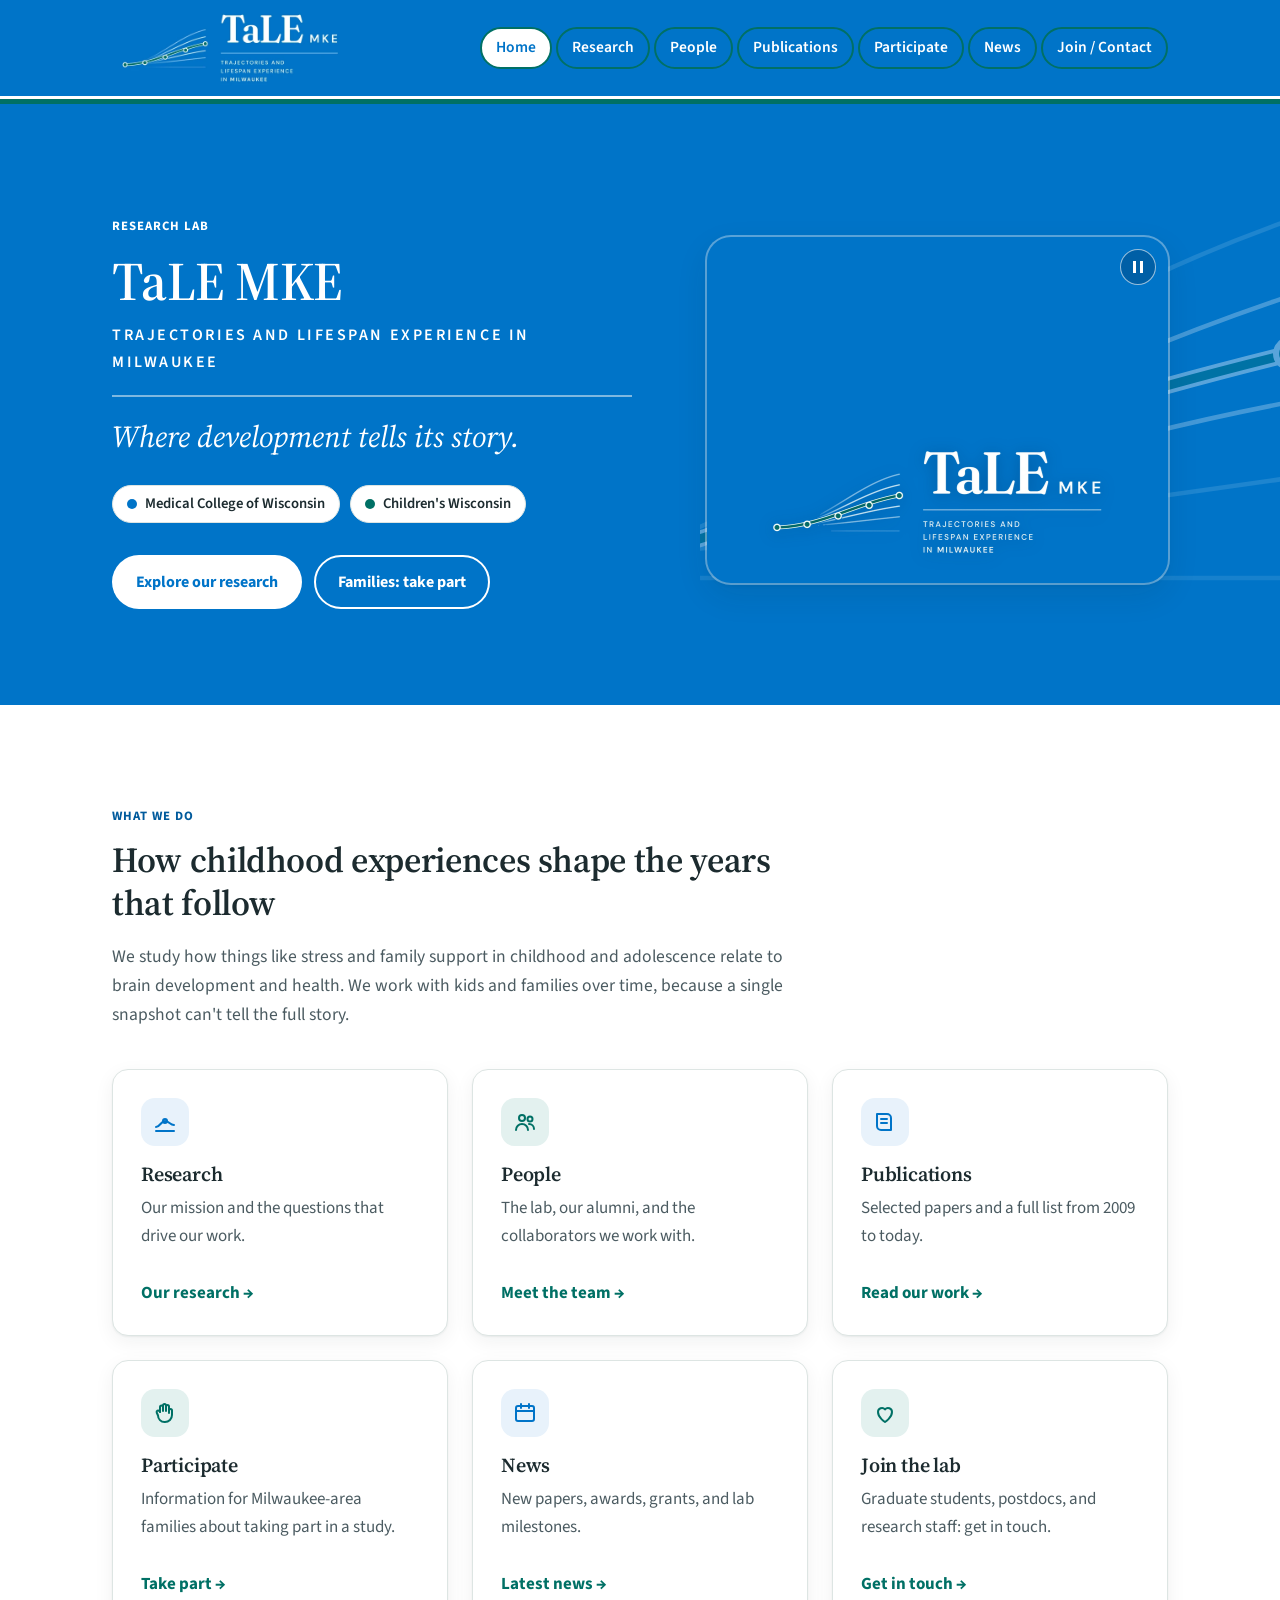
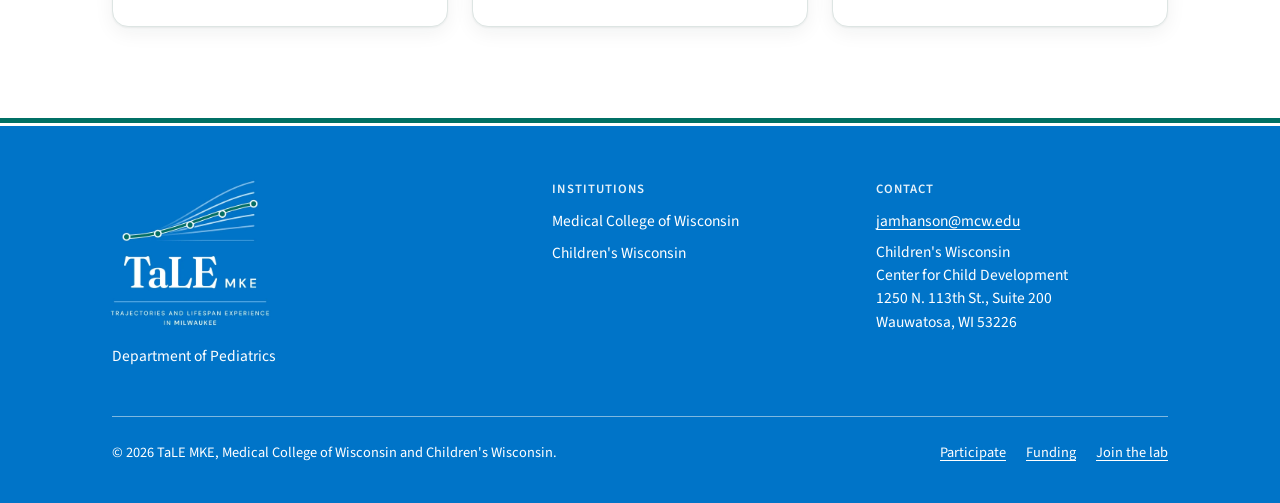
<file: index.html>
<!DOCTYPE html>
<html lang="en" class="no-js">
<head>
  <meta charset="utf-8">
  <meta name="viewport" content="width=device-width, initial-scale=1">
  <title>TaLE MKE | Trajectories and Lifespan Experience in Milwaukee</title>
  <meta name="description" content="TaLE MKE studies how childhood experiences relate to brain development, health, and aging. A research lab at the Medical College of Wisconsin and Children's Wisconsin led by Jamie Hanson.">
  <link rel="icon" href="assets/img/logo-mark.svg" type="image/svg+xml">
  <link rel="preconnect" href="https://fonts.googleapis.com">
  <link rel="preconnect" href="https://fonts.gstatic.com" crossorigin>
  <link href="https://fonts.googleapis.com/css2?family=Source+Sans+3:wght@400;600;700&family=Source+Serif+4:ital,opsz,wght@0,8..60,600;0,8..60,700;1,8..60,500&display=swap" rel="stylesheet">
  <link rel="stylesheet" href="css/styles.css?v=8952edb966">
</head>
<body>
  <a class="skip-link" href="#main">Skip to main content</a>

  <header class="site-header">
    <div class="container header-inner">
      <a class="brand" href="index.html">
        <img class="brand-logo" src="assets/img/logo-horizontal.webp" width="280" height="104"
             alt="TaLE MKE: Trajectories and Lifespan Experience in Milwaukee. Home">
      </a>
      <button class="nav-toggle" type="button" aria-expanded="false" aria-controls="site-nav">
        <span class="nav-toggle-bars" aria-hidden="true"></span>
        Menu
      </button>
      <nav class="site-nav" id="site-nav" aria-label="Main">
        <ul>
          <li><a href="index.html" aria-current="page">Home</a></li>
          <li><a href="research.html">Research</a></li>
          <li><a href="team.html">People</a></li>
          <li><a href="publications.html">Publications</a></li>
          <li><a href="participate.html">Participate</a></li>
          <li><a href="news.html">News</a></li>
          <li><a href="contact.html">Join / Contact</a></li>
        </ul>
      </nav>
    </div>
  </header>

  <main id="main">
    <section class="hero" aria-labelledby="hero-title">
    <svg class="trajectories" viewBox="0 0 600 400" preserveAspectRatio="xMaxYMid slice" aria-hidden="true" focusable="false">
      <g fill="none" stroke-linecap="round" stroke-width="3" stroke="var(--traj-fan)">
        <path d="M140 300 C260 270 380 150 580 80" opacity=".45"/>
        <path d="M140 300 C280 270 400 190 580 130"/>
        <path d="M140 300 C300 280 420 230 580 200"/>
        <path d="M140 300 C300 290 440 270 580 250" opacity=".45"/>
        <path d="M140 316 H580" opacity=".35"/>
      </g>
      <path d="M20 318 C70 316 100 312 140 304 S250 270 310 250 S430 205 580 168" fill="none" stroke="#fff" stroke-width="11" stroke-linecap="round"/>
      <path d="M20 318 C70 316 100 312 140 304 S250 270 310 250 S430 205 580 168" fill="none" stroke="var(--color-secondary)" stroke-width="6" stroke-linecap="round"/>
      <g fill="var(--color-secondary)" stroke="#fff" stroke-width="4">
        <circle cx="20" cy="318" r="9"/><circle cx="140" cy="304" r="9"/><circle cx="310" cy="250" r="9"/><circle cx="450" cy="206" r="9"/><circle cx="580" cy="168" r="9"/>
      </g>
    </svg>
      <div class="container hero-grid">
        <div>
          <span class="eyebrow">Research lab</span>
          <h1 id="hero-title">TaLE MKE</h1>
          <p class="hero-expansion">Trajectories and Lifespan Experience in Milwaukee</p>
          <p class="hero-tagline">Where development tells its story.</p>
          <ul class="affiliations" aria-label="Affiliations">
            <li><span class="dot dot-primary" aria-hidden="true"></span>Medical College of Wisconsin</li>
            <li><span class="dot dot-secondary" aria-hidden="true"></span>Children's Wisconsin</li>
          </ul>
          <div class="btn-row">
            <a class="btn btn-primary" href="research.html">Explore our research</a>
            <a class="btn btn-secondary" href="participate.html">Families: take part</a>
          </div>
        </div>
        <div class="hero-media">
          <!-- Hero art: two brain illustrations crossfade under the logo (see tools/hero_art/).
               To use a lab group photo instead, replace this <figure> with a single <img>. -->
          <figure class="hero-art">
            <img class="hero-slide" src="assets/img/hero-brain-1.svg" width="800" height="600"
                 alt="Illustrations of a brain from an MRI template in the TaLE MKE colors, alternating between flowing trajectory lines and brains growing along a trajectory">
            <img class="hero-slide" src="assets/img/hero-brain-2.svg" width="800" height="600" alt="">
            <img class="hero-art-logo" src="assets/img/logo-horizontal-transparent.webp" width="720" height="268" alt="">
            <button class="hero-art-toggle" type="button" aria-pressed="false" aria-label="Pause the rotating images">
              <span class="icon-pause" aria-hidden="true"></span>
            </button>
          </figure>
        </div>
      </div>
    </section>

    <section class="section" aria-labelledby="what-we-do">
      <div class="container">
        <div class="section-head">
          <span class="eyebrow">What we do</span>
          <h2 id="what-we-do">How childhood experiences shape the years that follow</h2>
          <p>We study how things like stress and family support in childhood and adolescence relate
          to brain development and health. We work with kids and families over time, because a single
          snapshot can't tell the full story.</p>
        </div>
        <div class="grid grid-3">
          <a class="card card-link" href="research.html">
            <span class="card-icon"><svg viewBox="0 0 24 24" fill="none" stroke="currentColor" stroke-width="2" stroke-linecap="round" stroke-linejoin="round" aria-hidden="true" focusable="false"><path d="M3 17c4 0 5-6 9-6s5 4 9 4"/><circle cx="12" cy="11" r="2"/><path d="M3 21h18"/></svg></span>
            <h3>Research</h3>
            <p>Our mission and the questions that drive our work.</p>
            <span class="card-cta">Our research</span>
          </a>
          <a class="card card-link" href="team.html">
            <span class="card-icon alt"><svg viewBox="0 0 24 24" fill="none" stroke="currentColor" stroke-width="2" stroke-linecap="round" stroke-linejoin="round" aria-hidden="true" focusable="false"><circle cx="9" cy="8" r="3"/><path d="M3 20c0-3.3 2.7-6 6-6s6 2.7 6 6"/><circle cx="17" cy="9" r="2.5"/><path d="M16 14c2.8 0 5 2.2 5 5"/></svg></span>
            <h3>People</h3>
            <p>The lab, our alumni, and the collaborators we work with.</p>
            <span class="card-cta">Meet the team</span>
          </a>
          <a class="card card-link" href="publications.html">
            <span class="card-icon"><svg viewBox="0 0 24 24" fill="none" stroke="currentColor" stroke-width="2" stroke-linecap="round" stroke-linejoin="round" aria-hidden="true" focusable="false"><path d="M4 4h10a4 4 0 0 1 4 4v12H8a4 4 0 0 1-4-4z"/><path d="M8 9h6M8 13h6"/></svg></span>
            <h3>Publications</h3>
            <p>Selected papers and a full list from 2009 to today.</p>
            <span class="card-cta">Read our work</span>
          </a>
          <a class="card card-link" href="participate.html">
            <span class="card-icon alt"><svg viewBox="0 0 24 24" fill="none" stroke="currentColor" stroke-width="2" stroke-linecap="round" stroke-linejoin="round" aria-hidden="true" focusable="false"><path d="M7 11V6a1.5 1.5 0 0 1 3 0v4M10 10V4.5a1.5 1.5 0 0 1 3 0V10M13 10V5.5a1.5 1.5 0 0 1 3 0V12"/><path d="M16 9.5a1.5 1.5 0 0 1 3 0V14a7 7 0 0 1-7 7h-.5A6.5 6.5 0 0 1 5 14.5l-1.3-3a1.5 1.5 0 0 1 2.6-1.4L7 11"/></svg></span>
            <h3>Participate</h3>
            <p>Information for Milwaukee-area families about taking part in a study.</p>
            <span class="card-cta">Take part</span>
          </a>
          <a class="card card-link" href="news.html">
            <span class="card-icon"><svg viewBox="0 0 24 24" fill="none" stroke="currentColor" stroke-width="2" stroke-linecap="round" stroke-linejoin="round" aria-hidden="true" focusable="false"><rect x="3" y="5" width="18" height="15" rx="2"/><path d="M3 10h18M8 3v4M16 3v4"/></svg></span>
            <h3>News</h3>
            <p>New papers, awards, grants, and lab milestones.</p>
            <span class="card-cta">Latest news</span>
          </a>
          <a class="card card-link" href="contact.html">
            <span class="card-icon alt"><svg viewBox="0 0 24 24" fill="none" stroke="currentColor" stroke-width="2" stroke-linecap="round" stroke-linejoin="round" aria-hidden="true" focusable="false"><path d="M12 21s-7-4.4-7-10a4 4 0 0 1 7-2.6A4 4 0 0 1 19 11c0 5.6-7 10-7 10z"/></svg></span>
            <h3>Join the lab</h3>
            <p>Graduate students, postdocs, and research staff: get in touch.</p>
            <span class="card-cta">Get in touch</span>
          </a>
        </div>
      </div>
    </section>
  </main>

  <footer class="site-footer">
    <div class="container">
      <div class="footer-grid">
        <div>
          <img class="footer-logo" src="assets/img/logo-square.webp" width="200" height="185"
               alt="TaLE MKE: Trajectories and Lifespan Experience in Milwaukee">
          <p>Department of Pediatrics</p>
        </div>
        <div>
          <h2>Institutions</h2>
          <ul>
            <li>Medical College of Wisconsin</li>
            <li>Children's Wisconsin</li>
          </ul>
        </div>
        <div>
          <h2>Contact</h2>
          <p><a href="mailto:jamhanson@mcw.edu">jamhanson@mcw.edu</a></p>
          <address>Children's Wisconsin<br>Center for Child Development<br>1250 N. 113th St., Suite 200<br>Wauwatosa, WI 53226</address>
        </div>
      </div>
      <div class="footer-bottom">
        <p>&copy; <span id="year">2026</span> TaLE MKE, Medical College of Wisconsin and Children's Wisconsin.</p>
        <ul class="footer-links">
          <li><a href="participate.html">Participate</a></li>
          <li><a href="funding.html">Funding</a></li>
          <li><a href="contact.html">Join the lab</a></li>
        </ul>
      </div>
    </div>
  </footer>

  <script src="js/main.js?v=6934fd35f8"></script>
</body>
</html>
</file>
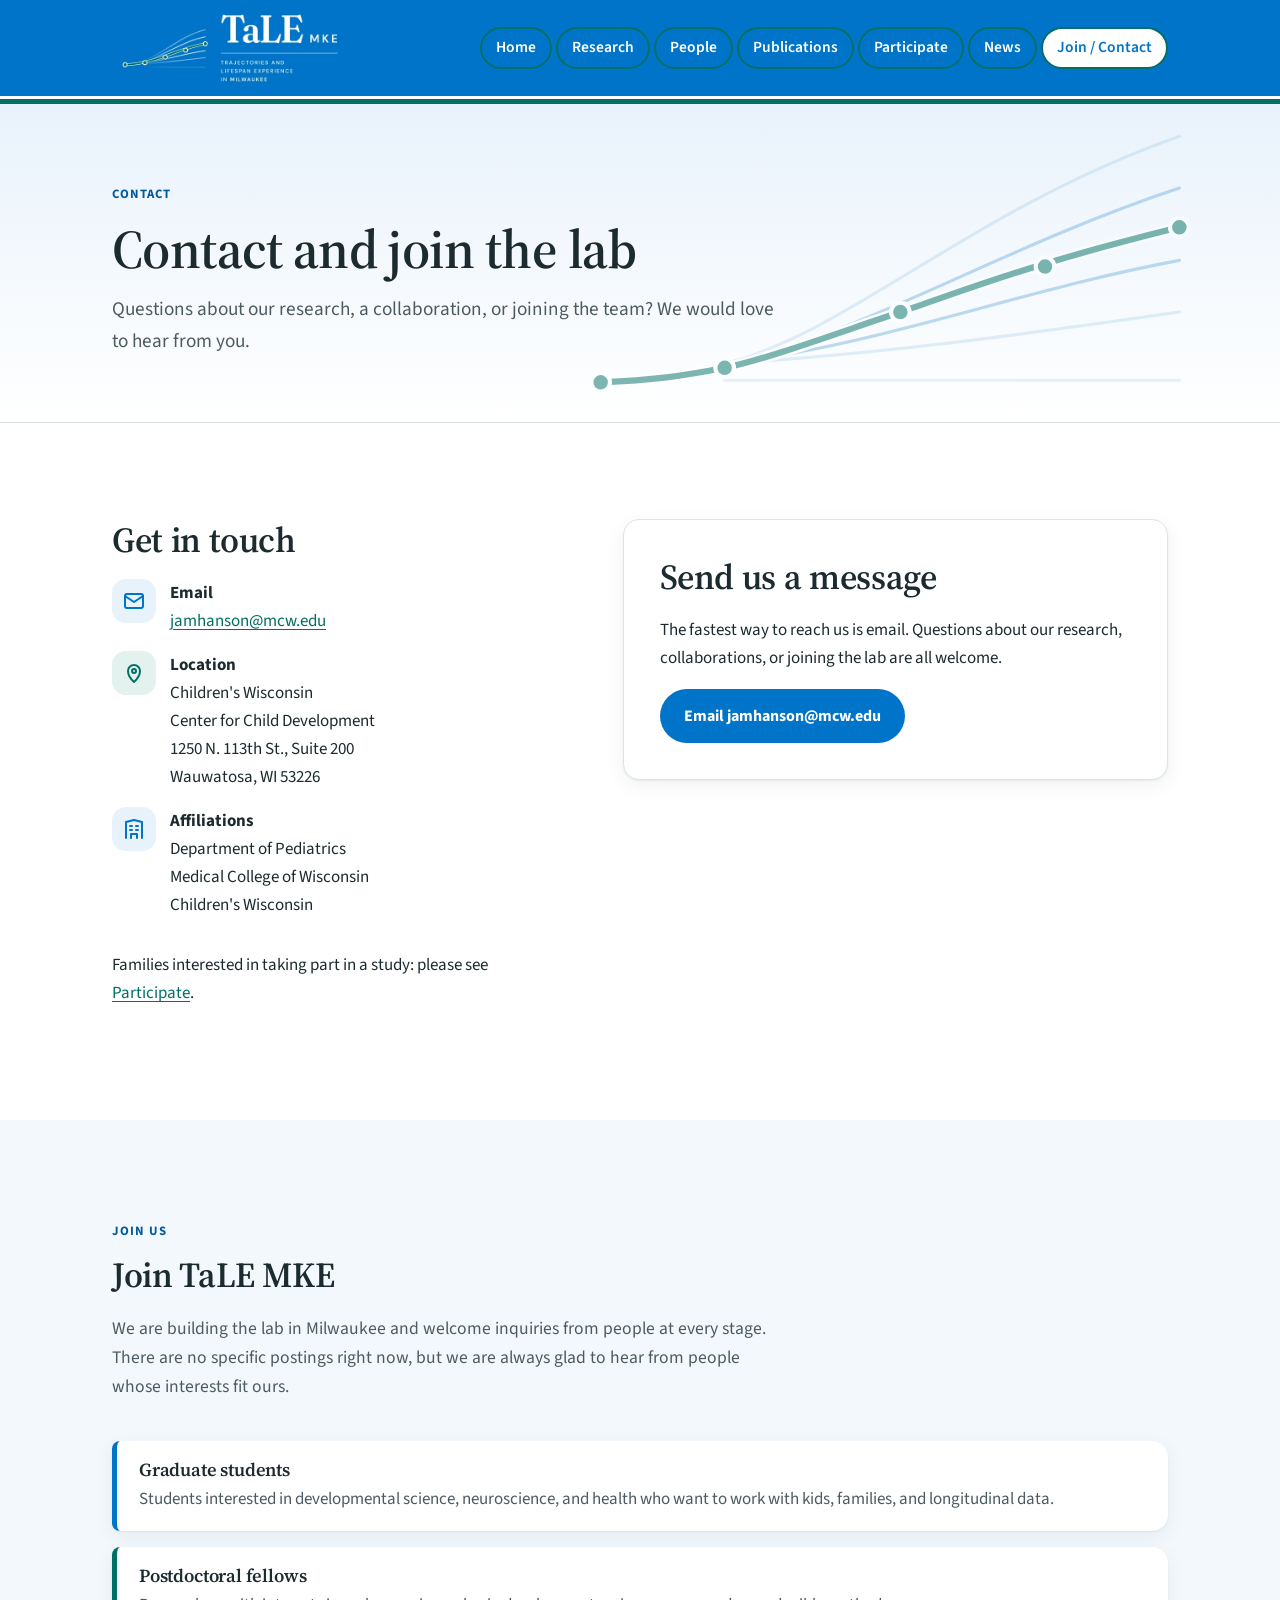
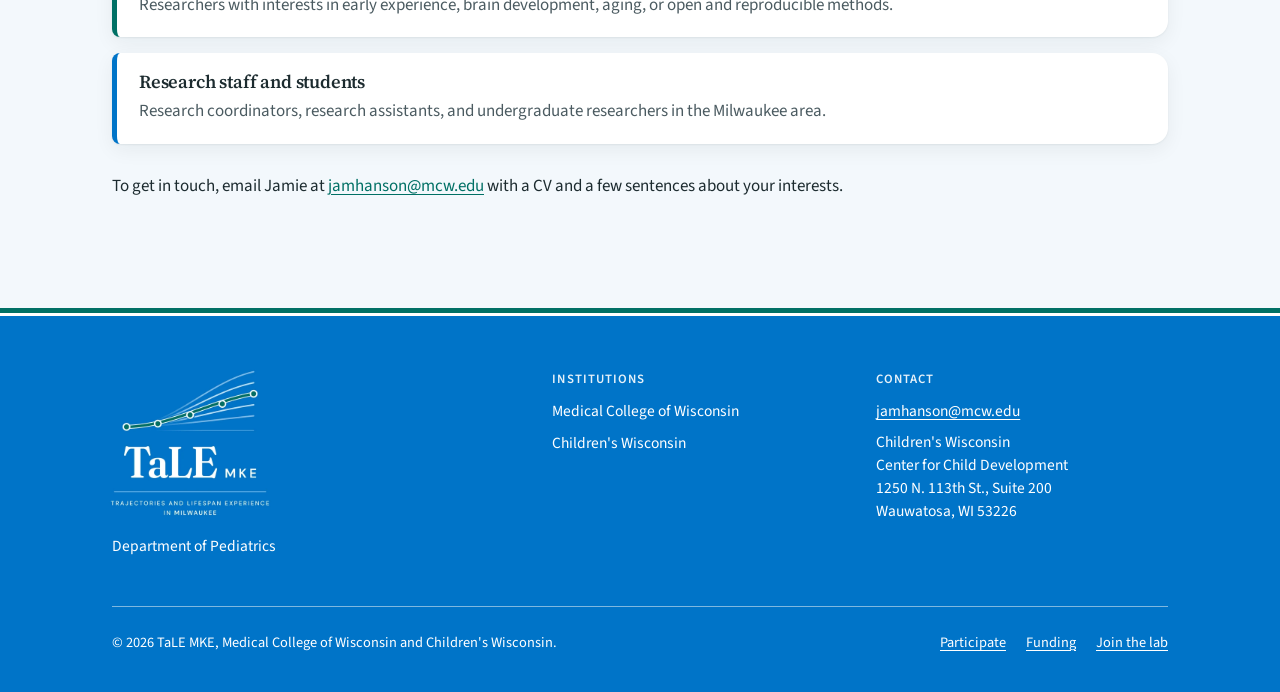
<file: contact.html>
<!DOCTYPE html>
<html lang="en" class="no-js">
<head>
  <meta charset="utf-8">
  <meta name="viewport" content="width=device-width, initial-scale=1">
  <title>Contact and Join | TaLE MKE</title>
  <meta name="description" content="Contact TaLE MKE, and how graduate students, postdocs, and research staff can join the lab.">
  <link rel="icon" href="assets/img/logo-mark.svg" type="image/svg+xml">
  <link rel="preconnect" href="https://fonts.googleapis.com">
  <link rel="preconnect" href="https://fonts.gstatic.com" crossorigin>
  <link href="https://fonts.googleapis.com/css2?family=Source+Sans+3:wght@400;600;700&family=Source+Serif+4:ital,opsz,wght@0,8..60,600;0,8..60,700;1,8..60,500&display=swap" rel="stylesheet">
  <link rel="stylesheet" href="css/styles.css?v=8952edb966">
</head>
<body>
  <a class="skip-link" href="#main">Skip to main content</a>

  <header class="site-header">
    <div class="container header-inner">
      <a class="brand" href="index.html">
        <img class="brand-logo" src="assets/img/logo-horizontal.webp" width="280" height="104"
             alt="TaLE MKE: Trajectories and Lifespan Experience in Milwaukee. Home">
      </a>
      <button class="nav-toggle" type="button" aria-expanded="false" aria-controls="site-nav">
        <span class="nav-toggle-bars" aria-hidden="true"></span>
        Menu
      </button>
      <nav class="site-nav" id="site-nav" aria-label="Main">
        <ul>
          <li><a href="index.html">Home</a></li>
          <li><a href="research.html">Research</a></li>
          <li><a href="team.html">People</a></li>
          <li><a href="publications.html">Publications</a></li>
          <li><a href="participate.html">Participate</a></li>
          <li><a href="news.html">News</a></li>
          <li><a href="contact.html" aria-current="page">Join / Contact</a></li>
        </ul>
      </nav>
    </div>
  </header>

  <main id="main">
    <section class="page-hero" aria-labelledby="page-title">
    <svg class="trajectories" viewBox="0 0 600 400" preserveAspectRatio="xMaxYMid slice" aria-hidden="true" focusable="false">
      <g fill="none" stroke-linecap="round" stroke-width="3" stroke="var(--traj-fan)">
        <path d="M140 300 C260 270 380 150 580 80" opacity=".45"/>
        <path d="M140 300 C280 270 400 190 580 130"/>
        <path d="M140 300 C300 280 420 230 580 200"/>
        <path d="M140 300 C300 290 440 270 580 250" opacity=".45"/>
        <path d="M140 316 H580" opacity=".35"/>
      </g>
      <path d="M20 318 C70 316 100 312 140 304 S250 270 310 250 S430 205 580 168" fill="none" stroke="#fff" stroke-width="11" stroke-linecap="round"/>
      <path d="M20 318 C70 316 100 312 140 304 S250 270 310 250 S430 205 580 168" fill="none" stroke="var(--color-secondary)" stroke-width="6" stroke-linecap="round"/>
      <g fill="var(--color-secondary)" stroke="#fff" stroke-width="4">
        <circle cx="20" cy="318" r="9"/><circle cx="140" cy="304" r="9"/><circle cx="310" cy="250" r="9"/><circle cx="450" cy="206" r="9"/><circle cx="580" cy="168" r="9"/>
      </g>
    </svg>
      <div class="container">
        <span class="eyebrow">Contact</span>
        <h1 id="page-title">Contact and join the lab</h1>
        <p class="lede">Questions about our research, a collaboration, or joining the team? We would love to hear from you.</p>
      </div>
    </section>

    <section class="section" aria-labelledby="contact-title">
      <div class="container contact-grid">
        <div>
          <h2 id="contact-title">Get in touch</h2>
          <ul class="contact-list">
            <li>
              <span class="card-icon"><svg viewBox="0 0 24 24" fill="none" stroke="currentColor" stroke-width="2" stroke-linecap="round" stroke-linejoin="round" aria-hidden="true" focusable="false"><rect x="3" y="5" width="18" height="14" rx="2"/><path d="m3 7 9 6 9-6"/></svg></span>
              <div>
                <strong>Email</strong>
                <a href="mailto:jamhanson@mcw.edu">jamhanson@mcw.edu</a>
              </div>
            </li>
            <li>
              <span class="card-icon alt"><svg viewBox="0 0 24 24" fill="none" stroke="currentColor" stroke-width="2" stroke-linecap="round" stroke-linejoin="round" aria-hidden="true" focusable="false"><path d="M12 21s-6-5.5-6-11a6 6 0 0 1 12 0c0 5.5-6 11-6 11z"/><circle cx="12" cy="10" r="2"/></svg></span>
              <div>
                <strong>Location</strong>
                <address>Children's Wisconsin<br>Center for Child Development<br>1250 N. 113th St., Suite 200<br>Wauwatosa, WI 53226</address>
              </div>
            </li>
            <li>
              <span class="card-icon"><svg viewBox="0 0 24 24" fill="none" stroke="currentColor" stroke-width="2" stroke-linecap="round" stroke-linejoin="round" aria-hidden="true" focusable="false"><path d="M4 21V5l8-2 8 2v16"/><path d="M9 21v-4h6v4M8 9h2M14 9h2M8 13h2M14 13h2"/></svg></span>
              <div>
                <strong>Affiliations</strong>
                Department of Pediatrics<br>Medical College of Wisconsin<br>Children's Wisconsin
              </div>
            </li>
          </ul>
          <p>Families interested in taking part in a study: please see <a href="participate.html">Participate</a>.</p>
        </div>

        <div class="card form-card email-card">
          <h2 id="form-title">Send us a message</h2>
          <p>The fastest way to reach us is email. Questions about our research, collaborations, or
          joining the lab are all welcome.</p>
          <a class="btn btn-primary" href="mailto:jamhanson@mcw.edu?subject=TaLE%20MKE">Email jamhanson@mcw.edu</a>
        </div>
      </div>
    </section>

    <section class="section section-band" aria-labelledby="join-title">
      <div class="container">
        <div class="section-head">
          <span class="eyebrow">Join us</span>
          <h2 id="join-title">Join TaLE MKE</h2>
          <p>We are building the lab in Milwaukee and welcome inquiries from people at every stage. There are no
          specific postings right now, but we are always glad to hear from people whose interests fit ours.</p>
        </div>
        <ul class="position-list">
            <li class="position">
              <h3>Graduate students</h3>
              <p>Students interested in developmental science, neuroscience, and health who want to work with kids, families, and longitudinal data.</p>
            </li>
            <li class="position">
              <h3>Postdoctoral fellows</h3>
              <p>Researchers with interests in early experience, brain development, aging, or open and reproducible methods.</p>
            </li>
            <li class="position">
              <h3>Research staff and students</h3>
              <p>Research coordinators, research assistants, and undergraduate researchers in the Milwaukee area.</p>
            </li>
        </ul>
        <p style="margin-top:28px">To get in touch, email Jamie at <a href="mailto:jamhanson@mcw.edu">jamhanson@mcw.edu</a> with a CV
        and a few sentences about your interests.</p>
      </div>
    </section>
  </main>

  <footer class="site-footer">
    <div class="container">
      <div class="footer-grid">
        <div>
          <img class="footer-logo" src="assets/img/logo-square.webp" width="200" height="185"
               alt="TaLE MKE: Trajectories and Lifespan Experience in Milwaukee">
          <p>Department of Pediatrics</p>
        </div>
        <div>
          <h2>Institutions</h2>
          <ul>
            <li>Medical College of Wisconsin</li>
            <li>Children's Wisconsin</li>
          </ul>
        </div>
        <div>
          <h2>Contact</h2>
          <p><a href="mailto:jamhanson@mcw.edu">jamhanson@mcw.edu</a></p>
          <address>Children's Wisconsin<br>Center for Child Development<br>1250 N. 113th St., Suite 200<br>Wauwatosa, WI 53226</address>
        </div>
      </div>
      <div class="footer-bottom">
        <p>&copy; <span id="year">2026</span> TaLE MKE, Medical College of Wisconsin and Children's Wisconsin.</p>
        <ul class="footer-links">
          <li><a href="participate.html">Participate</a></li>
          <li><a href="funding.html">Funding</a></li>
          <li><a href="contact.html">Join the lab</a></li>
        </ul>
      </div>
    </div>
  </footer>

  <script src="js/main.js?v=6934fd35f8"></script>
</body>
</html>
</file>
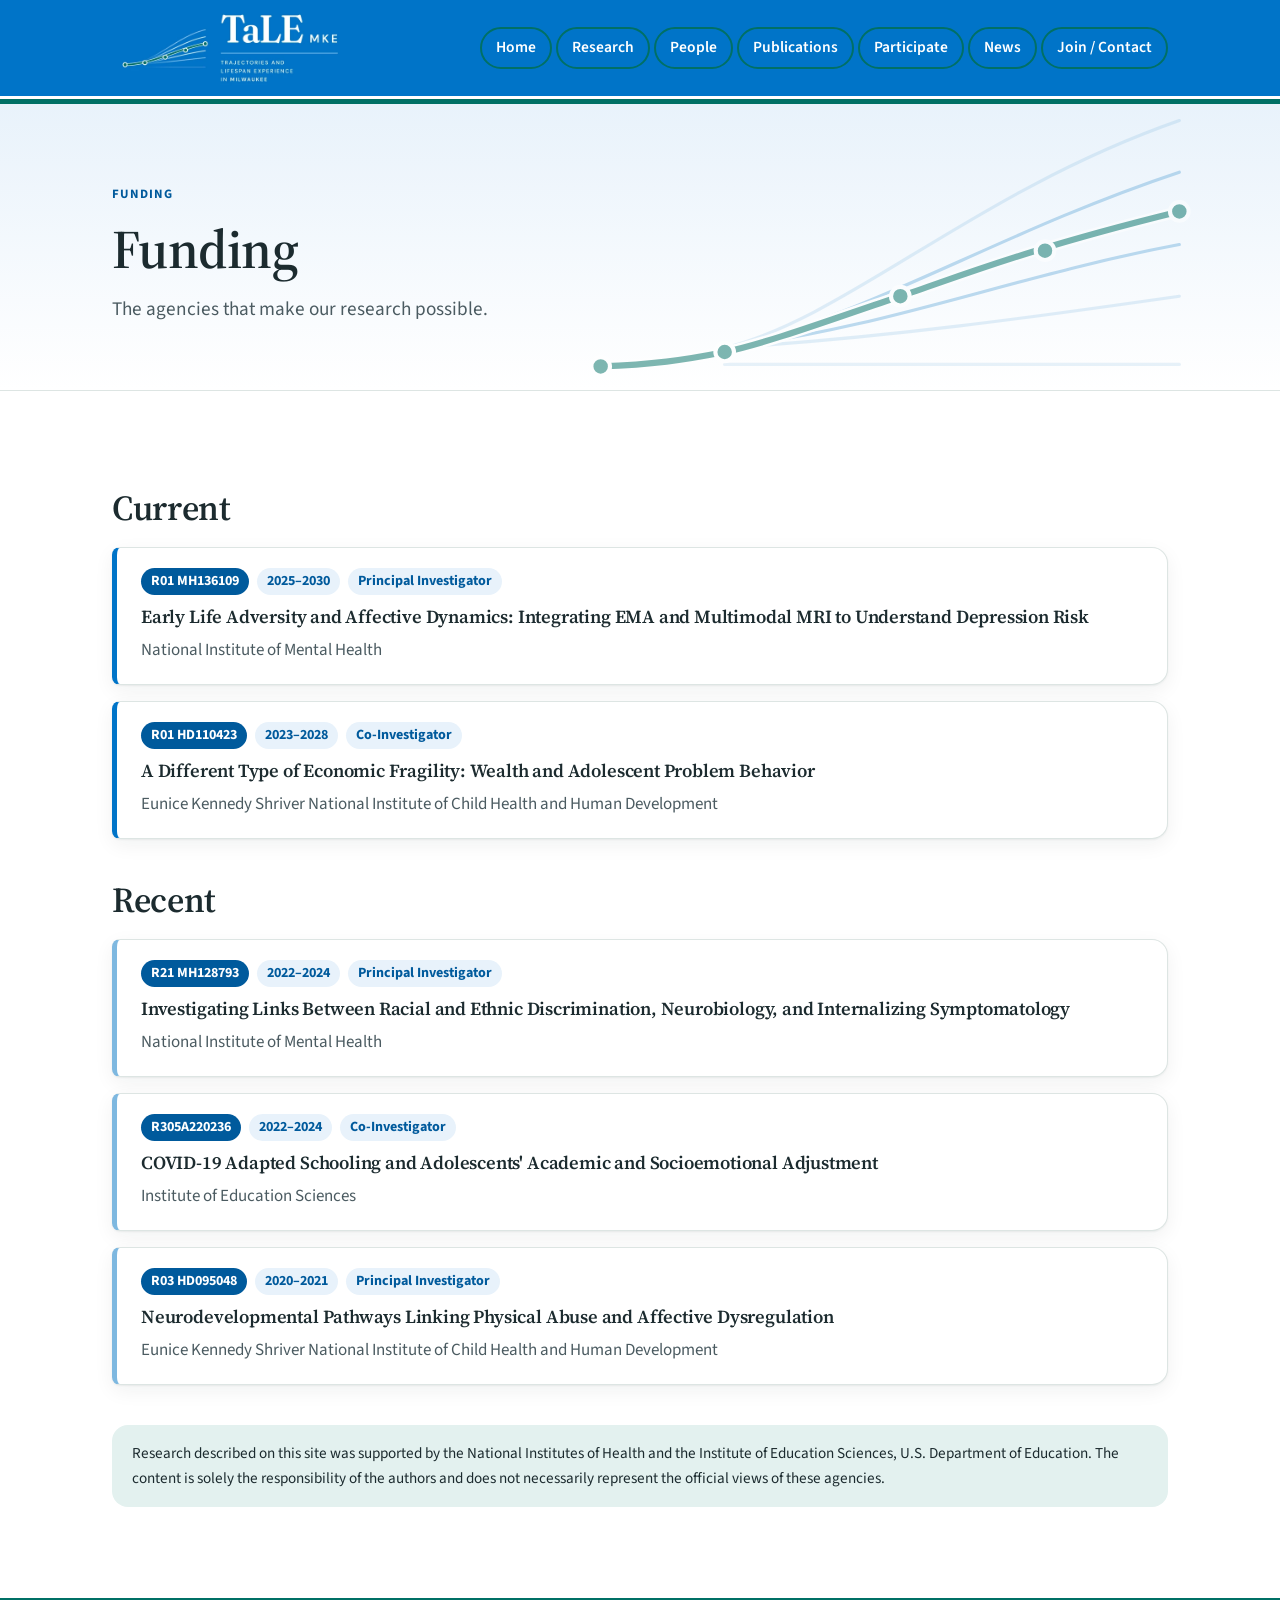
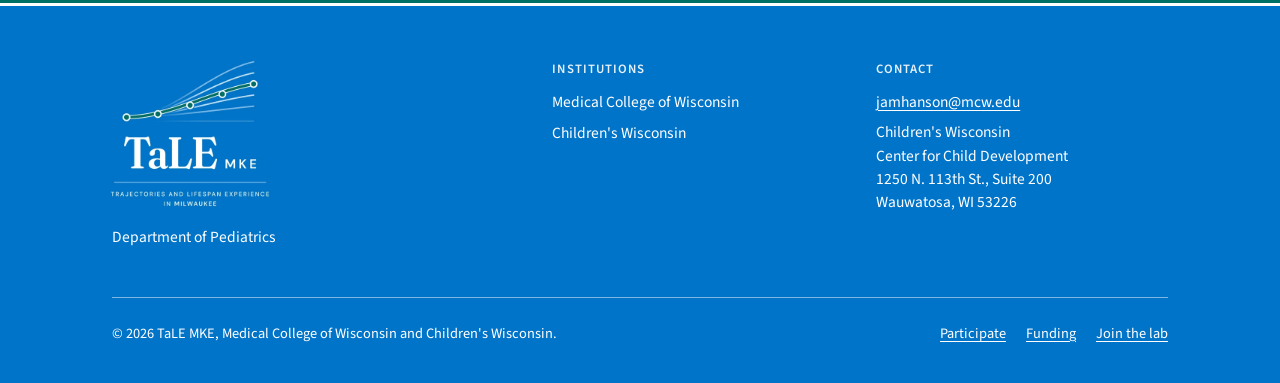
<file: funding.html>
<!DOCTYPE html>
<html lang="en" class="no-js">
<head>
  <meta charset="utf-8">
  <meta name="viewport" content="width=device-width, initial-scale=1">
  <title>Funding | TaLE MKE</title>
  <meta name="description" content="Current and recent grants supporting TaLE MKE research.">
  <link rel="icon" href="assets/img/logo-mark.svg" type="image/svg+xml">
  <link rel="preconnect" href="https://fonts.googleapis.com">
  <link rel="preconnect" href="https://fonts.gstatic.com" crossorigin>
  <link href="https://fonts.googleapis.com/css2?family=Source+Sans+3:wght@400;600;700&family=Source+Serif+4:ital,opsz,wght@0,8..60,600;0,8..60,700;1,8..60,500&display=swap" rel="stylesheet">
  <link rel="stylesheet" href="css/styles.css?v=8952edb966">
</head>
<body>
  <a class="skip-link" href="#main">Skip to main content</a>

  <header class="site-header">
    <div class="container header-inner">
      <a class="brand" href="index.html">
        <img class="brand-logo" src="assets/img/logo-horizontal.webp" width="280" height="104"
             alt="TaLE MKE: Trajectories and Lifespan Experience in Milwaukee. Home">
      </a>
      <button class="nav-toggle" type="button" aria-expanded="false" aria-controls="site-nav">
        <span class="nav-toggle-bars" aria-hidden="true"></span>
        Menu
      </button>
      <nav class="site-nav" id="site-nav" aria-label="Main">
        <ul>
          <li><a href="index.html">Home</a></li>
          <li><a href="research.html">Research</a></li>
          <li><a href="team.html">People</a></li>
          <li><a href="publications.html">Publications</a></li>
          <li><a href="participate.html">Participate</a></li>
          <li><a href="news.html">News</a></li>
          <li><a href="contact.html">Join / Contact</a></li>
        </ul>
      </nav>
    </div>
  </header>

  <main id="main">
    <section class="page-hero" aria-labelledby="page-title">
    <svg class="trajectories" viewBox="0 0 600 400" preserveAspectRatio="xMaxYMid slice" aria-hidden="true" focusable="false">
      <g fill="none" stroke-linecap="round" stroke-width="3" stroke="var(--traj-fan)">
        <path d="M140 300 C260 270 380 150 580 80" opacity=".45"/>
        <path d="M140 300 C280 270 400 190 580 130"/>
        <path d="M140 300 C300 280 420 230 580 200"/>
        <path d="M140 300 C300 290 440 270 580 250" opacity=".45"/>
        <path d="M140 316 H580" opacity=".35"/>
      </g>
      <path d="M20 318 C70 316 100 312 140 304 S250 270 310 250 S430 205 580 168" fill="none" stroke="#fff" stroke-width="11" stroke-linecap="round"/>
      <path d="M20 318 C70 316 100 312 140 304 S250 270 310 250 S430 205 580 168" fill="none" stroke="var(--color-secondary)" stroke-width="6" stroke-linecap="round"/>
      <g fill="var(--color-secondary)" stroke="#fff" stroke-width="4">
        <circle cx="20" cy="318" r="9"/><circle cx="140" cy="304" r="9"/><circle cx="310" cy="250" r="9"/><circle cx="450" cy="206" r="9"/><circle cx="580" cy="168" r="9"/>
      </g>
    </svg>
      <div class="container">
        <span class="eyebrow">Funding</span>
        <h1 id="page-title">Funding</h1>
        <p class="lede">The agencies that make our research possible.</p>
      </div>
    </section>

    <section class="section" aria-labelledby="current-title">
      <div class="container">
        <h2 id="current-title">Current</h2>
        <ul class="grant-list">
          <li class="grant">
            <p class="grant-meta"><span class="grant-id">R01 MH136109</span> <span>2025–2030</span> <span>Principal Investigator</span></p>
            <h3>Early Life Adversity and Affective Dynamics: Integrating EMA and Multimodal MRI to Understand Depression Risk</h3>
            <p class="grant-funder">National Institute of Mental Health</p>
          </li>
          <li class="grant">
            <p class="grant-meta"><span class="grant-id">R01 HD110423</span> <span>2023–2028</span> <span>Co-Investigator</span></p>
            <h3>A Different Type of Economic Fragility: Wealth and Adolescent Problem Behavior</h3>
            <p class="grant-funder">Eunice Kennedy Shriver National Institute of Child Health and Human Development</p>
          </li>
        </ul>
        <h2 id="recent-title" class="grant-heading">Recent</h2>
        <ul class="grant-list">
          <li class="grant">
            <p class="grant-meta"><span class="grant-id">R21 MH128793</span> <span>2022–2024</span> <span>Principal Investigator</span></p>
            <h3>Investigating Links Between Racial and Ethnic Discrimination, Neurobiology, and Internalizing Symptomatology</h3>
            <p class="grant-funder">National Institute of Mental Health</p>
          </li>
          <li class="grant">
            <p class="grant-meta"><span class="grant-id">R305A220236</span> <span>2022–2024</span> <span>Co-Investigator</span></p>
            <h3>COVID-19 Adapted Schooling and Adolescents&#x27; Academic and Socioemotional Adjustment</h3>
            <p class="grant-funder">Institute of Education Sciences</p>
          </li>
          <li class="grant">
            <p class="grant-meta"><span class="grant-id">R03 HD095048</span> <span>2020–2021</span> <span>Principal Investigator</span></p>
            <h3>Neurodevelopmental Pathways Linking Physical Abuse and Affective Dysregulation</h3>
            <p class="grant-funder">Eunice Kennedy Shriver National Institute of Child Health and Human Development</p>
          </li>
        </ul>
        <p class="note funding-note">Research described on this site was supported by the National Institutes of
        Health and the Institute of Education Sciences, U.S. Department of Education. The content is solely the
        responsibility of the authors and does not necessarily represent the official views of these agencies.</p>
      </div>
    </section>
  </main>

  <footer class="site-footer">
    <div class="container">
      <div class="footer-grid">
        <div>
          <img class="footer-logo" src="assets/img/logo-square.webp" width="200" height="185"
               alt="TaLE MKE: Trajectories and Lifespan Experience in Milwaukee">
          <p>Department of Pediatrics</p>
        </div>
        <div>
          <h2>Institutions</h2>
          <ul>
            <li>Medical College of Wisconsin</li>
            <li>Children's Wisconsin</li>
          </ul>
        </div>
        <div>
          <h2>Contact</h2>
          <p><a href="mailto:jamhanson@mcw.edu">jamhanson@mcw.edu</a></p>
          <address>Children's Wisconsin<br>Center for Child Development<br>1250 N. 113th St., Suite 200<br>Wauwatosa, WI 53226</address>
        </div>
      </div>
      <div class="footer-bottom">
        <p>&copy; <span id="year">2026</span> TaLE MKE, Medical College of Wisconsin and Children's Wisconsin.</p>
        <ul class="footer-links">
          <li><a href="participate.html">Participate</a></li>
          <li><a href="funding.html">Funding</a></li>
          <li><a href="contact.html">Join the lab</a></li>
        </ul>
      </div>
    </div>
  </footer>

  <script src="js/main.js?v=6934fd35f8"></script>
</body>
</html>
</file>
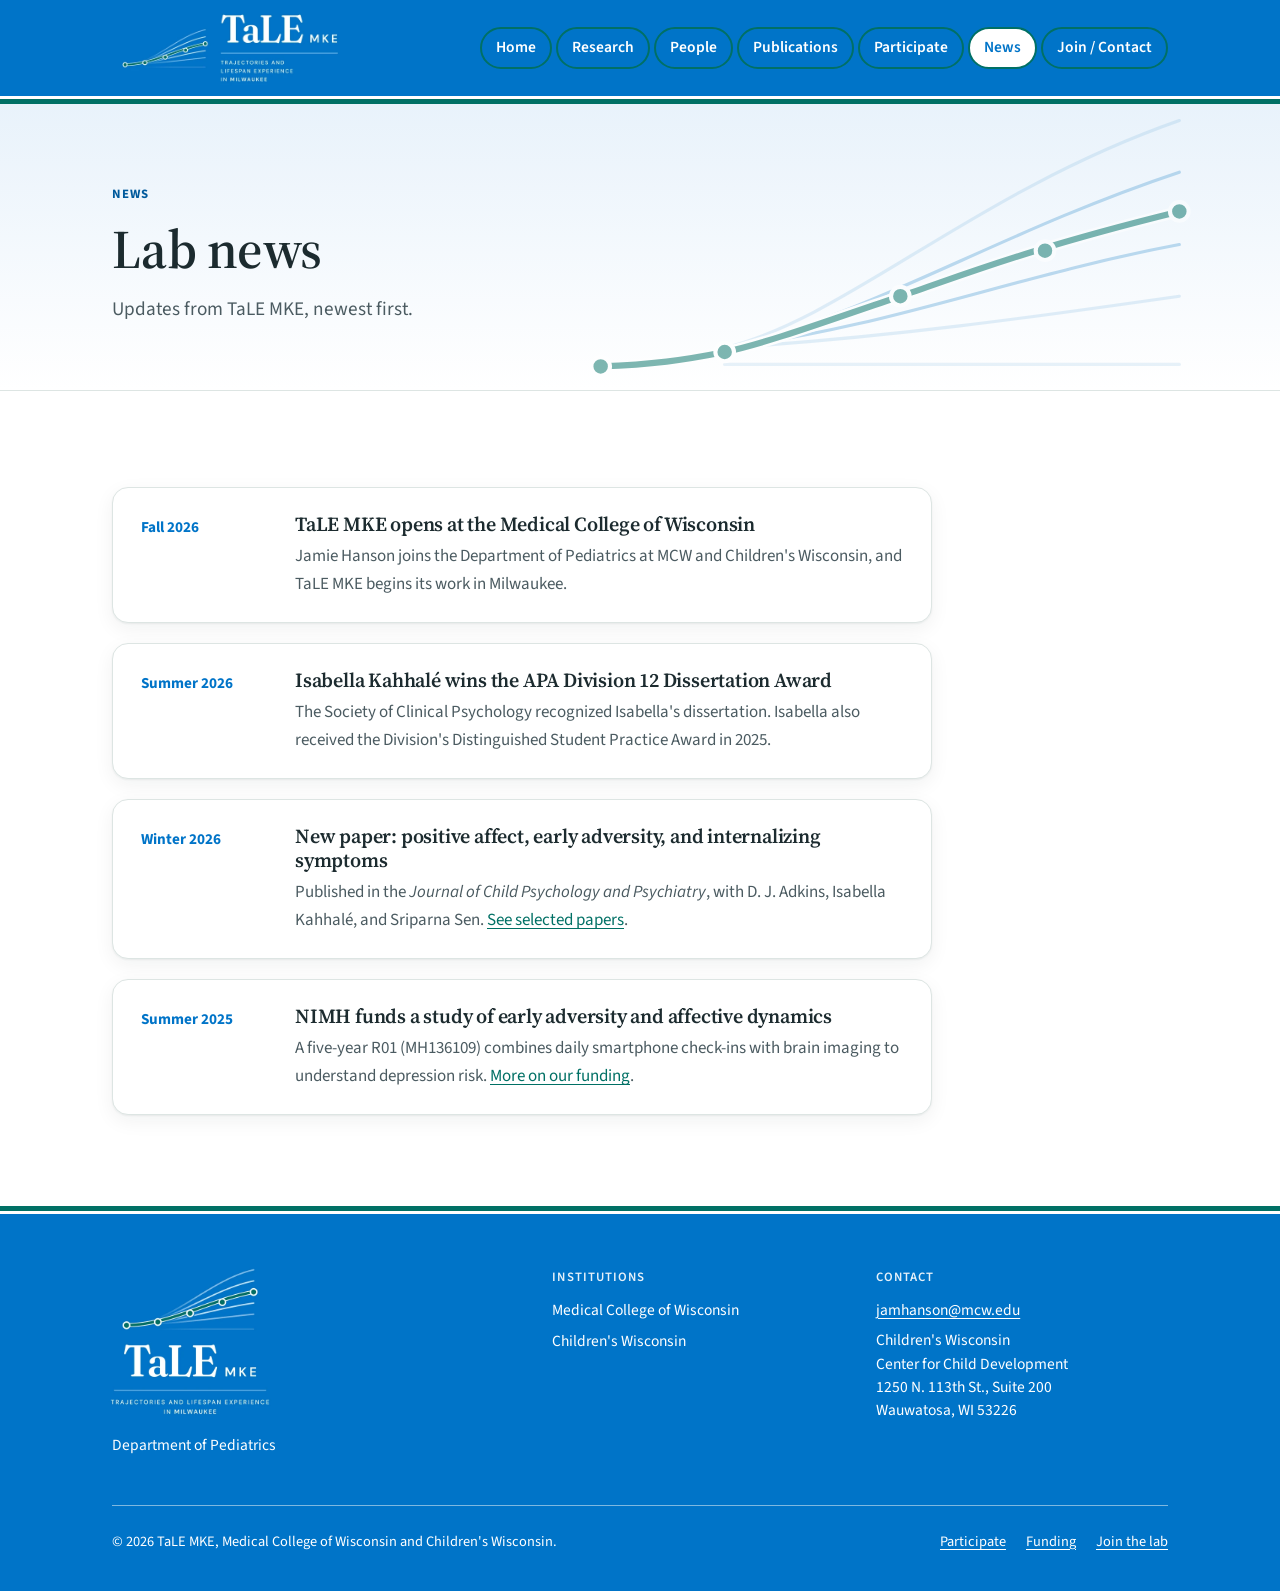
<file: news.html>
<!DOCTYPE html>
<html lang="en" class="no-js">
<head>
  <meta charset="utf-8">
  <meta name="viewport" content="width=device-width, initial-scale=1">
  <title>News | TaLE MKE</title>
  <meta name="description" content="News and updates from TaLE MKE.">
  <link rel="icon" href="assets/img/logo-mark.svg" type="image/svg+xml">
  <link rel="preconnect" href="https://fonts.googleapis.com">
  <link rel="preconnect" href="https://fonts.gstatic.com" crossorigin>
  <link href="https://fonts.googleapis.com/css2?family=Source+Sans+3:wght@400;600;700&family=Source+Serif+4:ital,opsz,wght@0,8..60,600;0,8..60,700;1,8..60,500&display=swap" rel="stylesheet">
  <link rel="stylesheet" href="css/styles.css?v=8952edb966">
</head>
<body>
  <a class="skip-link" href="#main">Skip to main content</a>

  <header class="site-header">
    <div class="container header-inner">
      <a class="brand" href="index.html">
        <img class="brand-logo" src="assets/img/logo-horizontal.webp" width="280" height="104"
             alt="TaLE MKE: Trajectories and Lifespan Experience in Milwaukee. Home">
      </a>
      <button class="nav-toggle" type="button" aria-expanded="false" aria-controls="site-nav">
        <span class="nav-toggle-bars" aria-hidden="true"></span>
        Menu
      </button>
      <nav class="site-nav" id="site-nav" aria-label="Main">
        <ul>
          <li><a href="index.html">Home</a></li>
          <li><a href="research.html">Research</a></li>
          <li><a href="team.html">People</a></li>
          <li><a href="publications.html">Publications</a></li>
          <li><a href="participate.html">Participate</a></li>
          <li><a href="news.html" aria-current="page">News</a></li>
          <li><a href="contact.html">Join / Contact</a></li>
        </ul>
      </nav>
    </div>
  </header>

  <main id="main">
    <section class="page-hero" aria-labelledby="page-title">
    <svg class="trajectories" viewBox="0 0 600 400" preserveAspectRatio="xMaxYMid slice" aria-hidden="true" focusable="false">
      <g fill="none" stroke-linecap="round" stroke-width="3" stroke="var(--traj-fan)">
        <path d="M140 300 C260 270 380 150 580 80" opacity=".45"/>
        <path d="M140 300 C280 270 400 190 580 130"/>
        <path d="M140 300 C300 280 420 230 580 200"/>
        <path d="M140 300 C300 290 440 270 580 250" opacity=".45"/>
        <path d="M140 316 H580" opacity=".35"/>
      </g>
      <path d="M20 318 C70 316 100 312 140 304 S250 270 310 250 S430 205 580 168" fill="none" stroke="#fff" stroke-width="11" stroke-linecap="round"/>
      <path d="M20 318 C70 316 100 312 140 304 S250 270 310 250 S430 205 580 168" fill="none" stroke="var(--color-secondary)" stroke-width="6" stroke-linecap="round"/>
      <g fill="var(--color-secondary)" stroke="#fff" stroke-width="4">
        <circle cx="20" cy="318" r="9"/><circle cx="140" cy="304" r="9"/><circle cx="310" cy="250" r="9"/><circle cx="450" cy="206" r="9"/><circle cx="580" cy="168" r="9"/>
      </g>
    </svg>
      <div class="container">
        <span class="eyebrow">News</span>
        <h1 id="page-title">Lab news</h1>
        <p class="lede">Updates from TaLE MKE, newest first.</p>
      </div>
    </section>

    <section class="section">
      <div class="container">
        <!-- To add news: copy one <li class="news-item"> block to the top of the list. -->
        <ol class="news-list" reversed>
          <li class="news-item">
            <time class="news-date" datetime="2026-10">Fall 2026</time>
            <div>
              <h2>TaLE MKE opens at the Medical College of Wisconsin</h2>
              <p>Jamie Hanson joins the Department of Pediatrics at MCW and Children's Wisconsin, and TaLE MKE begins its work in Milwaukee.</p>
            </div>
          </li>
          <li class="news-item">
            <time class="news-date" datetime="2026-07">Summer 2026</time>
            <div>
              <h2>Isabella Kahhalé wins the APA Division 12 Dissertation Award</h2>
              <p>The Society of Clinical Psychology recognized Isabella's dissertation. Isabella also received the Division's Distinguished Student Practice Award in 2025.</p>
            </div>
          </li>
          <li class="news-item">
            <time class="news-date" datetime="2026-01-13">Winter 2026</time>
            <div>
              <h2>New paper: positive affect, early adversity, and internalizing symptoms</h2>
              <p>Published in the <cite>Journal of Child Psychology and Psychiatry</cite>, with D. J. Adkins, Isabella Kahhalé, and Sriparna Sen. <a href="publications.html#selected-title">See selected papers</a>.</p>
            </div>
          </li>
          <li class="news-item">
            <time class="news-date" datetime="2025-07-15">Summer 2025</time>
            <div>
              <h2>NIMH funds a study of early adversity and affective dynamics</h2>
              <p>A five-year R01 (MH136109) combines daily smartphone check-ins with brain imaging to understand depression risk. <a href="funding.html">More on our funding</a>.</p>
            </div>
          </li>
        </ol>
      </div>
    </section>
  </main>

  <footer class="site-footer">
    <div class="container">
      <div class="footer-grid">
        <div>
          <img class="footer-logo" src="assets/img/logo-square.webp" width="200" height="185"
               alt="TaLE MKE: Trajectories and Lifespan Experience in Milwaukee">
          <p>Department of Pediatrics</p>
        </div>
        <div>
          <h2>Institutions</h2>
          <ul>
            <li>Medical College of Wisconsin</li>
            <li>Children's Wisconsin</li>
          </ul>
        </div>
        <div>
          <h2>Contact</h2>
          <p><a href="mailto:jamhanson@mcw.edu">jamhanson@mcw.edu</a></p>
          <address>Children's Wisconsin<br>Center for Child Development<br>1250 N. 113th St., Suite 200<br>Wauwatosa, WI 53226</address>
        </div>
      </div>
      <div class="footer-bottom">
        <p>&copy; <span id="year">2026</span> TaLE MKE, Medical College of Wisconsin and Children's Wisconsin.</p>
        <ul class="footer-links">
          <li><a href="participate.html">Participate</a></li>
          <li><a href="funding.html">Funding</a></li>
          <li><a href="contact.html">Join the lab</a></li>
        </ul>
      </div>
    </div>
  </footer>

  <script src="js/main.js?v=6934fd35f8"></script>
</body>
</html>
</file>
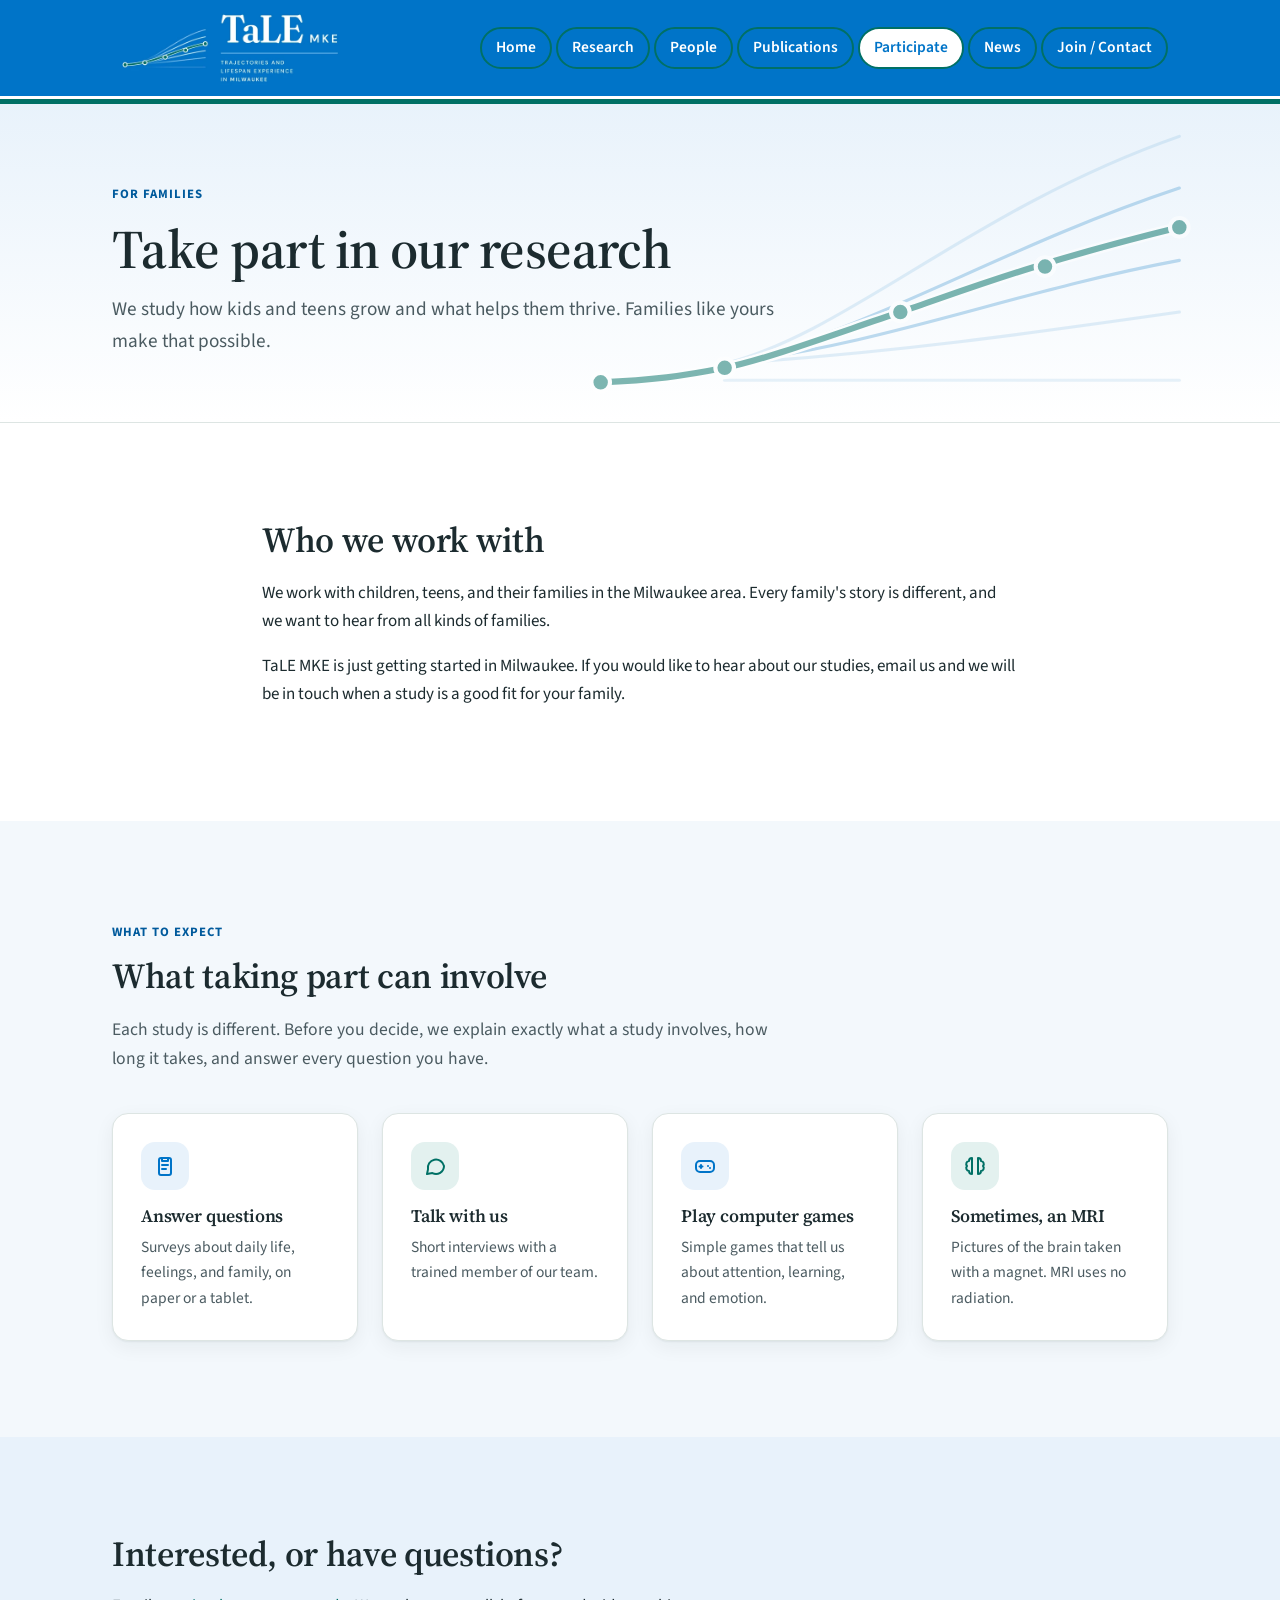
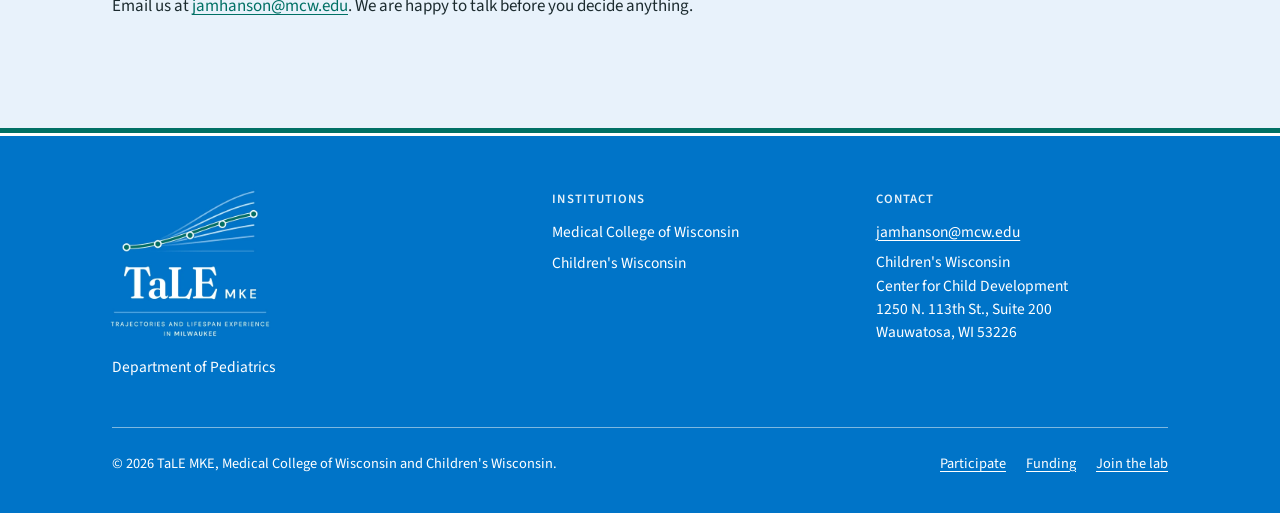
<file: participate.html>
<!DOCTYPE html>
<html lang="en" class="no-js">
<head>
  <meta charset="utf-8">
  <meta name="viewport" content="width=device-width, initial-scale=1">
  <title>Participate | TaLE MKE</title>
  <meta name="description" content="Information for Milwaukee-area families about taking part in TaLE MKE research studies.">
  <link rel="icon" href="assets/img/logo-mark.svg" type="image/svg+xml">
  <link rel="preconnect" href="https://fonts.googleapis.com">
  <link rel="preconnect" href="https://fonts.gstatic.com" crossorigin>
  <link href="https://fonts.googleapis.com/css2?family=Source+Sans+3:wght@400;600;700&family=Source+Serif+4:ital,opsz,wght@0,8..60,600;0,8..60,700;1,8..60,500&display=swap" rel="stylesheet">
  <link rel="stylesheet" href="css/styles.css?v=8952edb966">
</head>
<body>
  <a class="skip-link" href="#main">Skip to main content</a>

  <header class="site-header">
    <div class="container header-inner">
      <a class="brand" href="index.html">
        <img class="brand-logo" src="assets/img/logo-horizontal.webp" width="280" height="104"
             alt="TaLE MKE: Trajectories and Lifespan Experience in Milwaukee. Home">
      </a>
      <button class="nav-toggle" type="button" aria-expanded="false" aria-controls="site-nav">
        <span class="nav-toggle-bars" aria-hidden="true"></span>
        Menu
      </button>
      <nav class="site-nav" id="site-nav" aria-label="Main">
        <ul>
          <li><a href="index.html">Home</a></li>
          <li><a href="research.html">Research</a></li>
          <li><a href="team.html">People</a></li>
          <li><a href="publications.html">Publications</a></li>
          <li><a href="participate.html" aria-current="page">Participate</a></li>
          <li><a href="news.html">News</a></li>
          <li><a href="contact.html">Join / Contact</a></li>
        </ul>
      </nav>
    </div>
  </header>

  <main id="main">
    <section class="page-hero" aria-labelledby="page-title">
    <svg class="trajectories" viewBox="0 0 600 400" preserveAspectRatio="xMaxYMid slice" aria-hidden="true" focusable="false">
      <g fill="none" stroke-linecap="round" stroke-width="3" stroke="var(--traj-fan)">
        <path d="M140 300 C260 270 380 150 580 80" opacity=".45"/>
        <path d="M140 300 C280 270 400 190 580 130"/>
        <path d="M140 300 C300 280 420 230 580 200"/>
        <path d="M140 300 C300 290 440 270 580 250" opacity=".45"/>
        <path d="M140 316 H580" opacity=".35"/>
      </g>
      <path d="M20 318 C70 316 100 312 140 304 S250 270 310 250 S430 205 580 168" fill="none" stroke="#fff" stroke-width="11" stroke-linecap="round"/>
      <path d="M20 318 C70 316 100 312 140 304 S250 270 310 250 S430 205 580 168" fill="none" stroke="var(--color-secondary)" stroke-width="6" stroke-linecap="round"/>
      <g fill="var(--color-secondary)" stroke="#fff" stroke-width="4">
        <circle cx="20" cy="318" r="9"/><circle cx="140" cy="304" r="9"/><circle cx="310" cy="250" r="9"/><circle cx="450" cy="206" r="9"/><circle cx="580" cy="168" r="9"/>
      </g>
    </svg>
      <div class="container">
        <span class="eyebrow">For families</span>
        <h1 id="page-title">Take part in our research</h1>
        <p class="lede">We study how kids and teens grow and what helps them thrive. Families like yours make that possible.</p>
      </div>
    </section>

    <section class="section" aria-labelledby="who-title">
      <div class="container prose-wide">
        <h2 id="who-title">Who we work with</h2>
        <p>We work with children, teens, and their families in the Milwaukee area. Every family's story
        is different, and we want to hear from all kinds of families.</p>
        <p>TaLE MKE is just getting started in Milwaukee. If you would like to hear about our studies,
        email us and we will be in touch when a study is a good fit for your family.</p>
      </div>
    </section>

    <section class="section section-band" aria-labelledby="involve-title">
      <div class="container">
        <div class="section-head">
          <span class="eyebrow">What to expect</span>
          <h2 id="involve-title">What taking part can involve</h2>
          <p>Each study is different. Before you decide, we explain exactly what a study involves, how long
          it takes, and answer every question you have.</p>
        </div>
        <ul class="grid grid-involve" role="list">
          <li class="card involve-card">
            <span class="card-icon"><svg viewBox="0 0 24 24" fill="none" stroke="currentColor" stroke-width="2" stroke-linecap="round" stroke-linejoin="round" aria-hidden="true" focusable="false"><rect x="6" y="4" width="12" height="17" rx="2"/><path d="M9 4h6v3H9zM9 11h6M9 15h4"/></svg></span>
            <h3>Answer questions</h3>
            <p>Surveys about daily life, feelings, and family, on paper or a tablet.</p>
          </li>
          <li class="card involve-card">
            <span class="card-icon alt"><svg viewBox="0 0 24 24" fill="none" stroke="currentColor" stroke-width="2" stroke-linecap="round" stroke-linejoin="round" aria-hidden="true" focusable="false"><path d="M21 12a8 8 0 0 1-11.6 7.1L4 20l1-4.6A8 8 0 1 1 21 12z"/></svg></span>
            <h3>Talk with us</h3>
            <p>Short interviews with a trained member of our team.</p>
          </li>
          <li class="card involve-card">
            <span class="card-icon"><svg viewBox="0 0 24 24" fill="none" stroke="currentColor" stroke-width="2" stroke-linecap="round" stroke-linejoin="round" aria-hidden="true" focusable="false"><rect x="3" y="7" width="18" height="11" rx="4"/><path d="M8 11v3M6.5 12.5h3M15 12h.01M17 14h.01"/></svg></span>
            <h3>Play computer games</h3>
            <p>Simple games that tell us about attention, learning, and emotion.</p>
          </li>
          <li class="card involve-card">
            <span class="card-icon alt"><svg viewBox="0 0 24 24" fill="none" stroke="currentColor" stroke-width="2" stroke-linecap="round" stroke-linejoin="round" aria-hidden="true" focusable="false"><path d="M9 4a3 3 0 0 0-3 3 3 3 0 0 0-2 5 3 3 0 0 0 2 5 3 3 0 0 0 3 3V4zM15 4a3 3 0 0 1 3 3 3 3 0 0 1 2 5 3 3 0 0 1-2 5 3 3 0 0 1-3 3V4z"/></svg></span>
            <h3>Sometimes, an MRI</h3>
            <p>Pictures of the brain taken with a magnet. MRI uses no radiation.</p>
          </li>
        </ul>
      </div>
    </section>


    <section class="section section-tint" aria-labelledby="q-title">
      <div class="container">
        <h2 id="q-title">Interested, or have questions?</h2>
        <p>Email us at <a href="mailto:jamhanson@mcw.edu">jamhanson@mcw.edu</a>. We are happy to talk before you decide anything.</p>
      </div>
    </section>
  </main>

  <footer class="site-footer">
    <div class="container">
      <div class="footer-grid">
        <div>
          <img class="footer-logo" src="assets/img/logo-square.webp" width="200" height="185"
               alt="TaLE MKE: Trajectories and Lifespan Experience in Milwaukee">
          <p>Department of Pediatrics</p>
        </div>
        <div>
          <h2>Institutions</h2>
          <ul>
            <li>Medical College of Wisconsin</li>
            <li>Children's Wisconsin</li>
          </ul>
        </div>
        <div>
          <h2>Contact</h2>
          <p><a href="mailto:jamhanson@mcw.edu">jamhanson@mcw.edu</a></p>
          <address>Children's Wisconsin<br>Center for Child Development<br>1250 N. 113th St., Suite 200<br>Wauwatosa, WI 53226</address>
        </div>
      </div>
      <div class="footer-bottom">
        <p>&copy; <span id="year">2026</span> TaLE MKE, Medical College of Wisconsin and Children's Wisconsin.</p>
        <ul class="footer-links">
          <li><a href="participate.html">Participate</a></li>
          <li><a href="funding.html">Funding</a></li>
          <li><a href="contact.html">Join the lab</a></li>
        </ul>
      </div>
    </div>
  </footer>

  <script src="js/main.js?v=6934fd35f8"></script>
</body>
</html>
</file>
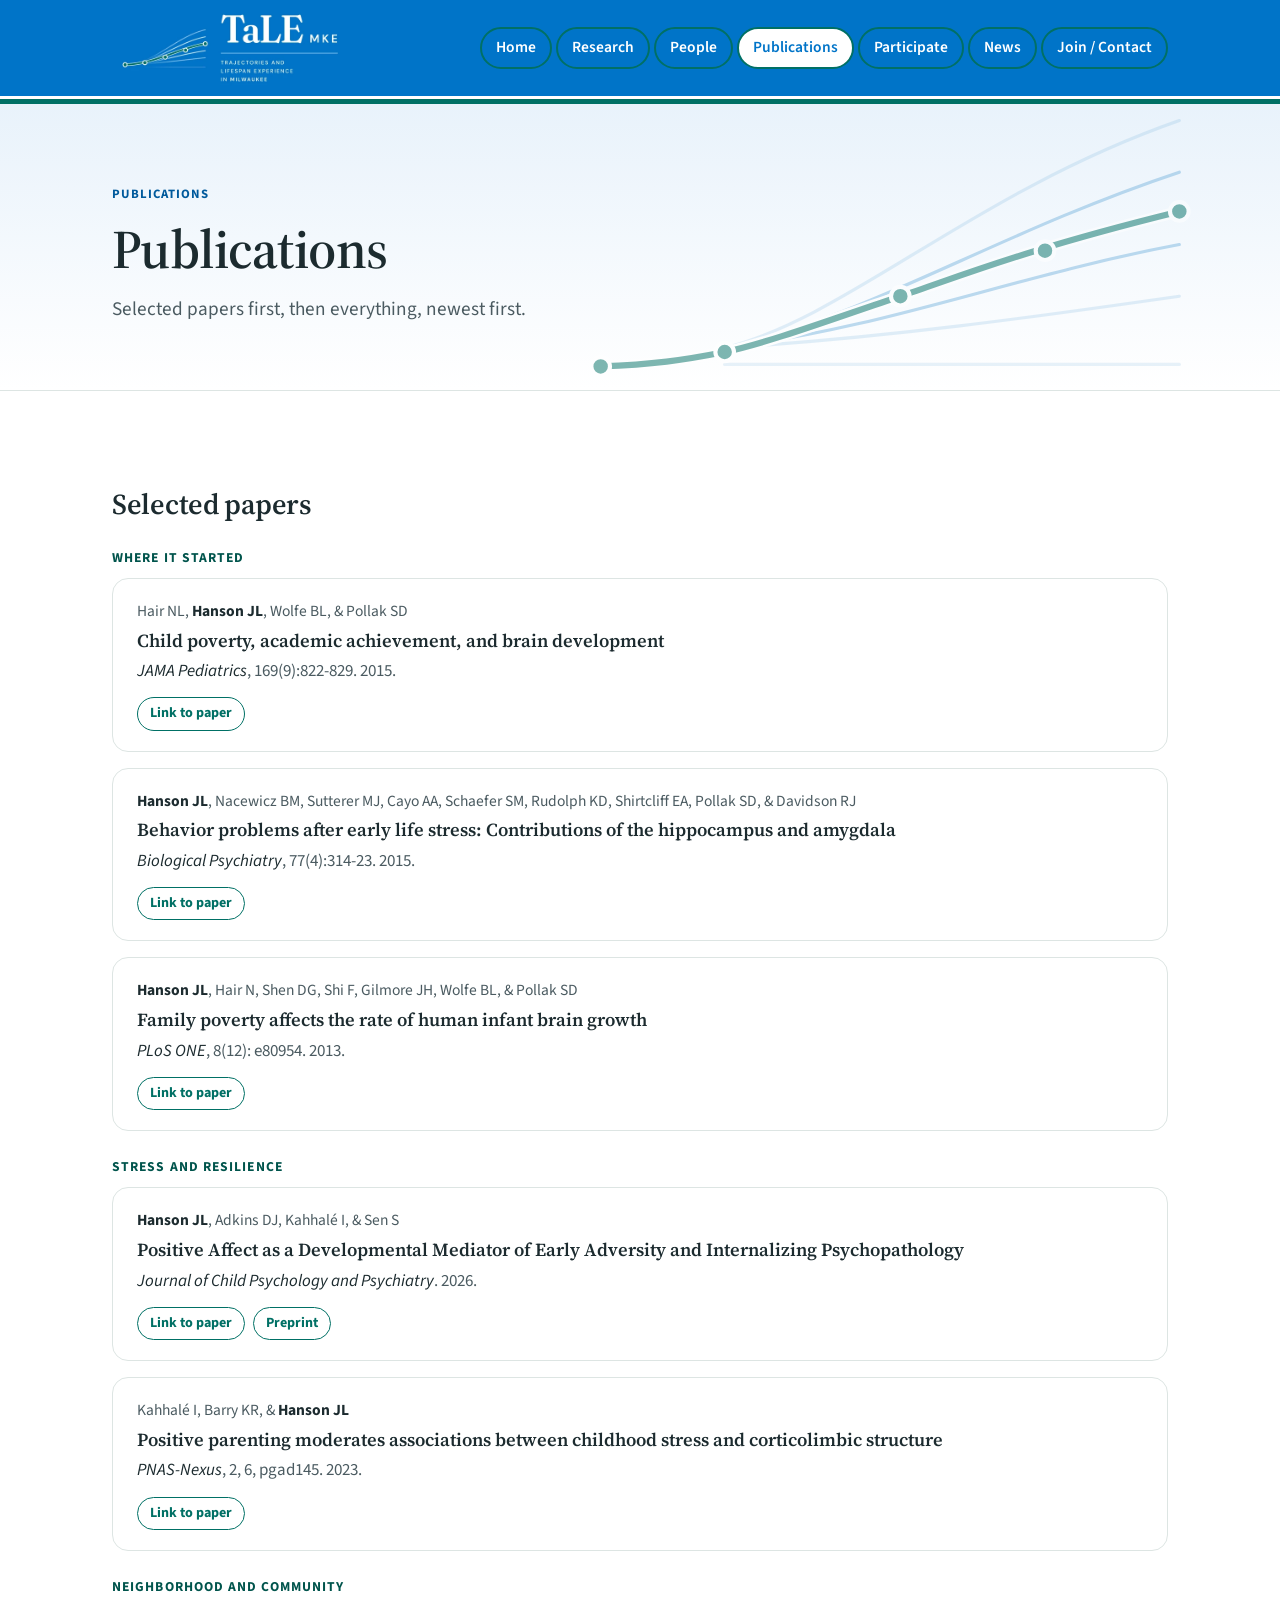
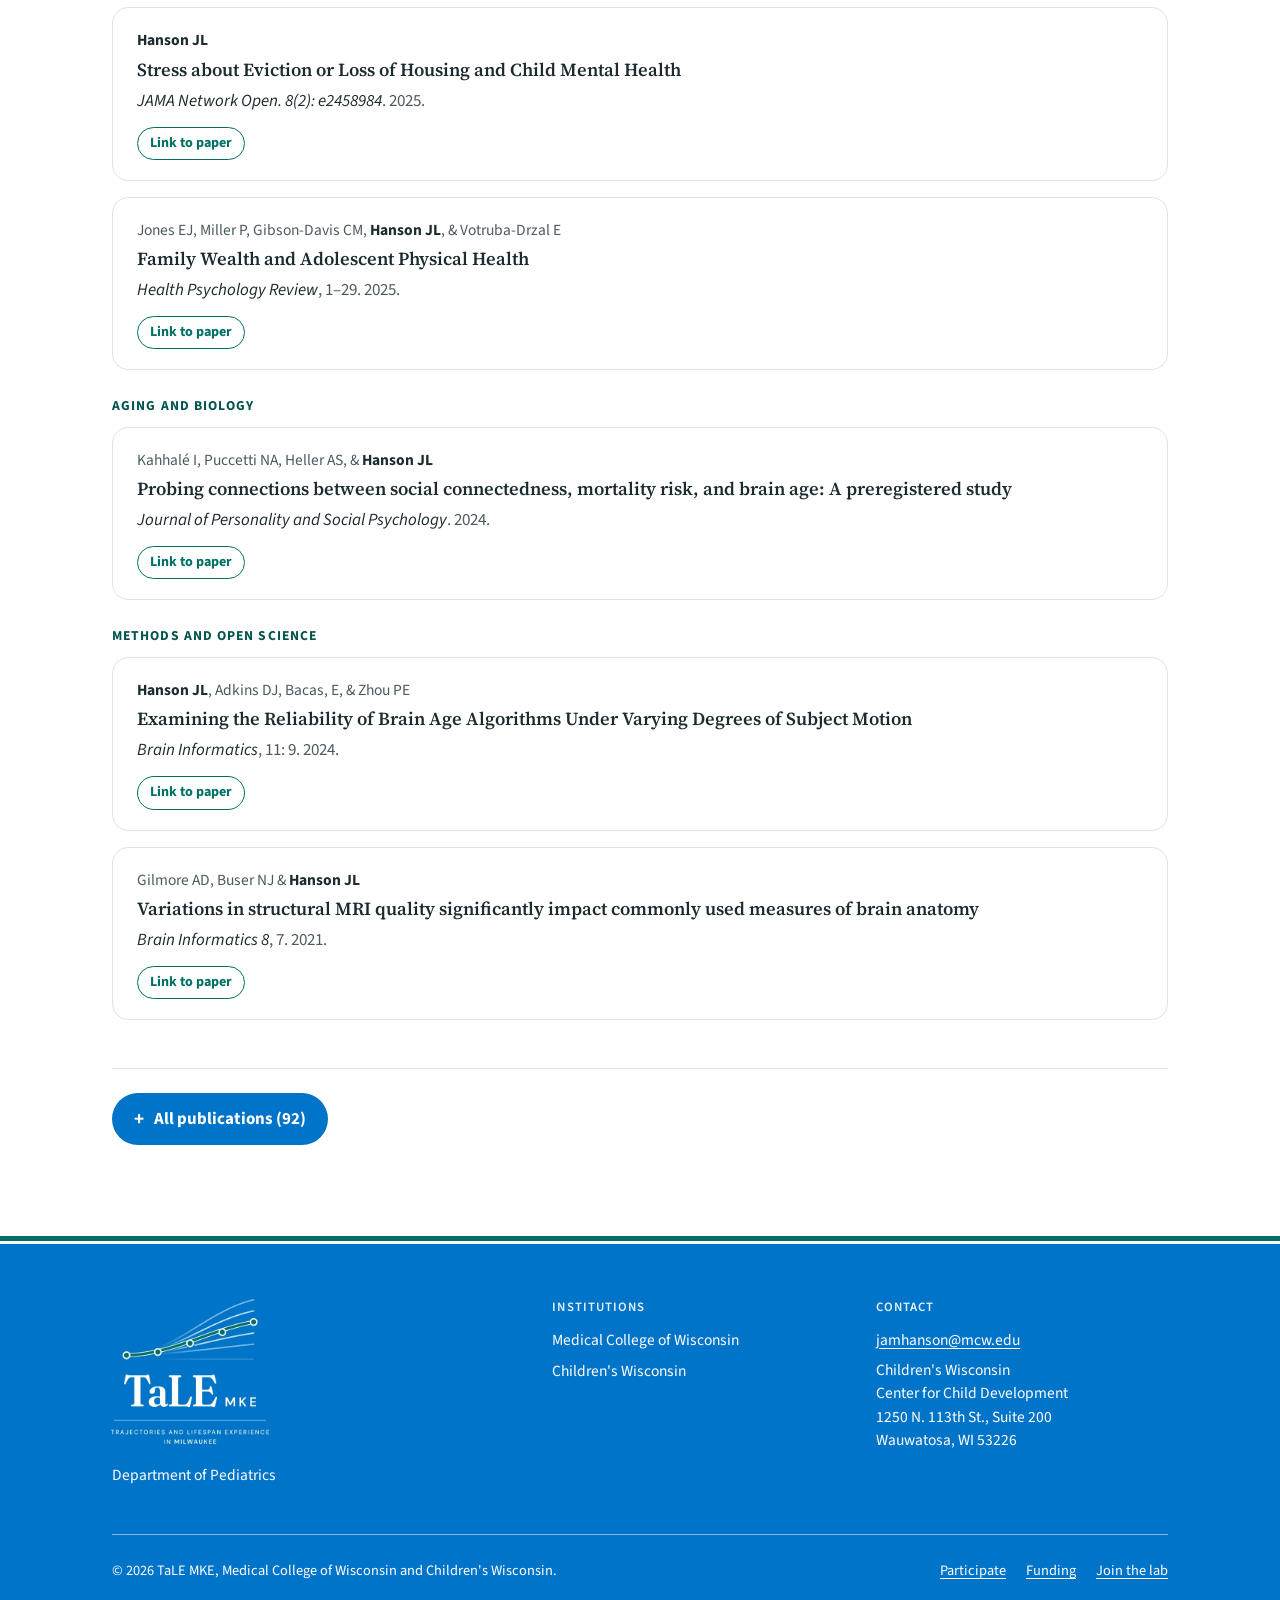
<file: publications.html>
<!DOCTYPE html>
<html lang="en" class="no-js">
<head>
  <meta charset="utf-8">
  <meta name="viewport" content="width=device-width, initial-scale=1">
  <title>Publications | TaLE MKE</title>
  <meta name="description" content="Selected and complete publications of Jamie Hanson and TaLE MKE.">
  <link rel="icon" href="assets/img/logo-mark.svg" type="image/svg+xml">
  <link rel="preconnect" href="https://fonts.googleapis.com">
  <link rel="preconnect" href="https://fonts.gstatic.com" crossorigin>
  <link href="https://fonts.googleapis.com/css2?family=Source+Sans+3:wght@400;600;700&family=Source+Serif+4:ital,opsz,wght@0,8..60,600;0,8..60,700;1,8..60,500&display=swap" rel="stylesheet">
  <link rel="stylesheet" href="css/styles.css?v=8952edb966">
</head>
<body>
  <a class="skip-link" href="#main">Skip to main content</a>

  <header class="site-header">
    <div class="container header-inner">
      <a class="brand" href="index.html">
        <img class="brand-logo" src="assets/img/logo-horizontal.webp" width="280" height="104"
             alt="TaLE MKE: Trajectories and Lifespan Experience in Milwaukee. Home">
      </a>
      <button class="nav-toggle" type="button" aria-expanded="false" aria-controls="site-nav">
        <span class="nav-toggle-bars" aria-hidden="true"></span>
        Menu
      </button>
      <nav class="site-nav" id="site-nav" aria-label="Main">
        <ul>
          <li><a href="index.html">Home</a></li>
          <li><a href="research.html">Research</a></li>
          <li><a href="team.html">People</a></li>
          <li><a href="publications.html" aria-current="page">Publications</a></li>
          <li><a href="participate.html">Participate</a></li>
          <li><a href="news.html">News</a></li>
          <li><a href="contact.html">Join / Contact</a></li>
        </ul>
      </nav>
    </div>
  </header>

  <main id="main">
    <section class="page-hero" aria-labelledby="page-title">
    <svg class="trajectories" viewBox="0 0 600 400" preserveAspectRatio="xMaxYMid slice" aria-hidden="true" focusable="false">
      <g fill="none" stroke-linecap="round" stroke-width="3" stroke="var(--traj-fan)">
        <path d="M140 300 C260 270 380 150 580 80" opacity=".45"/>
        <path d="M140 300 C280 270 400 190 580 130"/>
        <path d="M140 300 C300 280 420 230 580 200"/>
        <path d="M140 300 C300 290 440 270 580 250" opacity=".45"/>
        <path d="M140 316 H580" opacity=".35"/>
      </g>
      <path d="M20 318 C70 316 100 312 140 304 S250 270 310 250 S430 205 580 168" fill="none" stroke="#fff" stroke-width="11" stroke-linecap="round"/>
      <path d="M20 318 C70 316 100 312 140 304 S250 270 310 250 S430 205 580 168" fill="none" stroke="var(--color-secondary)" stroke-width="6" stroke-linecap="round"/>
      <g fill="var(--color-secondary)" stroke="#fff" stroke-width="4">
        <circle cx="20" cy="318" r="9"/><circle cx="140" cy="304" r="9"/><circle cx="310" cy="250" r="9"/><circle cx="450" cy="206" r="9"/><circle cx="580" cy="168" r="9"/>
      </g>
    </svg>
      <div class="container">
        <span class="eyebrow">Publications</span>
        <h1 id="page-title">Publications</h1>
        <p class="lede">Selected papers first, then everything, newest first.</p>
      </div>
    </section>

    <section class="section">
      <div class="container">
        <!-- The list between these markers is generated from the CV.
             Update it with: python3 tools/update_publications.py path/to/CV.docx -->
        <!-- PUBS:START -->
        <section class="pub-selected" aria-labelledby="selected-title">
          <h2 id="selected-title">Selected papers</h2>
          <h3 class="pub-group">Where it started</h3>
          <ul class="pub-list">
              <li class="pub">
                <p class="pub-authors">Hair NL, <span class="me">Hanson JL</span>, Wolfe BL, &amp; Pollak SD</p>
                <p class="pub-title">Child poverty, academic achievement, and brain development</p>
                <p class="pub-venue"><cite>JAMA Pediatrics</cite>, 169(9):822-829. 2015.</p>
                <ul class="pub-links"><li><a href="https://doi.org/10.1001/jamapediatrics.2015.1475">Link to paper<span class="visually-hidden">: Child poverty, academic achievement, and brain development</span></a></li></ul>
              </li>
              <li class="pub">
                <p class="pub-authors"><span class="me">Hanson JL</span>, Nacewicz BM, Sutterer MJ, Cayo AA, Schaefer SM, Rudolph KD, Shirtcliff EA, Pollak SD, &amp; Davidson RJ</p>
                <p class="pub-title">Behavior problems after early life stress: Contributions of the hippocampus and amygdala</p>
                <p class="pub-venue"><cite>Biological Psychiatry</cite>, 77(4):314-23. 2015.</p>
                <ul class="pub-links"><li><a href="https://doi.org/10.1016/j.biopsych.2014.04.020">Link to paper<span class="visually-hidden">: Behavior problems after early life stress: Contributions of the hippocampus and amygdala</span></a></li></ul>
              </li>
              <li class="pub">
                <p class="pub-authors"><span class="me">Hanson JL</span>, Hair N, Shen DG, Shi F, Gilmore JH, Wolfe BL, &amp; Pollak SD</p>
                <p class="pub-title">Family poverty affects the rate of human infant brain growth</p>
                <p class="pub-venue"><cite>PLoS ONE</cite>, 8(12): e80954. 2013.</p>
                <ul class="pub-links"><li><a href="https://doi.org/10.1371/journal.pone.0080954">Link to paper<span class="visually-hidden">: Family poverty affects the rate of human infant brain growth</span></a></li></ul>
              </li>
          </ul>
          <h3 class="pub-group">Stress and resilience</h3>
          <ul class="pub-list">
              <li class="pub">
                <p class="pub-authors"><span class="me">Hanson JL</span>, Adkins DJ, Kahhalé I, &amp; Sen S</p>
                <p class="pub-title">Positive Affect as a Developmental Mediator of Early Adversity and Internalizing Psychopathology</p>
                <p class="pub-venue"><cite>Journal of Child Psychology and Psychiatry</cite>. 2026.</p>
                <ul class="pub-links"><li><a href="https://doi.org/10.1111/jcpp.70104">Link to paper<span class="visually-hidden">: Positive Affect as a Developmental Mediator of Early Adversity and Internalizing Psychopathology</span></a></li><li><a href="https://www.medrxiv.org/content/10.1101/2025.08.01.25332831v1">Preprint<span class="visually-hidden">: Positive Affect as a Developmental Mediator of Early Adversity and Internalizing Psychopathology</span></a></li></ul>
              </li>
              <li class="pub">
                <p class="pub-authors">Kahhalé I, Barry KR, &amp; <span class="me">Hanson JL</span></p>
                <p class="pub-title">Positive parenting moderates associations between childhood stress and corticolimbic structure</p>
                <p class="pub-venue"><cite>PNAS-Nexus</cite>, 2, 6, pgad145. 2023.</p>
                <ul class="pub-links"><li><a href="https://doi.org/10.1093/pnasnexus/pgad145">Link to paper<span class="visually-hidden">: Positive parenting moderates associations between childhood stress and corticolimbic structure</span></a></li></ul>
              </li>
          </ul>
          <h3 class="pub-group">Neighborhood and community</h3>
          <ul class="pub-list">
              <li class="pub">
                <p class="pub-authors"><span class="me">Hanson JL</span></p>
                <p class="pub-title">Stress about Eviction or Loss of Housing and Child Mental Health</p>
                <p class="pub-venue"><cite>JAMA Network Open. 8(2): e2458984</cite>. 2025.</p>
                <ul class="pub-links"><li><a href="https://doi.org/10.1001/jamanetworkopen.2024.58984">Link to paper<span class="visually-hidden">: Stress about Eviction or Loss of Housing and Child Mental Health</span></a></li></ul>
              </li>
              <li class="pub">
                <p class="pub-authors">Jones EJ, Miller P, Gibson-Davis CM, <span class="me">Hanson JL</span>, &amp; Votruba-Drzal E</p>
                <p class="pub-title">Family Wealth and Adolescent Physical Health</p>
                <p class="pub-venue"><cite>Health Psychology Review</cite>, 1–29. 2025.</p>
                <ul class="pub-links"><li><a href="https://doi.org/10.1080/17437199.2025.2451232">Link to paper<span class="visually-hidden">: Family Wealth and Adolescent Physical Health</span></a></li></ul>
              </li>
          </ul>
          <h3 class="pub-group">Aging and biology</h3>
          <ul class="pub-list">
              <li class="pub">
                <p class="pub-authors">Kahhalé I, Puccetti NA, Heller AS, &amp; <span class="me">Hanson JL</span></p>
                <p class="pub-title">Probing connections between social connectedness, mortality risk, and brain age: A preregistered study</p>
                <p class="pub-venue"><cite>Journal of Personality and Social Psychology</cite>. 2024.</p>
                <ul class="pub-links"><li><a href="https://doi.org/10.1037/pspi0000465">Link to paper<span class="visually-hidden">: Probing connections between social connectedness, mortality risk, and brain age: A preregistered study</span></a></li></ul>
              </li>
          </ul>
          <h3 class="pub-group">Methods and open science</h3>
          <ul class="pub-list">
              <li class="pub">
                <p class="pub-authors"><span class="me">Hanson JL</span>, Adkins DJ, Bacas, E, &amp; Zhou PE</p>
                <p class="pub-title">Examining the Reliability of Brain Age Algorithms Under Varying Degrees of Subject Motion</p>
                <p class="pub-venue"><cite>Brain Informatics</cite>, 11: 9. 2024.</p>
                <ul class="pub-links"><li><a href="https://doi.org/10.1186/s40708-024-00223-0">Link to paper<span class="visually-hidden">: Examining the Reliability of Brain Age Algorithms Under Varying Degrees of Subject Motion</span></a></li></ul>
              </li>
              <li class="pub">
                <p class="pub-authors">Gilmore AD, Buser NJ &amp; <span class="me">Hanson JL</span></p>
                <p class="pub-title">Variations in structural MRI quality significantly impact commonly used measures of brain anatomy</p>
                <p class="pub-venue"><cite>Brain Informatics 8</cite>, 7. 2021.</p>
                <ul class="pub-links"><li><a href="https://doi.org/10.1186/s40708-021-00128-2">Link to paper<span class="visually-hidden">: Variations in structural MRI quality significantly impact commonly used measures of brain anatomy</span></a></li></ul>
              </li>
          </ul>
        </section>
        <details class="pub-all" id="all">
          <summary>All publications (92)</summary>
          <nav class="pub-jump" aria-label="Jump to year"><a href="#y-in-press">In press</a> <a href="#y-2026">2026</a> <a href="#y-2025">2025</a> <a href="#y-2024">2024</a> <a href="#y-2023">2023</a> <a href="#y-2022">2022</a> <a href="#y-2021">2021</a> <a href="#y-2020">2020</a> <a href="#y-2019">2019</a> <a href="#y-2018">2018</a> <a href="#y-2017">2017</a> <a href="#y-2016">2016</a> <a href="#y-2015">2015</a> <a href="#y-2014">2014</a> <a href="#y-2013">2013</a> <a href="#y-2012">2012</a> <a href="#y-2011">2011</a> <a href="#y-2010">2010</a> <a href="#y-2009">2009</a> <a href="#y-chapters">Chapters</a> <a href="#y-commentaries">Commentaries</a></nav>
          <section class="pub-year" aria-labelledby="y-in-press">
            <h2 id="y-in-press">In press</h2>
            <ol class="pub-list">
                <li class="pub">
                <p class="pub-authors">Gibson-Davis C, <span class="me">Hanson JL</span>, Jones E, Miller P, Votruba-Drzal E</p>
                <p class="pub-title">Wealth Deprivation Matters: Net Worth Poverty and Child Development</p>
                <p class="pub-venue"><cite>Child Development Perspectives</cite>. Accepted.</p>
                <ul class="pub-links"><li><a href="https://doi.org/10.1093/cdpers/aadag019">Link to paper<span class="visually-hidden">: Wealth Deprivation Matters: Net Worth Poverty and Child Development</span></a></li></ul>
              </li>
                <li class="pub">
                <p class="pub-authors"><span class="me">Hanson JL</span>, Adkins DJ, Nacewicz BM, &amp; Barry KR</p>
                <p class="pub-title">Socioeconomic Status and Subdivisions of the Amygdala and Hippocampus in Children and Adolescents</p>
                <p class="pub-venue"><cite>Brain and Environment</cite>. Accepted.</p>
                <ul class="pub-links"><li><a href="https://doi.org/10.1016/j.braen.2026.100022">Link to paper<span class="visually-hidden">: Socioeconomic Status and Subdivisions of the Amygdala and Hippocampus in Children and Adolescents</span></a></li><li><a href="https://www.biorxiv.org/content/10.1101/2023.03.10.532071v1">Preprint<span class="visually-hidden">: Socioeconomic Status and Subdivisions of the Amygdala and Hippocampus in Children and Adolescents</span></a></li></ul>
              </li>
                <li class="pub">
                <p class="pub-authors">Dhamala E, Christensen E, <span class="me">Hanson JL</span>, Ricard JA, Arcaro N, Bhola S, Wiersch L, Brosch K, Thomas Yeo BT, Holmes AJ, &amp; Yip SW</p>
                <p class="pub-title">Neuroanatomy Reflects Individual Variability in Impulsivity in Youth</p>
                <p class="pub-venue"><cite>Molecular Psychiatry</cite>. In Press.</p>
                <ul class="pub-links"><li><a href="https://doi.org/10.1038/s41380-026-03526-2">Link to paper<span class="visually-hidden">: Neuroanatomy Reflects Individual Variability in Impulsivity in Youth</span></a></li><li><a href="https://www.biorxiv.org/content/10.1101/2025.04.23.650222v1">Preprint<span class="visually-hidden">: Neuroanatomy Reflects Individual Variability in Impulsivity in Youth</span></a></li></ul>
              </li>
                <li class="pub">
                <p class="pub-authors">Miller P, Parker HE, Jones EJ, <span class="me">Hanson JL</span>, &amp; Votruba-Drzal E</p>
                <p class="pub-title">Caregiver Distress Explains Links between Objective and Subjective SES and Adolescent Internalizing and Externalizing Behaviors</p>
                <p class="pub-venue"><cite>Journal of Family Psychology</cite>. In Press.</p>
                <ul class="pub-links"><li><a href="https://doi.org/10.1037/fam0001479">Link to paper<span class="visually-hidden">: Caregiver Distress Explains Links between Objective and Subjective SES and Adolescent Internalizing and Externalizing Behaviors</span></a></li></ul>
              </li>
            </ol>
          </section>
          <section class="pub-year" aria-labelledby="y-2026">
            <h2 id="y-2026">2026</h2>
            <ol class="pub-list">
                <li class="pub">
                <p class="pub-authors">Lenniger CJ, Eckstrand KL, Seah TS, Silk J., <span class="me">Hanson JL</span>, Nance M, ... &amp; Forbes EE</p>
                <p class="pub-title">Anterior Insula Reactivity to Loss Moderates the Association Between Trait Impulsivity and Future Suicidal Ideation in Adolescents</p>
                <p class="pub-venue"><cite>Developmental Cognitive Neuroscience</cite>, 101726. 2026.</p>
                <ul class="pub-links"><li><a href="https://doi.org/10.1016/j.dcn.2026.101726">Link to paper<span class="visually-hidden">: Anterior Insula Reactivity to Loss Moderates the Association Between Trait Impulsivity and Future Suicidal Ideation in Adolescents</span></a></li></ul>
              </li>
                <li class="pub">
                <p class="pub-authors">Michael C, Jones NS, <span class="me">Hanson JL</span>, Westerman HB, Klump KL, Mitchell C, Monk CS, Burt SB, &amp; Hyde LW</p>
                <p class="pub-title">A systematic evaluation of the performance of multiple brain age algorithms in two sociodemographically diverse cohorts of youth</p>
                <p class="pub-venue"><cite>Human Brain Mapping</cite>. 2026.</p>
                <ul class="pub-links"><li><a href="https://doi.org/10.1002/hbm.70458">Link to paper<span class="visually-hidden">: A systematic evaluation of the performance of multiple brain age algorithms in two sociodemographically diverse cohorts of youth</span></a></li></ul>
              </li>
                <li class="pub">
                <p class="pub-authors"><span class="me">Hanson JL</span>, Adkins DJ, Kahhalé I, &amp; Sen S</p>
                <p class="pub-title">Positive Affect as a Developmental Mediator of Early Adversity and Internalizing Psychopathology</p>
                <p class="pub-venue"><cite>Journal of Child Psychology and Psychiatry</cite>. 2026.</p>
                <ul class="pub-links"><li><a href="https://doi.org/10.1111/jcpp.70104">Link to paper<span class="visually-hidden">: Positive Affect as a Developmental Mediator of Early Adversity and Internalizing Psychopathology</span></a></li><li><a href="https://www.medrxiv.org/content/10.1101/2025.08.01.25332831v1">Preprint<span class="visually-hidden">: Positive Affect as a Developmental Mediator of Early Adversity and Internalizing Psychopathology</span></a></li></ul>
              </li>
                <li class="pub">
                <p class="pub-authors">Miller P, Podvysotska T, Jones EJ, <span class="me">Hanson JL</span>, &amp; Votruba-Drzal E</p>
                <p class="pub-title">How Family Assets and Debts Relate to Children’s Achievement and Behavior Problems Across Development</p>
                <p class="pub-venue"><cite>Social Development</cite>. 2026.</p>
                <ul class="pub-links"><li><a href="https://doi.org/10.1111/sode.70033">Link to paper<span class="visually-hidden">: How Family Assets and Debts Relate to Children’s Achievement and Behavior Problems Across Development</span></a></li></ul>
              </li>
            </ol>
          </section>
          <section class="pub-year" aria-labelledby="y-2025">
            <h2 id="y-2025">2025</h2>
            <ol class="pub-list">
                <li class="pub">
                <p class="pub-authors">Kahhalé I, Byrd AL, &amp; <span class="me">Hanson JL</span></p>
                <p class="pub-title">Exploring the Nexus of Early Life Adversity and Empathy: A Comprehensive Review of Past Research and Recommendations for Future Directions</p>
                <p class="pub-venue"><cite>Clinical Child and Family Psychology Review</cite>. 2025.</p>
                <ul class="pub-links"><li><a href="https://doi.org/10.1007/s10567-025-00516-8">Link to paper<span class="visually-hidden">: Exploring the Nexus of Early Life Adversity and Empathy: A Comprehensive Review of Past Research and Recommendations for Future Directions</span></a></li></ul>
              </li>
                <li class="pub">
                <p class="pub-authors">Suarez GL, Burt SA, Bezek JL, Westerman HB, <span class="me">Hanson JL</span>, Klump KL, &amp; Hyde LW</p>
                <p class="pub-title">Structural Brain Correlates of Resilience Among Youth Exposed to Neighborhood Disadvantage</p>
                <p class="pub-venue"><cite>Biological Psychiatry Global Open Science</cite>. 2025.</p>
                <ul class="pub-links"><li><a href="https://doi.org/10.1016/j.bpsgos.2025.100550">Link to paper<span class="visually-hidden">: Structural Brain Correlates of Resilience Among Youth Exposed to Neighborhood Disadvantage</span></a></li></ul>
              </li>
                <li class="pub">
                <p class="pub-authors">Nweze T &amp; <span class="me">Hanson JL</span></p>
                <p class="pub-title">Developmental trajectories of externalizing and internalizing linked to harsh parenting: the role of ethnicity and SES</p>
                <p class="pub-venue"><cite>Development and Psychopathology</cite>. 2025.</p>
                <ul class="pub-links"><li><a href="https://doi.org/10.1017/s0954579425000306">Link to paper<span class="visually-hidden">: Developmental trajectories of externalizing and internalizing linked to harsh parenting: the role of ethnicity and SES</span></a></li></ul>
              </li>
                <li class="pub">
                <p class="pub-authors">DeYoung CG, Hilger K, <span class="me">Hanson JL</span>, Abend R, Allen T, Beaty R, ... &amp; Wacker J</p>
                <p class="pub-title">Beyond Increasing Sample Sizes: Optimizing Effect Sizes in Neuroimaging Research on Individual Differences</p>
                <p class="pub-venue"><cite>Journal of Cognitive Neuroscience</cite>. 2025.</p>
                <ul class="pub-links"><li><a href="https://doi.org/10.1162/jocn_a_02297">Link to paper<span class="visually-hidden">: Beyond Increasing Sample Sizes: Optimizing Effect Sizes in Neuroimaging Research on Individual Differences</span></a></li></ul>
              </li>
                <li class="pub">
                <p class="pub-authors"><span class="me">Hanson JL</span></p>
                <p class="pub-title">Stress about Eviction or Loss of Housing and Child Mental Health</p>
                <p class="pub-venue"><cite>JAMA Network Open. 8(2): e2458984</cite>. 2025.</p>
                <ul class="pub-links"><li><a href="https://doi.org/10.1001/jamanetworkopen.2024.58984">Link to paper<span class="visually-hidden">: Stress about Eviction or Loss of Housing and Child Mental Health</span></a></li></ul>
              </li>
                <li class="pub">
                <p class="pub-authors">Jones EJ, Miller P, Gibson-Davis CM, <span class="me">Hanson JL</span>, &amp; Votruba-Drzal E</p>
                <p class="pub-title">Family Wealth and Adolescent Physical Health</p>
                <p class="pub-venue"><cite>Health Psychology Review</cite>, 1–29. 2025.</p>
                <ul class="pub-links"><li><a href="https://doi.org/10.1080/17437199.2025.2451232">Link to paper<span class="visually-hidden">: Family Wealth and Adolescent Physical Health</span></a></li></ul>
              </li>
                <li class="pub">
                <p class="pub-authors">Kahhalé I, Barry KR, Ong DC, Zaki J, &amp; <span class="me">Hanson JL</span></p>
                <p class="pub-title">Exploring the Role of Empathy in the Association Between Early Life Adversity and Antisocial Behavior</p>
                <p class="pub-venue"><cite>Affective Science</cite>, 6, 128-144. 2025.</p>
                <ul class="pub-links"><li><a href="https://doi.org/10.1007/s42761-024-00280-y">Link to paper<span class="visually-hidden">: Exploring the Role of Empathy in the Association Between Early Life Adversity and Antisocial Behavior</span></a></li></ul>
              </li>
            </ol>
          </section>
          <section class="pub-year" aria-labelledby="y-2024">
            <h2 id="y-2024">2024</h2>
            <ol class="pub-list">
                <li class="pub">
                <p class="pub-authors">Wang SB &amp; <span class="me">Hanson JL</span></p>
                <p class="pub-title">Childhood socioeconomic position relates to adult decision-making: evidence from a large cross-cultural investigation</p>
                <p class="pub-venue"><cite>PLOS ONE. 19(11):e0310972</cite>. 2024.</p>
                <ul class="pub-links"><li><a href="https://doi.org/10.1371/journal.pone.0310972">Link to paper<span class="visually-hidden">: Childhood socioeconomic position relates to adult decision-making: evidence from a large cross-cultural investigation</span></a></li></ul>
              </li>
                <li class="pub">
                <p class="pub-authors">Hunter-Rue D, Miller P, <span class="me">Hanson JL</span>, &amp; Votruba-Drzal E</p>
                <p class="pub-title">Relations Between Adolescent Perceptions of Household Chaos and Externalizing and Internalizing Behaviors in Low- and Middle-Income Families</p>
                <p class="pub-venue"><cite>Journal of Research on Adolescence</cite>, 34(4):1500-1516. 2024.</p>
                <ul class="pub-links"><li><a href="https://doi.org/10.1111/jora.13016">Link to paper<span class="visually-hidden">: Relations Between Adolescent Perceptions of Household Chaos and Externalizing and Internalizing Behaviors in Low- and Middle-Income Families</span></a></li></ul>
              </li>
                <li class="pub">
                <p class="pub-authors">Weng Y, Kruschwitz J, Rueda Delgado LM, Ruddy K, ... <span class="me">Hanson JL</span> ... Robert Whelan, &amp; IMAGEN Consortium</p>
                <p class="pub-title">A robust brain network for sustained attention from adolescence to adulthood that predicts later substance use. eLife, 13:RP97150</p>
                <p class="pub-venue">2024.</p>
                <ul class="pub-links"><li><a href="https://doi.org/10.7554/eLife.97150.3">Link to paper<span class="visually-hidden">: A robust brain network for sustained attention from adolescence to adulthood that predicts later substance use. eLife, 13:RP97150</span></a></li></ul>
              </li>
                <li class="pub">
                <p class="pub-authors"><span class="me">Hanson JL</span>, Kahhalé I, &amp; Sen S</p>
                <p class="pub-title">Integrating Data Science and Neuroscience in Developmental Psychopathology: Formative Examples and Future Directions</p>
                <p class="pub-venue"><cite>Development and Psychopathology</cite>. 2024.</p>
                <ul class="pub-links"><li><a href="https://doi.org/10.1017/S0954579424001056">Link to paper<span class="visually-hidden">: Integrating Data Science and Neuroscience in Developmental Psychopathology: Formative Examples and Future Directions</span></a></li></ul>
              </li>
                <li class="pub">
                <p class="pub-authors">Sequeira SL, Silk JS, Jones NP, Forbes EE, <span class="me">Hanson JL</span>, Hallion LS, &amp; Ladouceur CD</p>
                <p class="pub-title">Pathways to adolescent social anxiety: Testing interactions between neural social reward function and perceived social threat in daily life</p>
                <p class="pub-venue"><cite>Development and Psychopathology</cite>. 2024.</p>
                <ul class="pub-links"><li><a href="https://doi.org/10.1017/S0954579424001068">Link to paper<span class="visually-hidden">: Pathways to adolescent social anxiety: Testing interactions between neural social reward function and perceived social threat in daily life</span></a></li></ul>
              </li>
                <li class="pub">
                <p class="pub-authors">Kahhalé I, Puccetti NA, Heller AS, &amp; <span class="me">Hanson JL</span></p>
                <p class="pub-title">Probing connections between social connectedness, mortality risk, and brain age: A preregistered study</p>
                <p class="pub-venue"><cite>Journal of Personality and Social Psychology</cite>. 2024.</p>
                <ul class="pub-links"><li><a href="https://doi.org/10.1037/pspi0000465">Link to paper<span class="visually-hidden">: Probing connections between social connectedness, mortality risk, and brain age: A preregistered study</span></a></li></ul>
              </li>
                <li class="pub">
                <p class="pub-authors">Shirtcliff EA, Ruttle PL, <span class="me">Hanson JL</span>, Smith B, &amp; Pollak SD</p>
                <p class="pub-title">Cortisol’s Diurnal Rhythm Indexes the Neurobiological Impact of Child Adversity in Adolescence</p>
                <p class="pub-venue"><cite>Biological Psychology</cite>, 187: 108766. 2024.</p>
                <ul class="pub-links"><li><a href="https://doi.org/10.1016/j.biopsycho.2024.108766">Link to paper<span class="visually-hidden">: Cortisol’s Diurnal Rhythm Indexes the Neurobiological Impact of Child Adversity in Adolescence</span></a></li></ul>
              </li>
                <li class="pub">
                <p class="pub-authors">Hayashi S, Caron B, Heinsfeld AS, Vinci-Booher S, ... <span class="me">Hanson JL</span> ... Port N, &amp; Pestilli, F</p>
                <p class="pub-title">brainlife.io: A decentralized and open-source cloud platform to support neuroscience research</p>
                <p class="pub-venue"><cite>Nature Methods</cite>. 2024.</p>
                <ul class="pub-links"><li><a href="https://doi.org/10.1038/s41592-024-02237-2">Link to paper<span class="visually-hidden">: brainlife.io: A decentralized and open-source cloud platform to support neuroscience research</span></a></li></ul>
              </li>
                <li class="pub">
                <p class="pub-authors"><span class="me">Hanson JL</span>, Adkins DJ, Bacas, E, &amp; Zhou PE</p>
                <p class="pub-title">Examining the Reliability of Brain Age Algorithms Under Varying Degrees of Subject Motion</p>
                <p class="pub-venue"><cite>Brain Informatics</cite>, 11: 9. 2024.</p>
                <ul class="pub-links"><li><a href="https://doi.org/10.1186/s40708-024-00223-0">Link to paper<span class="visually-hidden">: Examining the Reliability of Brain Age Algorithms Under Varying Degrees of Subject Motion</span></a></li></ul>
              </li>
                <li class="pub">
                <p class="pub-authors">Chung, M. K., Azizi, T., <span class="me">Hanson, J. L.</span>, Alexander, A. L., Pollak, S. D., &amp; Davidson, R. J</p>
                <p class="pub-title">Altered Topological Structure of the Brain White Matter in Maltreated Children through Topological Data Analysis</p>
                <p class="pub-venue"><cite>Network Neuroscience</cite>. 2024.</p>
                <ul class="pub-links"><li><a href="https://doi.org/10.1162/netn_a_00355">Link to paper<span class="visually-hidden">: Altered Topological Structure of the Brain White Matter in Maltreated Children through Topological Data Analysis</span></a></li></ul>
              </li>
                <li class="pub">
                <p class="pub-authors">Norbom LB, Rokicki J, Eilertsen EM, Wiker T, <span class="me">Hanson JL</span>, Dahl A, Alnæs D, Fernández-Cabello S, Beck D, Agartz I, Andreassen OA, Westlye LT, &amp; Tamnes CK</p>
                <p class="pub-title">Parental education and income are linked to offspring cortical brain structure and psychopathology at 9–11 years</p>
                <p class="pub-venue"><cite>JCPP Advances</cite>, e12220. 2024.</p>
                <ul class="pub-links"><li><a href="https://doi.org/10.1002/jcv2.12220">Link to paper<span class="visually-hidden">: Parental education and income are linked to offspring cortical brain structure and psychopathology at 9–11 years</span></a></li></ul>
              </li>
                <li class="pub">
                <p class="pub-authors">Kahhalé I, <span class="me">Hanson JL</span>, Raine A. &amp; Byrd AL</p>
                <p class="pub-title">Associations Between Subtypes of Empathy and Aggression in High-Risk Adolescents</p>
                <p class="pub-venue"><cite>Journal of Psychopathology and Behavioral Assessment</cite>. 2024.</p>
                <ul class="pub-links"><li><a href="https://doi.org/10.1007/s10862-023-10112-1">Link to paper<span class="visually-hidden">: Associations Between Subtypes of Empathy and Aggression in High-Risk Adolescents</span></a></li></ul>
              </li>
                <li class="pub">
                <p class="pub-authors">Miller P, Blatt LR, Hunter D, Barry KR, Jamal Orozco NP, <span class="me">Hanson JL</span>, and Votruba-Drzal E</p>
                <p class="pub-title">Economic hardship and adolescent behavioral outcomes: Within- and between-family associations</p>
                <p class="pub-venue"><cite>Development and Psychopathology</cite>. 2024.</p>
                <ul class="pub-links"><li><a href="https://doi.org/10.1017/S0954579423001451">Link to paper<span class="visually-hidden">: Economic hardship and adolescent behavioral outcomes: Within- and between-family associations</span></a></li></ul>
              </li>
                <li class="pub">
                <p class="pub-authors">Palacios-Barrios EE, Patel K, &amp; <span class="me">Hanson JL</span></p>
                <p class="pub-title">Early Life Interpersonal Stress and Depression: Social Reward Processing as a Potential Mediator</p>
                <p class="pub-venue"><cite>Progress in Neuropsychopharmacology &amp; Biological Psychiatry</cite>, 129. 110887. 2024.</p>
                <ul class="pub-links"><li><a href="https://doi.org/10.1016/j.pnpbp.2023.110887">Link to paper<span class="visually-hidden">: Early Life Interpersonal Stress and Depression: Social Reward Processing as a Potential Mediator</span></a></li></ul>
              </li>
            </ol>
          </section>
          <section class="pub-year" aria-labelledby="y-2023">
            <h2 id="y-2023">2023</h2>
            <ol class="pub-list">
                <li class="pub">
                <p class="pub-authors">Schiller D, Yu ANC, Alia-Klein N, Becker S, Cromwell HC, Dolcos F, … <span class="me">Hanson JL</span>, … Lowe L</p>
                <p class="pub-title">The Human Affectome</p>
                <p class="pub-venue"><cite>Neuroscience &amp; Biobehavioral Reviews</cite>, 105450. 2023.</p>
                <ul class="pub-links"><li><a href="https://doi.org/10.1016/j.neubiorev.2023.105450">Link to paper<span class="visually-hidden">: The Human Affectome</span></a></li></ul>
              </li>
                <li class="pub">
                <p class="pub-authors"><span class="me">Hanson JL</span>, O’Connor K, Adkins DJ, &amp; Kahhalé I</p>
                <p class="pub-title">Childhood Adversity and COVID-19 Outcomes in the UK Biobank</p>
                <p class="pub-venue"><cite>Journal of Epidemiology and Community Health</cite>. 2023.</p>
                <ul class="pub-links"><li><a href="https://doi.org/10.1136/jech-2023-221147">Link to paper<span class="visually-hidden">: Childhood Adversity and COVID-19 Outcomes in the UK Biobank</span></a></li></ul>
              </li>
                <li class="pub">
                <p class="pub-authors">Kahhalé I, Barry KR, &amp; <span class="me">Hanson JL</span></p>
                <p class="pub-title">Positive parenting moderates associations between childhood stress and corticolimbic structure</p>
                <p class="pub-venue"><cite>PNAS-Nexus</cite>, 2, 6, pgad145. 2023.</p>
                <ul class="pub-links"><li><a href="https://doi.org/10.1093/pnasnexus/pgad145">Link to paper<span class="visually-hidden">: Positive parenting moderates associations between childhood stress and corticolimbic structure</span></a></li></ul>
              </li>
                <li class="pub">
                <p class="pub-authors">Kahhalé I, Buser NJ, Madan CR, &amp; <span class="me">Hanson JL</span></p>
                <p class="pub-title">Quantifying Numerical and Spatial Reliability of Amygdala and Hippocampal Subdivisions in FreeSurfer</p>
                <p class="pub-venue"><cite>Brain Informatics</cite>. 2023.</p>
                <ul class="pub-links"><li><a href="https://www.biorxiv.org/content/10.1101/2020.06.12.149203v1">Preprint<span class="visually-hidden">: Quantifying Numerical and Spatial Reliability of Amygdala and Hippocampal Subdivisions in FreeSurfer</span></a></li></ul>
              </li>
                <li class="pub">
                <p class="pub-authors">Nweze T, Banaschewski T, Ajaelu C, Okoye C, Ezenwa M, Whelan R ... <span class="me">Hanson JL</span>, &amp; IMAGEN Consortium</p>
                <p class="pub-title">Trajectories of cortical structures associated with chronic stress: A bivariate latent change score approach</p>
                <p class="pub-venue"><cite>Journal of Child Psychology and Psychiatry</cite>. 2023.</p>
                <ul class="pub-links"><li><a href="https://doi.org/10.1111/jcpp.13793">Link to paper<span class="visually-hidden">: Trajectories of cortical structures associated with chronic stress: A bivariate latent change score approach</span></a></li></ul>
              </li>
                <li class="pub">
                <p class="pub-authors">Bacas E, Kahhalé I, Raamana PR, Pablo JB, Anand AS, &amp; <span class="me">Hanson JL</span></p>
                <p class="pub-title">Probing Multiple Algorithms to Calculate Brain Age: Examining Reliability, Relations with Demographics, and Predictive Power</p>
                <p class="pub-venue"><cite>Human Brain Mapping</cite>. 2023.</p>
                <ul class="pub-links"><li><a href="https://doi.org/10.1002/hbm.26292">Link to paper<span class="visually-hidden">: Probing Multiple Algorithms to Calculate Brain Age: Examining Reliability, Relations with Demographics, and Predictive Power</span></a></li><li><a href="https://www.biorxiv.org/content/10.1101/2022.06.17.496576v1">Preprint<span class="visually-hidden">: Probing Multiple Algorithms to Calculate Brain Age: Examining Reliability, Relations with Demographics, and Predictive Power</span></a></li></ul>
              </li>
                <li class="pub">
                <p class="pub-authors">Nweze T, Ezenwa M, Ajaelu C, <span class="me">Hanson JL</span>, &amp; Okoye C</p>
                <p class="pub-title">Cognitive variations following exposure to childhood adversity: Evidence from a pre-registered, longitudinal study. eClinicalMedicine, 56, 101784</p>
                <p class="pub-venue">2023.</p>
                <ul class="pub-links"><li><a href="https://doi.org/10.1016/j.eclinm.2022.101784">Link to paper<span class="visually-hidden">: Cognitive variations following exposure to childhood adversity: Evidence from a pre-registered, longitudinal study. eClinicalMedicine, 56, 101784</span></a></li></ul>
              </li>
            </ol>
          </section>
          <section class="pub-year" aria-labelledby="y-2022">
            <h2 id="y-2022">2022</h2>
            <ol class="pub-list">
                <li class="pub">
                <p class="pub-authors">Richie-Halford A, Cieslak M, Ai K, Caffarra S, Covitz S, Franco AR, Karipidis II, Kruper J, Milham M, Avelar-Pereira B, Roy E, Sydnor VJ, Yeatman J, The Fibr Community Science Consortium, Satterthwaite TD, &amp; Rokem A</p>
                <p class="pub-title">An open, analysis-ready, and quality-controlled resource for pediatric brain white-matter research</p>
                <p class="pub-venue"><cite>Scientific Data</cite>, 9, 616. 2022.</p>
                <ul class="pub-links"><li><a href="https://doi.org/10.1038/s41597-022-01695-7">Link to paper<span class="visually-hidden">: An open, analysis-ready, and quality-controlled resource for pediatric brain white-matter research</span></a></li></ul>
              </li>
                <li class="pub">
                <p class="pub-authors">Norbom LB, <span class="me">Hanson JL</span>, van der Meer D, Ferschmann L, Røysamb E, von Soest T, … Tamnes CK</p>
                <p class="pub-title">Parental socioeconomic status is linked to cortical microstructure and language abilities in children and adolescents</p>
                <p class="pub-venue"><cite>Developmental Cognitive Neuroscience</cite>, 56, 101132. 2022.</p>
                <ul class="pub-links"><li><a href="https://doi.org/10.1016/j.dcn.2022.101132">Link to paper<span class="visually-hidden">: Parental socioeconomic status is linked to cortical microstructure and language abilities in children and adolescents</span></a></li></ul>
              </li>
                <li class="pub">
                <p class="pub-authors">Sequeira SL, Forbes EE, <span class="me">Hanson JL</span> &amp; Silk JS</p>
                <p class="pub-title">Positive valence systems in youth anxiety: A scoping review</p>
                <p class="pub-venue"><cite>Journal of Anxiety Disorders</cite>, 89, 102588. 2022.</p>
                <ul class="pub-links"><li><a href="https://doi.org/10.1016/j.janxdis.2022.102588">Link to paper<span class="visually-hidden">: Positive valence systems in youth anxiety: A scoping review</span></a></li></ul>
              </li>
                <li class="pub">
                <p class="pub-authors">Barry KR, <span class="me">Hanson JL</span>, Calma-Birling D, Lansford JE, Bates JE, &amp; Dodge KA</p>
                <p class="pub-title">Developmental Connections Between Socioeconomic Status, Self-Regulation, and Adult Externalizing Problems</p>
                <p class="pub-venue"><cite>Developmental Science</cite>, e13260. 2022.</p>
                <ul class="pub-links"><li><a href="https://doi.org/10.1111/desc.13260">Link to paper<span class="visually-hidden">: Developmental Connections Between Socioeconomic Status, Self-Regulation, and Adult Externalizing Problems</span></a></li></ul>
              </li>
                <li class="pub">
                <p class="pub-authors">Hair N, <span class="me">Hanson JL</span>, Wolfe B, &amp; Pollak SD</p>
                <p class="pub-title">Low Household Income and Neurodevelopment from Infancy through Adolescence</p>
                <p class="pub-venue"><cite>PLoS ONE</cite>, 17(1), e0262607. 2022.</p>
                <ul class="pub-links"><li><a href="https://doi.org/10.1371/journal.pone.0262607">Link to paper<span class="visually-hidden">: Low Household Income and Neurodevelopment from Infancy through Adolescence</span></a></li></ul>
              </li>
            </ol>
          </section>
          <section class="pub-year" aria-labelledby="y-2021">
            <h2 id="y-2021">2021</h2>
            <ol class="pub-list">
                <li class="pub">
                <p class="pub-authors">Donofry SD, Stillman CM, <span class="me">Hanson JL</span>, Sun S, Loucks EB, Forrester T, &amp; Erickson, KI</p>
                <p class="pub-title">Promoting brain health through physical activity among adults exposed to early life adversity: Potential mechanisms and theoretical framework</p>
                <p class="pub-venue"><cite>Neuroscience &amp; Biobehavioral Reviews</cite>, 131, 688-703. 2021.</p>
                <ul class="pub-links"><li><a href="https://doi.org/10.1016/j.neubiorev.2021.09.051">Link to paper<span class="visually-hidden">: Promoting brain health through physical activity among adults exposed to early life adversity: Potential mechanisms and theoretical framework</span></a></li></ul>
              </li>
                <li class="pub">
                <p class="pub-authors"><span class="me">Hanson JL</span>, Williams AV, Bangasser DA, &amp; Peña CJ</p>
                <p class="pub-title">Impact of Early Life Stress on Reward Circuit Function and Regulation</p>
                <p class="pub-venue"><cite>Frontiers in Psychiatry</cite>, 1799. 2021.</p>
                <ul class="pub-links"><li><a href="https://doi.org/10.3389/fpsyt.2021.744690">Link to paper<span class="visually-hidden">: Impact of Early Life Stress on Reward Circuit Function and Regulation</span></a></li></ul>
              </li>
                <li class="pub">
                <p class="pub-authors">Kennedy BR, <span class="me">Hanson JL</span>, van den Bos W, Rudolph KD, Davidson RJ, &amp; Pollak SD</p>
                <p class="pub-title">Accumbofrontal White Matter is Associated with Developmental Stress Exposure and Reward Learning</p>
                <p class="pub-venue"><cite>Neuropsychopharmacology</cite>, 46(13), 2288-2294. 2021.</p>
                <ul class="pub-links"><li><a href="https://doi.org/10.1038/s41386-021-01129-9">Link to paper<span class="visually-hidden">: Accumbofrontal White Matter is Associated with Developmental Stress Exposure and Reward Learning</span></a></li></ul>
              </li>
                <li class="pub">
                <p class="pub-authors"><span class="me">Hanson JL</span> &amp; Nacewicz BM</p>
                <p class="pub-title">Amygdala Allostasis and Early Life Adversity: Considering Excitotoxicity and Inescapability in the Sequelae of Stress</p>
                <p class="pub-venue"><cite>Frontiers in Human Neuroscience</cite>, 250. 2021.</p>
                <ul class="pub-links"><li><a href="https://doi.org/10.3389/fnhum.2021.624705">Link to paper<span class="visually-hidden">: Amygdala Allostasis and Early Life Adversity: Considering Excitotoxicity and Inescapability in the Sequelae of Stress</span></a></li></ul>
              </li>
                <li class="pub">
                <p class="pub-authors">Gilmore AD, Buser NJ &amp; <span class="me">Hanson JL</span></p>
                <p class="pub-title">Variations in structural MRI quality significantly impact commonly used measures of brain anatomy</p>
                <p class="pub-venue"><cite>Brain Informatics 8</cite>, 7. 2021.</p>
                <ul class="pub-links"><li><a href="https://doi.org/10.1186/s40708-021-00128-2">Link to paper<span class="visually-hidden">: Variations in structural MRI quality significantly impact commonly used measures of brain anatomy</span></a></li></ul>
              </li>
                <li class="pub">
                <p class="pub-authors">Sequeira SL, Silk JS, Jones NP, <span class="me">Hanson JL</span>, Forbes EE, Ladouceur CD</p>
                <p class="pub-title">From scanners to cell-phones: Neural and real-world responses to social threat in adolescent girls</p>
                <p class="pub-venue"><cite>Social Cognitive Affective Neuroscience</cite>, 16(7), 657-669. 2021.</p>
                <ul class="pub-links"><li><a href="https://doi.org/10.1093/scan/nsab038">Link to paper<span class="visually-hidden">: From scanners to cell-phones: Neural and real-world responses to social threat in adolescent girls</span></a></li></ul>
              </li>
                <li class="pub">
                <p class="pub-authors">Palacios-Barrios EE, <span class="me">Hanson JL</span>, Barry KR, Albert WD, White SF, Skinner AT, Lansford JE, &amp; Dodge KA</p>
                <p class="pub-title">Lower neural value signaling in the prefrontal cortex is related to childhood family income and depressive symptomatology during adolescence</p>
                <p class="pub-venue"><cite>Developmental Cognitive Neuroscience. 48</cite>, 100920. 2021.</p>
                <ul class="pub-links"><li><a href="https://doi.org/10.1016/j.dcn.2021.100920">Link to paper<span class="visually-hidden">: Lower neural value signaling in the prefrontal cortex is related to childhood family income and depressive symptomatology during adolescence</span></a></li></ul>
              </li>
                <li class="pub">
                <p class="pub-authors">Sequeira SL, Silk JS, Ladouceur CD, <span class="me">Hanson JL</span>, Ryan ND, Dahl R, Morgan J, &amp; Forbes EE</p>
                <p class="pub-title">Association of Neural Reward Circuitry Function With Response to Psychotherapy in Youths With Anxiety Disorders</p>
                <p class="pub-venue"><cite>American Journal of Psychiatry</cite>, 178(4), 343-351. 2021.</p>
                <ul class="pub-links"><li><a href="https://doi.org/10.1176/appi.ajp.2020.20010094">Link to paper<span class="visually-hidden">: Association of Neural Reward Circuitry Function With Response to Psychotherapy in Youths With Anxiety Disorders</span></a></li></ul>
              </li>
            </ol>
          </section>
          <section class="pub-year" aria-labelledby="y-2020">
            <h2 id="y-2020">2020</h2>
            <ol class="pub-list">
                <li class="pub">
                <p class="pub-authors">Shirtcliff EA, <span class="me">Hanson JL</span>, Phan JM, Ruttle P &amp; Pollak SD</p>
                <p class="pub-title">Hyper- and Hypo-Cortisol Functioning in Post-Institutionalized Adolescents: The Role of Severity of Neglect and Context</p>
                <p class="pub-venue"><cite>Psychoneuroendocrinology</cite>, 124, 105067. 2020.</p>
                <ul class="pub-links"><li><a href="https://doi.org/10.1016/j.psyneuen.2020.105067">Link to paper<span class="visually-hidden">: Hyper- and Hypo-Cortisol Functioning in Post-Institutionalized Adolescents: The Role of Severity of Neglect and Context</span></a></li></ul>
              </li>
                <li class="pub">
                <p class="pub-authors">Yazgan I, <span class="me">Hanson JL</span>, Bates JE, Lansford JE, Petit GS, &amp; Dodge KA</p>
                <p class="pub-title">Cumulative Early Childhood Adversity and Later Antisocial Behavior: The Potential Mediating Role of Neurocognitive Functioning</p>
                <p class="pub-venue"><cite>Development and Psychopathology</cite>, 33(1), 340-350. 2020.</p>
                <ul class="pub-links"><li><a href="https://doi.org/10.1017/S0954579419001809">Link to paper<span class="visually-hidden">: Cumulative Early Childhood Adversity and Later Antisocial Behavior: The Potential Mediating Role of Neurocognitive Functioning</span></a></li></ul>
              </li>
                <li class="pub">
                <p class="pub-authors">Albert WD, <span class="me">Hanson JL</span>, Skinner AE, Dodge KA, Steinberg L, Deater-Deckard K, Bornstein MH, &amp; Lansford JE</p>
                <p class="pub-title">Individual differences in executive function partially explain the socioeconomic gradient in middle-school academic achievement</p>
                <p class="pub-venue"><cite>Developmental Science</cite>, 23(5), e12937. 2020.</p>
                <ul class="pub-links"><li><a href="https://doi.org/10.1111/desc.12937">Link to paper<span class="visually-hidden">: Individual differences in executive function partially explain the socioeconomic gradient in middle-school academic achievement</span></a></li></ul>
              </li>
            </ol>
          </section>
          <section class="pub-year" aria-labelledby="y-2019">
            <h2 id="y-2019">2019</h2>
            <ol class="pub-list">
                <li class="pub">
                <p class="pub-authors">Kraynak TE, Marsland AL, <span class="me">Hanson JL</span>, &amp; Gianaros PJ</p>
                <p class="pub-title">Retrospectively reported childhood physical abuse, systemic inflammation, and resting corticolimbic connectivity in midlife adults</p>
                <p class="pub-venue"><cite>Brain Behavior and Immunity</cite>, 82, 203-213. 2019.</p>
                <ul class="pub-links"><li><a href="https://doi.org/10.1016/j.bbi.2019.08.186">Link to paper<span class="visually-hidden">: Retrospectively reported childhood physical abuse, systemic inflammation, and resting corticolimbic connectivity in midlife adults</span></a></li></ul>
              </li>
                <li class="pub">
                <p class="pub-authors">Meier MH, Schriber RA, Beardslee J, <span class="me">Hanson JL</span>, &amp; Pardini D</p>
                <p class="pub-title">Associations between Adolescent Cannabis Use and Adult Brain Structure: A Prospective Study of Boys Followed to Adulthood</p>
                <p class="pub-venue"><cite>Drug and Alcohol Dependence</cite>, 202, 191-199. 2019.</p>
                <ul class="pub-links"><li><a href="https://doi.org/10.1016/j.drugalcdep.2019.05.012">Link to paper<span class="visually-hidden">: Associations between Adolescent Cannabis Use and Adult Brain Structure: A Prospective Study of Boys Followed to Adulthood</span></a></li></ul>
              </li>
                <li class="pub">
                <p class="pub-authors"><span class="me">Hanson JL</span>, Albert WD, Skinner AT, Shen SH, Dodge KA, &amp; Lansford JE</p>
                <p class="pub-title">Resting state coupling between the amygdala and ventromedial prefrontal cortex is related to household income in childhood and indexes future psychological vulnerability to stress</p>
                <p class="pub-venue"><cite>Development and Psychopathology</cite>, 31(3), 1053-1066. 2019.</p>
                <ul class="pub-links"><li><a href="https://doi.org/10.1017/S0954579419000592">Link to paper<span class="visually-hidden">: Resting state coupling between the amygdala and ventromedial prefrontal cortex is related to household income in childhood and indexes future psychological vulnerability to stress</span></a></li></ul>
              </li>
                <li class="pub">
                <p class="pub-authors">Becker S, Bräscher A-K, Ferdenzi C, Ellingsen D-M, Calma-Birling D, Musser E, <span class="me">Hanson J</span>, Lowe L, Martin L, Joffily M, Noll-Hussong M, Bensafi M, Lidhar N, Chan R, Pintos Lobo R, Bannister S, Olino T, Eerola T, &amp; Wang Y</p>
                <p class="pub-title">The Role of Hedonics in the Human Affectome</p>
                <p class="pub-venue"><cite>Neuroscience &amp; Biobehavioral Reviews</cite>, 102, 221-241. 2019.</p>
                <ul class="pub-links"><li><a href="https://doi.org/10.1016/j.neubiorev.2019.05.003">Link to paper<span class="visually-hidden">: The Role of Hedonics in the Human Affectome</span></a></li></ul>
              </li>
                <li class="pub">
                <p class="pub-authors">Palacios-Barrios EE &amp; <span class="me">Hanson JL</span></p>
                <p class="pub-title">Poverty and self-regulation: Connecting psychosocial processes, neurobiology, and the risk for psychopathology</p>
                <p class="pub-venue"><cite>Comprehensive Psychiatry</cite>, 90, 52-64. 2019.</p>
                <ul class="pub-links"><li><a href="https://doi.org/10.1016/j.comppsych.2018.12.012">Link to paper<span class="visually-hidden">: Poverty and self-regulation: Connecting psychosocial processes, neurobiology, and the risk for psychopathology</span></a></li></ul>
              </li>
                <li class="pub">
                <p class="pub-authors"><span class="me">Hanson JL</span>, Gilmore A, Holmes CJ, Yu T, Barton AW, Beach SR, Galván A, MacKillop J, Windle M, Chen E, Miller GE, Sweet LH, &amp; Brody GH</p>
                <p class="pub-title">A family-focused intervention influences hippocampal-prefrontal connectivity through gains in self-regulation</p>
                <p class="pub-venue"><cite>Child Development</cite>, 90(4), 1389-1401. 2019.</p>
                <ul class="pub-links"><li><a href="https://doi.org/10.1111/cdev.13154">Link to paper<span class="visually-hidden">: A family-focused intervention influences hippocampal-prefrontal connectivity through gains in self-regulation</span></a></li></ul>
              </li>
            </ol>
          </section>
          <section class="pub-year" aria-labelledby="y-2018">
            <h2 id="y-2018">2018</h2>
            <ol class="pub-list">
                <li class="pub">
                <p class="pub-authors">Miller AB, Sheridan MA, <span class="me">Hanson JL</span>, McLaughlin KA, Bates JE, Lansford JE, Pettit GS, &amp; Dodge KA</p>
                <p class="pub-title">Dimensions of deprivation and threat, psychopathology, and potential mediators: A multi-year, longitudinal analysis</p>
                <p class="pub-venue"><cite>Journal of Abnormal Psychology</cite>, 127 (2), 160-170. 2018.</p>
                <ul class="pub-links"><li><a href="https://doi.org/10.1037/abn0000331">Link to paper<span class="visually-hidden">: Dimensions of deprivation and threat, psychopathology, and potential mediators: A multi-year, longitudinal analysis</span></a></li></ul>
              </li>
                <li class="pub">
                <p class="pub-authors"><span class="me">Hanson JL</span>, Knodt AR, Brigidi BD, &amp; Hariri AR</p>
                <p class="pub-title">Heightened connectivity between the ventral striatum and medial prefrontal cortex as a biomarker for stress-related psychopathology: Understanding interactive effects of early and more recent stress</p>
                <p class="pub-venue"><cite>Psychological Medicine</cite>, 48 (11), 1835-1843. 2018.</p>
                <ul class="pub-links"><li><a href="https://doi.org/10.1017/S0033291717003348">Link to paper<span class="visually-hidden">: Heightened connectivity between the ventral striatum and medial prefrontal cortex as a biomarker for stress-related psychopathology: Understanding interactive effects of early and more recent stress</span></a></li></ul>
              </li>
                <li class="pub">
                <p class="pub-authors">Harms MB, Shannon-Bowen K, <span class="me">Hanson JL</span>, &amp; Pollak SD</p>
                <p class="pub-title">Instrumental learning and cognitive flexibility processes are impaired in children exposed to early life stress</p>
                <p class="pub-venue"><cite>Developmental Science</cite>, 21 (4), e12596. 2018.</p>
                <ul class="pub-links"><li><a href="https://doi.org/10.1111/desc.12596">Link to paper<span class="visually-hidden">: Instrumental learning and cognitive flexibility processes are impaired in children exposed to early life stress</span></a></li></ul>
              </li>
            </ol>
          </section>
          <section class="pub-year" aria-labelledby="y-2017">
            <h2 id="y-2017">2017</h2>
            <ol class="pub-list">
                <li class="pub">
                <p class="pub-authors">Chung MK, <span class="me">Hanson JL</span>, Adluru N, Alexander AL, Davidson RJ, &amp; Pollak, SD</p>
                <p class="pub-title">Integrative Structural Brain Network Analysis in Diffusion Tensor Imaging</p>
                <p class="pub-venue"><cite>Brain Connectivity</cite>, 7(6): 331-346. 2017.</p>
                <ul class="pub-links"><li><a href="https://doi.org/10.1089/brain.2016.0481">Link to paper<span class="visually-hidden">: Integrative Structural Brain Network Analysis in Diffusion Tensor Imaging</span></a></li></ul>
              </li>
                <li class="pub">
                <p class="pub-authors"><span class="me">Hanson JL</span>, van den Bos W, Roeber B, Rudolph KD, Davidson RJ, &amp; Pollak SD</p>
                <p class="pub-title">Early adversity and learning: Implications for typical and atypical behavioral development</p>
                <p class="pub-venue"><cite>Journal of Child Psychology and Psychiatry</cite>, 58(7), 770–778. 2017.</p>
                <ul class="pub-links"><li><a href="https://doi.org/10.1111/jcpp.12694">Link to paper<span class="visually-hidden">: Early adversity and learning: Implications for typical and atypical behavioral development</span></a></li></ul>
              </li>
            </ol>
          </section>
          <section class="pub-year" aria-labelledby="y-2016">
            <h2 id="y-2016">2016</h2>
            <ol class="pub-list">
                <li class="pub">
                <p class="pub-authors">Scult MA, Knodt AR, <span class="me">Hanson JL</span>, Ryoo M, Adcock RA, Hariri AR, Strauman TJ</p>
                <p class="pub-title">Individual Differences in Regulatory Focus Predict Neural Response to Reward</p>
                <p class="pub-venue"><cite>Social Neuroscience</cite>, 12(4), 419-429. 2016.</p>
                <ul class="pub-links"><li><a href="https://doi.org/10.1080/17470919.2016.1178170">Link to paper<span class="visually-hidden">: Individual Differences in Regulatory Focus Predict Neural Response to Reward</span></a></li></ul>
              </li>
                <li class="pub">
                <p class="pub-authors"><span class="me">Hanson JL</span>, Albert D, Iselin AR, Carré JM, Dodge KA, &amp; Hariri AR</p>
                <p class="pub-title">Cumulative stress in childhood is associated with blunted reward-related brain activity in adulthood</p>
                <p class="pub-venue"><cite>Social Cognitive and Affective Neuroscience</cite>, 11(3):405-412. 2016.</p>
                <ul class="pub-links"><li><a href="https://doi.org/10.1093/scan/nsv124">Link to paper<span class="visually-hidden">: Cumulative stress in childhood is associated with blunted reward-related brain activity in adulthood</span></a></li></ul>
              </li>
            </ol>
          </section>
          <section class="pub-year" aria-labelledby="y-2015">
            <h2 id="y-2015">2015</h2>
            <ol class="pub-list">
                <li class="pub">
                <p class="pub-authors"><span class="me">Hanson JL</span>, Knodt AK, Brigidi BD, &amp; Hariri AR</p>
                <p class="pub-title">Lower structural integrity of the uncinate fasciculus is associated with a history of child maltreatment and future psychological vulnerability to stress</p>
                <p class="pub-venue"><cite>Development and Psychopathology</cite>, 27(4pt2):1611-1619. 2015.</p>
                <ul class="pub-links"><li><a href="https://doi.org/10.1017/S0954579415000978">Link to paper<span class="visually-hidden">: Lower structural integrity of the uncinate fasciculus is associated with a history of child maltreatment and future psychological vulnerability to stress</span></a></li></ul>
              </li>
                <li class="pub">
                <p class="pub-authors">Hair NL, <span class="me">Hanson JL</span>, Wolfe BL, &amp; Pollak SD</p>
                <p class="pub-title">Child poverty, academic achievement, and brain development</p>
                <p class="pub-venue"><cite>JAMA Pediatrics</cite>, 169(9):822-829. 2015.</p>
                <ul class="pub-links"><li><a href="https://doi.org/10.1001/jamapediatrics.2015.1475">Link to paper<span class="visually-hidden">: Child poverty, academic achievement, and brain development</span></a></li></ul>
              </li>
                <li class="pub">
                <p class="pub-authors">Dismukes AR, Shirtcliff EA, <span class="me">Hanson JL</span>, &amp; Pollak SD</p>
                <p class="pub-title">Context influences the interplay of endocrine axes across the day</p>
                <p class="pub-venue"><cite>Developmental Psychobiology</cite>, 57(6):731-741. 2015.</p>
                <ul class="pub-links"><li><a href="https://doi.org/10.1002/dev.21331">Link to paper<span class="visually-hidden">: Context influences the interplay of endocrine axes across the day</span></a></li></ul>
              </li>
                <li class="pub">
                <p class="pub-authors"><span class="me">Hanson JL</span>, Hariri AR, &amp; Williamson DE</p>
                <p class="pub-title">Blunted ventral striatum development in adolescence reflects emotional neglect and predicts depressive symptoms</p>
                <p class="pub-venue"><cite>Biological Psychiatry</cite>, 78(9):598-605. 2015.</p>
                <ul class="pub-links"><li><a href="https://doi.org/10.1016/j.biopsych.2015.05.010">Link to paper<span class="visually-hidden">: Blunted ventral striatum development in adolescence reflects emotional neglect and predicts depressive symptoms</span></a></li></ul>
              </li>
                <li class="pub">
                <p class="pub-authors">Chung, MK, <span class="me">Hanson JL</span>, Ye J, Davidson RJ, &amp; Pollak SD</p>
                <p class="pub-title">Persistent homology in sparse regression and its application to brain morphometry</p>
                <p class="pub-venue"><cite>IEEE Transactions on Medical Imaging</cite>, 34(9):1928-1939. 2015.</p>
                <ul class="pub-links"><li><a href="https://doi.org/10.1109/tmi.2015.2416271">Link to paper<span class="visually-hidden">: Persistent homology in sparse regression and its application to brain morphometry</span></a></li></ul>
              </li>
                <li class="pub">
                <p class="pub-authors"><span class="me">Hanson JL</span>, Nacewicz BM, Sutterer MJ, Cayo AA, Schaefer SM, Rudolph KD, Shirtcliff EA, Pollak SD, &amp; Davidson RJ</p>
                <p class="pub-title">Behavior problems after early life stress: Contributions of the hippocampus and amygdala</p>
                <p class="pub-venue"><cite>Biological Psychiatry</cite>, 77(4):314-23. 2015.</p>
                <ul class="pub-links"><li><a href="https://doi.org/10.1016/j.biopsych.2014.04.020">Link to paper<span class="visually-hidden">: Behavior problems after early life stress: Contributions of the hippocampus and amygdala</span></a></li></ul>
              </li>
                <li class="pub">
                <p class="pub-authors">Caldwell JZK, Essex MJ, Kalin NH, Slattery MJ, Armstrong JM, <span class="me">Hanson JL</span>, Sutterer MJ, Stodola DE &amp; Davidson RJ</p>
                <p class="pub-title">Preschool externalizing behavior predicts gender-specific variation in adolescent amygdala, hippocampus, and prefrontal cortical volumes</p>
                <p class="pub-venue"><cite>PLoS ONE</cite>, 10(2):e0117453. 2015.</p>
                <ul class="pub-links"><li><a href="https://doi.org/10.1371/journal.pone.0117453">Link to paper<span class="visually-hidden">: Preschool externalizing behavior predicts gender-specific variation in adolescent amygdala, hippocampus, and prefrontal cortical volumes</span></a></li></ul>
              </li>
            </ol>
          </section>
          <section class="pub-year" aria-labelledby="y-2014">
            <h2 id="y-2014">2014</h2>
            <ol class="pub-list">
                <li class="pub">
                <p class="pub-authors">Gorka AX, <span class="me">Hanson JL</span>, Jacobson SR, &amp; Hariri AR</p>
                <p class="pub-title">Reduced hippocampal and medial prefrontal gray matter mediate the association between reported childhood maltreatment and trait anxiety in adulthood and predict sensitivity to future life stress</p>
                <p class="pub-venue"><cite>Biology of Mood &amp; Anxiety Disorders</cite>, 4:12. 2014.</p>
                <ul class="pub-links"><li><a href="https://doi.org/10.1186/2045-5380-4-12">Link to paper<span class="visually-hidden">: Reduced hippocampal and medial prefrontal gray matter mediate the association between reported childhood maltreatment and trait anxiety in adulthood and predict sensitivity to future life stress</span></a></li></ul>
              </li>
            </ol>
          </section>
          <section class="pub-year" aria-labelledby="y-2013">
            <h2 id="y-2013">2013</h2>
            <ol class="pub-list">
                <li class="pub">
                <p class="pub-authors"><span class="me">Hanson JL</span>, Hair N, Shen DG, Shi F, Gilmore JH, Wolfe BL, &amp; Pollak SD</p>
                <p class="pub-title">Family poverty affects the rate of human infant brain growth</p>
                <p class="pub-venue"><cite>PLoS ONE</cite>, 8(12): e80954. 2013.</p>
                <ul class="pub-links"><li><a href="https://doi.org/10.1371/journal.pone.0080954">Link to paper<span class="visually-hidden">: Family poverty affects the rate of human infant brain growth</span></a></li></ul>
              </li>
                <li class="pub">
                <p class="pub-authors">Chung MK, <span class="me">Hanson JL</span>, Lee H, Adluru N, Alexander AL, Davidson RJ, &amp; Pollak SD</p>
                <p class="pub-title">Persistent homological sparse network approach to detecting white matter abnormality in maltreated children: MRI and DTI multimodal study</p>
                <p class="pub-venue"><cite>Medical Image Computing and Computer-Assisted Intervention - MICCAI 2013</cite>, 16(Pt 1):300-307. 2013.</p>
                <ul class="pub-links"><li><a href="https://doi.org/10.1007/978-3-642-40811-3_38">Link to paper<span class="visually-hidden">: Persistent homological sparse network approach to detecting white matter abnormality in maltreated children: MRI and DTI multimodal study</span></a></li></ul>
              </li>
                <li class="pub">
                <p class="pub-authors"><span class="me">Hanson JL</span>, Chung MK, Adluru N, Alexander AL, Davidson RJ, &amp; Pollak SD</p>
                <p class="pub-title">Early neglect is associated with alterations in white matter integrity and cognitive functioning</p>
                <p class="pub-venue"><cite>Child Development</cite>, 84(5):1566-78. 2013.</p>
                <ul class="pub-links"><li><a href="https://doi.org/10.1111/cdev.12069">Link to paper<span class="visually-hidden">: Early neglect is associated with alterations in white matter integrity and cognitive functioning</span></a></li></ul>
              </li>
            </ol>
          </section>
          <section class="pub-year" aria-labelledby="y-2012">
            <h2 id="y-2012">2012</h2>
            <ol class="pub-list">
                <li class="pub">
                <p class="pub-authors"><span class="me">Hanson JL</span>, Suh JW, Nacewicz BM, Sutterer MJ, Cayo AA, Stodola DE, Burghy CA, Hongzhi W, Avants BB, Yushkevich PA, Essex MJ, Pollak SD, &amp; Davidson RJ</p>
                <p class="pub-title">Robust automated amygdala segmentation via multi-atlas diffeomorphic registration</p>
                <p class="pub-venue"><cite>Frontiers in Neuroscience</cite>, 6:166. 2012.</p>
                <ul class="pub-links"><li><a href="https://doi.org/10.3389/fnins.2012.00166">Link to paper<span class="visually-hidden">: Robust automated amygdala segmentation via multi-atlas diffeomorphic registration</span></a></li></ul>
              </li>
                <li class="pub">
                <p class="pub-authors"><span class="me">Hanson JL</span>, Chung MK, Avants, BB, Rudolph KD, Shirtcliff EA, Gee JC, Davidson RJ, &amp; Pollak SD</p>
                <p class="pub-title">Structural variations in prefrontal cortex mediate the relationship between early childhood stress and spatial working memory</p>
                <p class="pub-venue"><cite>Journal of Neuroscience</cite>, 32(23), 7917-7925. 2012.</p>
                <ul class="pub-links"><li><a href="https://doi.org/10.1523/JNEUROSCI.0307-12.2012">Link to paper<span class="visually-hidden">: Structural variations in prefrontal cortex mediate the relationship between early childhood stress and spatial working memory</span></a></li></ul>
              </li>
                <li class="pub">
                <p class="pub-authors">Strang NM, <span class="me">Hanson JL</span>, &amp; Pollak SD</p>
                <p class="pub-title">The importance of biological methods in linking social experience with social and emotional development</p>
                <p class="pub-venue"><cite>Monographs of the Society for Research in Child Development</cite>, 77(2), 61-66. 2012.</p>
                <ul class="pub-links"><li><a href="https://doi.org/10.1111/j.1540-5834.2011.00662.x">Link to paper<span class="visually-hidden">: The importance of biological methods in linking social experience with social and emotional development</span></a></li></ul>
              </li>
            </ol>
          </section>
          <section class="pub-year" aria-labelledby="y-2011">
            <h2 id="y-2011">2011</h2>
            <ol class="pub-list">
                <li class="pub">
                <p class="pub-authors"><span class="me">Hanson JL</span>, Chandra A, Wolfe BL, &amp; Pollak SD</p>
                <p class="pub-title">Association between income and the hippocampus</p>
                <p class="pub-venue"><cite>PLoS ONE</cite>, 6(5): e18712. 2011.</p>
                <ul class="pub-links"><li><a href="https://doi.org/10.1371/journal.pone.0018712">Link to paper<span class="visually-hidden">: Association between income and the hippocampus</span></a></li></ul>
              </li>
            </ol>
          </section>
          <section class="pub-year" aria-labelledby="y-2010">
            <h2 id="y-2010">2010</h2>
            <ol class="pub-list">
                <li class="pub">
                <p class="pub-authors"><span class="me">Hanson JL</span>, Chung MK, Avants BB, Shirtcliff EA, Gee JC, Davidson RJ, &amp; Pollak SD</p>
                <p class="pub-title">Early stress is associated with alterations in the orbitofrontal cortex: a tensor-based morphometry investigation of brain structure and behavioral risk</p>
                <p class="pub-venue"><cite>Journal of Neuroscience</cite>, 30(22), 7466-7472. 2010.</p>
                <ul class="pub-links"><li><a href="https://doi.org/10.1523/JNEUROSCI.0859-10.2010">Link to paper<span class="visually-hidden">: Early stress is associated with alterations in the orbitofrontal cortex: a tensor-based morphometry investigation of brain structure and behavioral risk</span></a></li></ul>
              </li>
            </ol>
          </section>
          <section class="pub-year" aria-labelledby="y-2009">
            <h2 id="y-2009">2009</h2>
            <ol class="pub-list">
                <li class="pub">
                <p class="pub-authors">Bauer PM., <span class="me">Hanson JL</span>, Pierson RK, Davidson RJ, &amp; Pollak SD</p>
                <p class="pub-title">Cerebellar volume and cognitive functioning in children who experienced early deprivation</p>
                <p class="pub-venue"><cite>Biological Psychiatry</cite>, 66(12), 1100-1106. 2009.</p>
                <ul class="pub-links"><li><a href="https://doi.org/10.1016/j.biopsych.2009.06.014">Link to paper<span class="visually-hidden">: Cerebellar volume and cognitive functioning in children who experienced early deprivation</span></a></li></ul>
              </li>
                <li class="pub">
                <p class="pub-authors">Eatough EM, Shirtcliff EA, <span class="me">Hanson JL</span>, &amp; Pollak SD</p>
                <p class="pub-title">Hormonal reactivity to MRI scanning in adolescents</p>
                <p class="pub-venue"><cite>Psychoneuroendocrinology</cite>, 34(8), 1242-1246. 2009.</p>
                <ul class="pub-links"><li><a href="https://doi.org/10.1016/j.psyneuen.2009.03.006">Link to paper<span class="visually-hidden">: Hormonal reactivity to MRI scanning in adolescents</span></a></li></ul>
              </li>
            </ol>
          </section>
          <section class="pub-year" aria-labelledby="y-chapters">
            <h2 id="y-chapters">Book chapters</h2>
            <ol class="pub-list">
                <li class="pub">
                <p class="pub-authors"><span class="me">Hanson JL</span></p>
                <p class="pub-title">There Are Many Reasons That People Succeed in Academia</p>
                <p class="pub-venue">In C.R. Madan (Ed). Academia and the World Beyond. New York, NY: Springer Publishing. 2022.</p>
              </li>
                <li class="pub">
                <p class="pub-authors">Chung MK, <span class="me">Hanson JL</span>, &amp; Pollak SD</p>
                <p class="pub-title">Statistical analysis on brain surfaces</p>
                <p class="pub-venue">In H Ombao, M Lindquist, W Thompson &amp; J Aston (Eds). Handbook of Modern Statistical Methods: Neuroimaging Data Analysis. New York, NY: Taylor &amp; Francis. 2016.</p>
              </li>
                <li class="pub">
                <p class="pub-authors"><span class="me">Hanson JL</span> &amp; Hackman D</p>
                <p class="pub-title">Cognitive neuroscience and SES disparities</p>
                <p class="pub-venue">In T Seeman, W Evans, &amp; B Wolfe (Eds). Biological consequences of socioeconomic inequalities. New York, NY: Russell Sage Foundation. 2012.</p>
              </li>
                <li class="pub">
                <p class="pub-authors"><span class="me">Hanson JL</span>, Chandra A, Moss E, Bhattacharya J, Pollak SD, &amp; Wolfe B</p>
                <p class="pub-title">Brain development and poverty: A first look</p>
                <p class="pub-venue">In T Seeman, W Evans, &amp; B Wolfe (Eds). Biological consequences of socioeconomic inequalities. New York, NY: Russell Sage Foundation. 2012.</p>
              </li>
                <li class="pub">
                <p class="pub-authors">Hilt L, <span class="me">Hanson JL</span>, &amp; Pollak SD</p>
                <p class="pub-title">Emotion dysregulation</p>
                <p class="pub-venue">In B Brown and M Prinstein (Eds.), Encyclopedia of adolescence. San Diego, CA: Academic Press. 2011.</p>
              </li>
            </ol>
          </section>
          <section class="pub-year" aria-labelledby="y-commentaries">
            <h2 id="y-commentaries">Commentaries</h2>
            <ol class="pub-list">
                <li class="pub">
                <p class="pub-authors">Moriarity DP &amp; <span class="me">Hanson JL</span></p>
                <p class="pub-title">Shuffling Through Hierarchies in Developmental Psychopathology: A commentary on Caspi et al</p>
                <p class="pub-venue">Journal of Psychopathology and Clinical Science. 2026.</p>
              </li>
                <li class="pub">
                <p class="pub-authors">Sheridan M, Tervo-Clemmens B, Demir Lira E, Dick AS, <span class="me">Hanson JL</span>, Somerville LH, Sylvester CM, Thomason ME, Whittle S, Barch DM &amp; Luna B</p>
                <p class="pub-title">Advances on Design Considerations in Developmental Cognitive Neuroscience</p>
                <p class="pub-venue">Developmental Cognitive Neuroscience. 2025.</p>
              </li>
                <li class="pub">
                <p class="pub-authors">Chung MK, <span class="me">Hanson JL</span>, Davidson RJ &amp; Pollak SD</p>
                <p class="pub-title">Discussion of “LESA: Longitudinal Elastic Shape Analysis of Brain Subcortical Structures</p>
                <p class="pub-venue">Journal of the American Statistical Association, 118(541): 20–21. 2023.</p>
              </li>
                <li class="pub">
                <p class="pub-authors">Hair NL, <span class="me">Hanson JL</span>, Wolfe BL, &amp; Pollak SD</p>
                <p class="pub-title">Association Between Child Poverty and Academic Achievement-In Reply</p>
                <p class="pub-venue">JAMA Pediatrics, 170(2):180. 2016.</p>
              </li>
            </ol>
          </section>
        </details>
        <!-- PUBS:END -->
      </div>
    </section>
  </main>

  <footer class="site-footer">
    <div class="container">
      <div class="footer-grid">
        <div>
          <img class="footer-logo" src="assets/img/logo-square.webp" width="200" height="185"
               alt="TaLE MKE: Trajectories and Lifespan Experience in Milwaukee">
          <p>Department of Pediatrics</p>
        </div>
        <div>
          <h2>Institutions</h2>
          <ul>
            <li>Medical College of Wisconsin</li>
            <li>Children's Wisconsin</li>
          </ul>
        </div>
        <div>
          <h2>Contact</h2>
          <p><a href="mailto:jamhanson@mcw.edu">jamhanson@mcw.edu</a></p>
          <address>Children's Wisconsin<br>Center for Child Development<br>1250 N. 113th St., Suite 200<br>Wauwatosa, WI 53226</address>
        </div>
      </div>
      <div class="footer-bottom">
        <p>&copy; <span id="year">2026</span> TaLE MKE, Medical College of Wisconsin and Children's Wisconsin.</p>
        <ul class="footer-links">
          <li><a href="participate.html">Participate</a></li>
          <li><a href="funding.html">Funding</a></li>
          <li><a href="contact.html">Join the lab</a></li>
        </ul>
      </div>
    </div>
  </footer>

  <script src="js/main.js?v=6934fd35f8"></script>
</body>
</html>
</file>
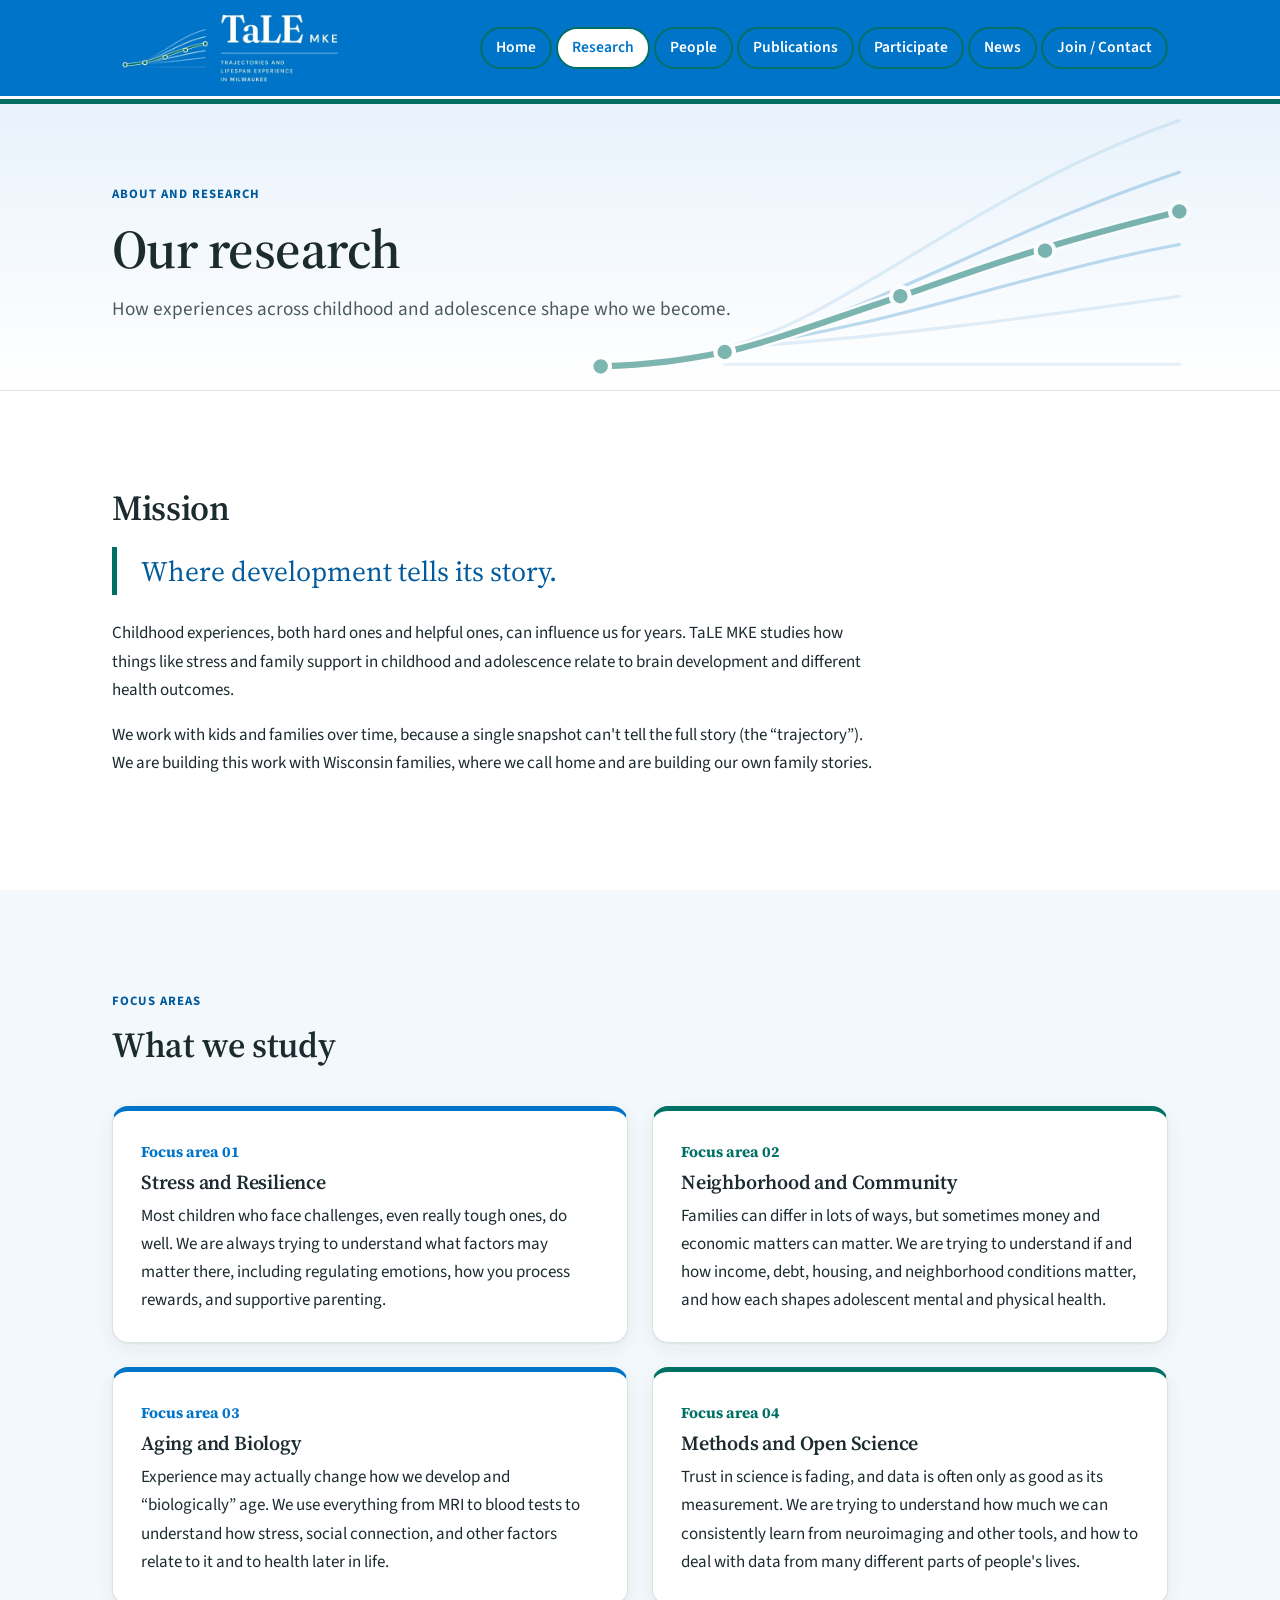
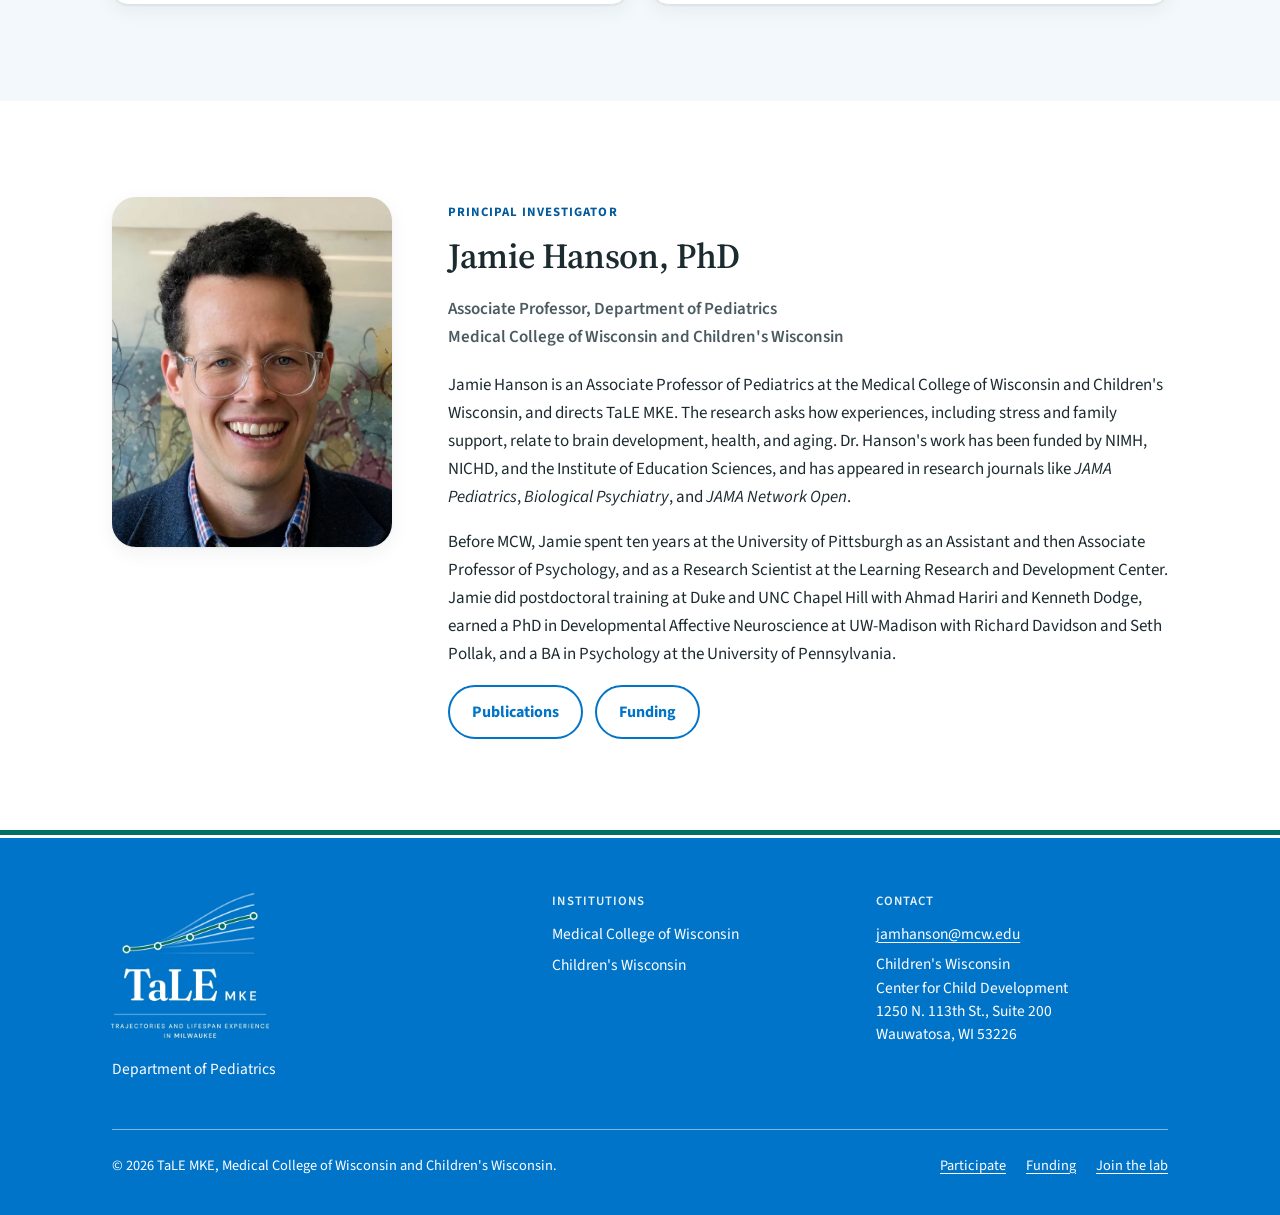
<file: research.html>
<!DOCTYPE html>
<html lang="en" class="no-js">
<head>
  <meta charset="utf-8">
  <meta name="viewport" content="width=device-width, initial-scale=1">
  <title>Research | TaLE MKE</title>
  <meta name="description" content="TaLE MKE's mission, four focus areas, and a bio of principal investigator Jamie Hanson.">
  <link rel="icon" href="assets/img/logo-mark.svg" type="image/svg+xml">
  <link rel="preconnect" href="https://fonts.googleapis.com">
  <link rel="preconnect" href="https://fonts.gstatic.com" crossorigin>
  <link href="https://fonts.googleapis.com/css2?family=Source+Sans+3:wght@400;600;700&family=Source+Serif+4:ital,opsz,wght@0,8..60,600;0,8..60,700;1,8..60,500&display=swap" rel="stylesheet">
  <link rel="stylesheet" href="css/styles.css?v=8952edb966">
</head>
<body>
  <a class="skip-link" href="#main">Skip to main content</a>

  <header class="site-header">
    <div class="container header-inner">
      <a class="brand" href="index.html">
        <img class="brand-logo" src="assets/img/logo-horizontal.webp" width="280" height="104"
             alt="TaLE MKE: Trajectories and Lifespan Experience in Milwaukee. Home">
      </a>
      <button class="nav-toggle" type="button" aria-expanded="false" aria-controls="site-nav">
        <span class="nav-toggle-bars" aria-hidden="true"></span>
        Menu
      </button>
      <nav class="site-nav" id="site-nav" aria-label="Main">
        <ul>
          <li><a href="index.html">Home</a></li>
          <li><a href="research.html" aria-current="page">Research</a></li>
          <li><a href="team.html">People</a></li>
          <li><a href="publications.html">Publications</a></li>
          <li><a href="participate.html">Participate</a></li>
          <li><a href="news.html">News</a></li>
          <li><a href="contact.html">Join / Contact</a></li>
        </ul>
      </nav>
    </div>
  </header>

  <main id="main">
    <section class="page-hero" aria-labelledby="page-title">
    <svg class="trajectories" viewBox="0 0 600 400" preserveAspectRatio="xMaxYMid slice" aria-hidden="true" focusable="false">
      <g fill="none" stroke-linecap="round" stroke-width="3" stroke="var(--traj-fan)">
        <path d="M140 300 C260 270 380 150 580 80" opacity=".45"/>
        <path d="M140 300 C280 270 400 190 580 130"/>
        <path d="M140 300 C300 280 420 230 580 200"/>
        <path d="M140 300 C300 290 440 270 580 250" opacity=".45"/>
        <path d="M140 316 H580" opacity=".35"/>
      </g>
      <path d="M20 318 C70 316 100 312 140 304 S250 270 310 250 S430 205 580 168" fill="none" stroke="#fff" stroke-width="11" stroke-linecap="round"/>
      <path d="M20 318 C70 316 100 312 140 304 S250 270 310 250 S430 205 580 168" fill="none" stroke="var(--color-secondary)" stroke-width="6" stroke-linecap="round"/>
      <g fill="var(--color-secondary)" stroke="#fff" stroke-width="4">
        <circle cx="20" cy="318" r="9"/><circle cx="140" cy="304" r="9"/><circle cx="310" cy="250" r="9"/><circle cx="450" cy="206" r="9"/><circle cx="580" cy="168" r="9"/>
      </g>
    </svg>
      <div class="container">
        <span class="eyebrow">About and research</span>
        <h1 id="page-title">Our research</h1>
        <p class="lede">How experiences across childhood and adolescence shape who we become.</p>
      </div>
    </section>

    <section class="section" aria-labelledby="mission-title">
      <div class="container">
        <h2 id="mission-title">Mission</h2>
        <p class="mission">Where development tells its story.</p>
        <div class="prose">
          <p>Childhood experiences, both hard ones and helpful ones, can influence us for years. TaLE MKE
          studies how things like stress and family support in childhood and adolescence relate to brain
          development and different health outcomes.</p>
          <p>We work with kids and families over time, because a single snapshot can't tell the full story
          (the “trajectory”). We are building this work with Wisconsin families, where we call home
          and are building our own family stories.</p>
        </div>
      </div>
    </section>

    <section class="section section-band" aria-labelledby="focus-title">
      <div class="container">
        <div class="section-head">
          <span class="eyebrow">Focus areas</span>
          <h2 id="focus-title">What we study</h2>
        </div>
        <div class="grid grid-2">
          <article class="card focus-card">
            <span class="focus-number">Focus area 01</span>
            <h3>Stress and Resilience</h3>
            <p>Most children who face challenges, even really tough ones, do well. We are always trying to understand what factors may matter there, including regulating emotions, how you process rewards, and supportive parenting.</p>
          </article>
          <article class="card focus-card">
            <span class="focus-number">Focus area 02</span>
            <h3>Neighborhood and Community</h3>
            <p>Families can differ in lots of ways, but sometimes money and economic matters can matter. We are trying to understand if and how income, debt, housing, and neighborhood conditions matter, and how each shapes adolescent mental and physical health.</p>
          </article>
          <article class="card focus-card">
            <span class="focus-number">Focus area 03</span>
            <h3>Aging and Biology</h3>
            <p>Experience may actually change how we develop and “biologically” age. We use everything from MRI to blood tests to understand how stress, social connection, and other factors relate to it and to health later in life.</p>
          </article>
          <article class="card focus-card">
            <span class="focus-number">Focus area 04</span>
            <h3>Methods and Open Science</h3>
            <p>Trust in science is fading, and data is often only as good as its measurement. We are trying to understand how much we can consistently learn from neuroimaging and other tools, and how to deal with data from many different parts of people's lives.</p>
          </article>
        </div>
      </div>
    </section>

    <section class="section" aria-labelledby="pi-title">
      <div class="container pi-bio">
        <img src="assets/img/hanson-portrait.webp" width="640" height="800"
             alt="Jamie Hanson, smiling, wearing clear-framed glasses and a navy blazer">
        <div>
          <span class="eyebrow">Principal investigator</span>
          <h2 id="pi-title">Jamie Hanson, PhD</h2>
          <p class="pi-title">Associate Professor, Department of Pediatrics<br>
          Medical College of Wisconsin and Children's Wisconsin</p>
          <p>Jamie Hanson is an Associate Professor of Pediatrics at the Medical College of Wisconsin and
          Children's Wisconsin, and directs TaLE MKE. The research asks how experiences, including stress
          and family support, relate to brain development, health, and aging. Dr. Hanson's work has been
          funded by NIMH, NICHD, and the Institute of Education Sciences, and has appeared in research
          journals like <cite>JAMA Pediatrics</cite>, <cite>Biological Psychiatry</cite>, and
          <cite>JAMA Network Open</cite>.</p>
          <p>Before MCW, Jamie spent ten years at the University of Pittsburgh as an Assistant and then
          Associate Professor of Psychology, and as a Research Scientist at the Learning Research and
          Development Center. Jamie did postdoctoral training at Duke and UNC Chapel Hill with Ahmad Hariri
          and Kenneth Dodge, earned a PhD in Developmental Affective Neuroscience at UW-Madison with Richard
          Davidson and Seth Pollak, and a BA in Psychology at the University of Pennsylvania.</p>
          <div class="btn-row">
            <a class="btn btn-secondary" href="publications.html">Publications</a>
            <a class="btn btn-secondary" href="funding.html">Funding</a>
          </div>
        </div>
      </div>
    </section>
  </main>

  <footer class="site-footer">
    <div class="container">
      <div class="footer-grid">
        <div>
          <img class="footer-logo" src="assets/img/logo-square.webp" width="200" height="185"
               alt="TaLE MKE: Trajectories and Lifespan Experience in Milwaukee">
          <p>Department of Pediatrics</p>
        </div>
        <div>
          <h2>Institutions</h2>
          <ul>
            <li>Medical College of Wisconsin</li>
            <li>Children's Wisconsin</li>
          </ul>
        </div>
        <div>
          <h2>Contact</h2>
          <p><a href="mailto:jamhanson@mcw.edu">jamhanson@mcw.edu</a></p>
          <address>Children's Wisconsin<br>Center for Child Development<br>1250 N. 113th St., Suite 200<br>Wauwatosa, WI 53226</address>
        </div>
      </div>
      <div class="footer-bottom">
        <p>&copy; <span id="year">2026</span> TaLE MKE, Medical College of Wisconsin and Children's Wisconsin.</p>
        <ul class="footer-links">
          <li><a href="participate.html">Participate</a></li>
          <li><a href="funding.html">Funding</a></li>
          <li><a href="contact.html">Join the lab</a></li>
        </ul>
      </div>
    </div>
  </footer>

  <script src="js/main.js?v=6934fd35f8"></script>
</body>
</html>
</file>
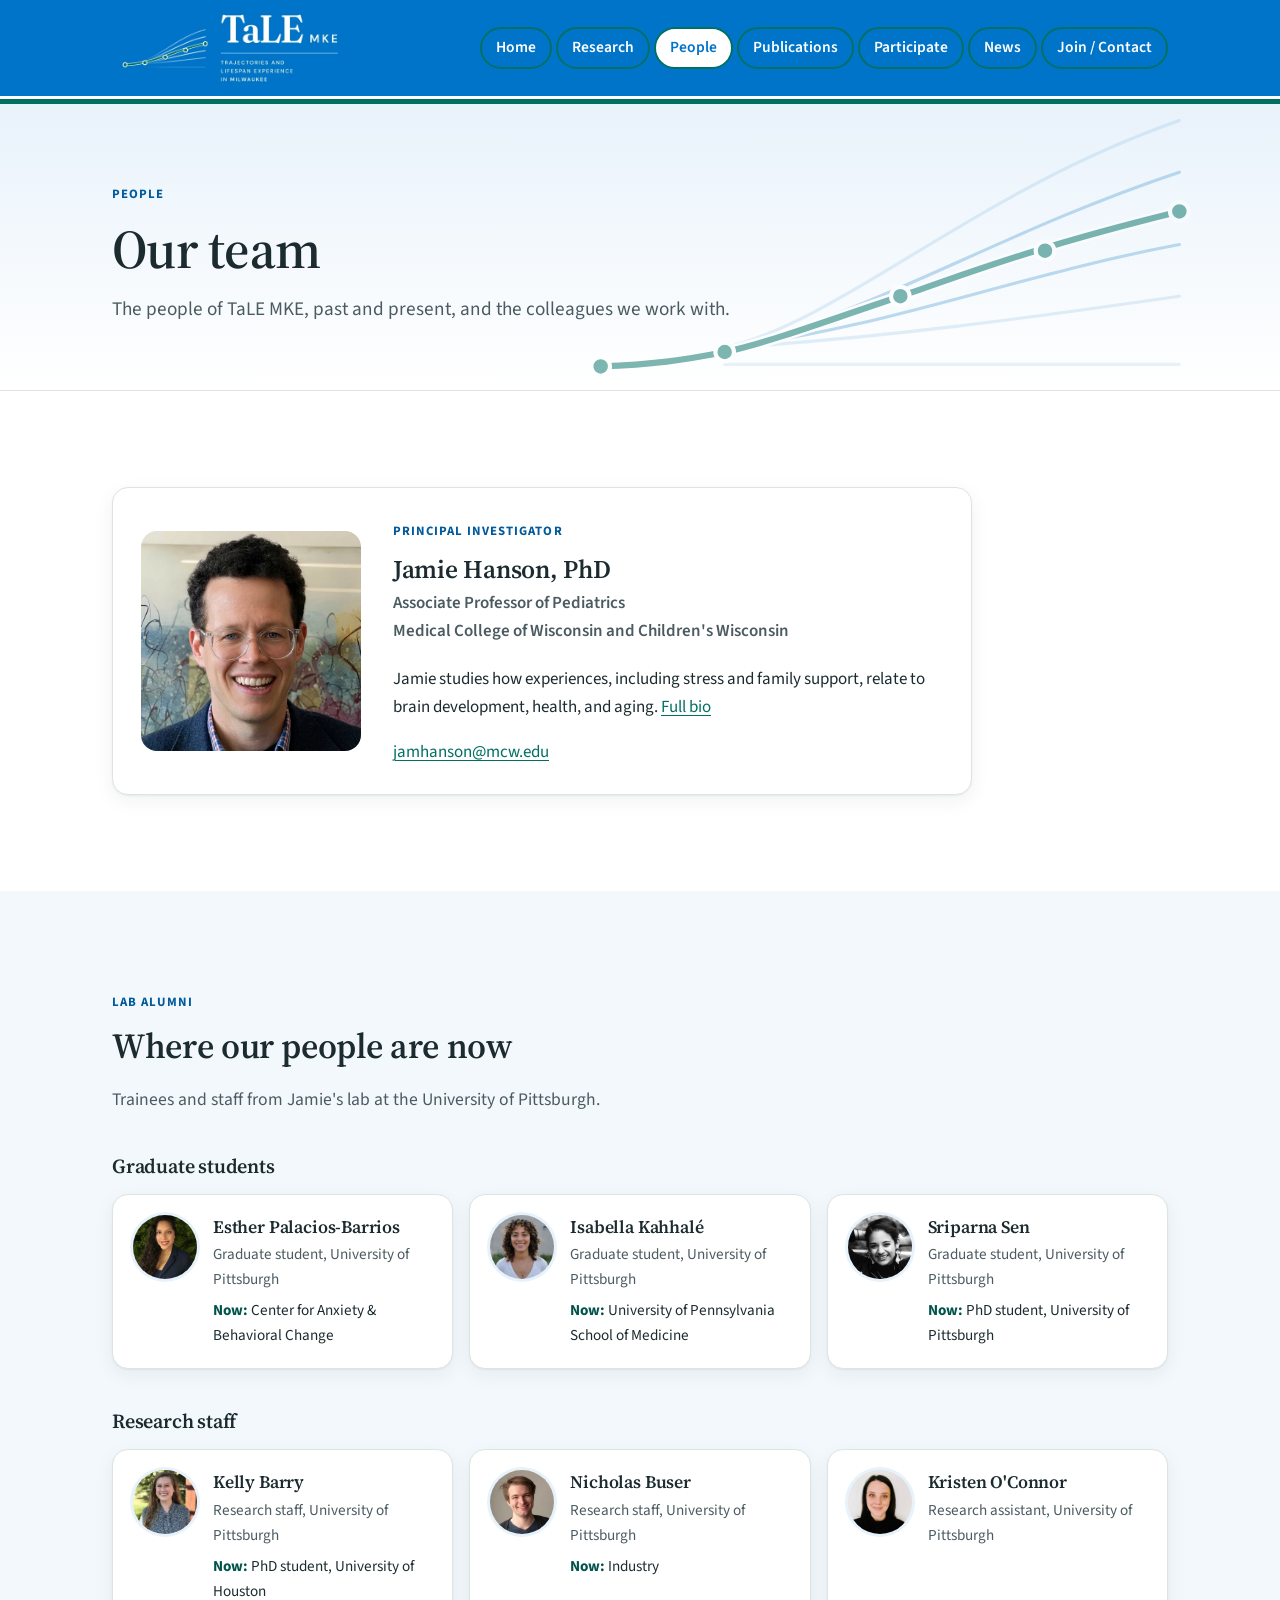
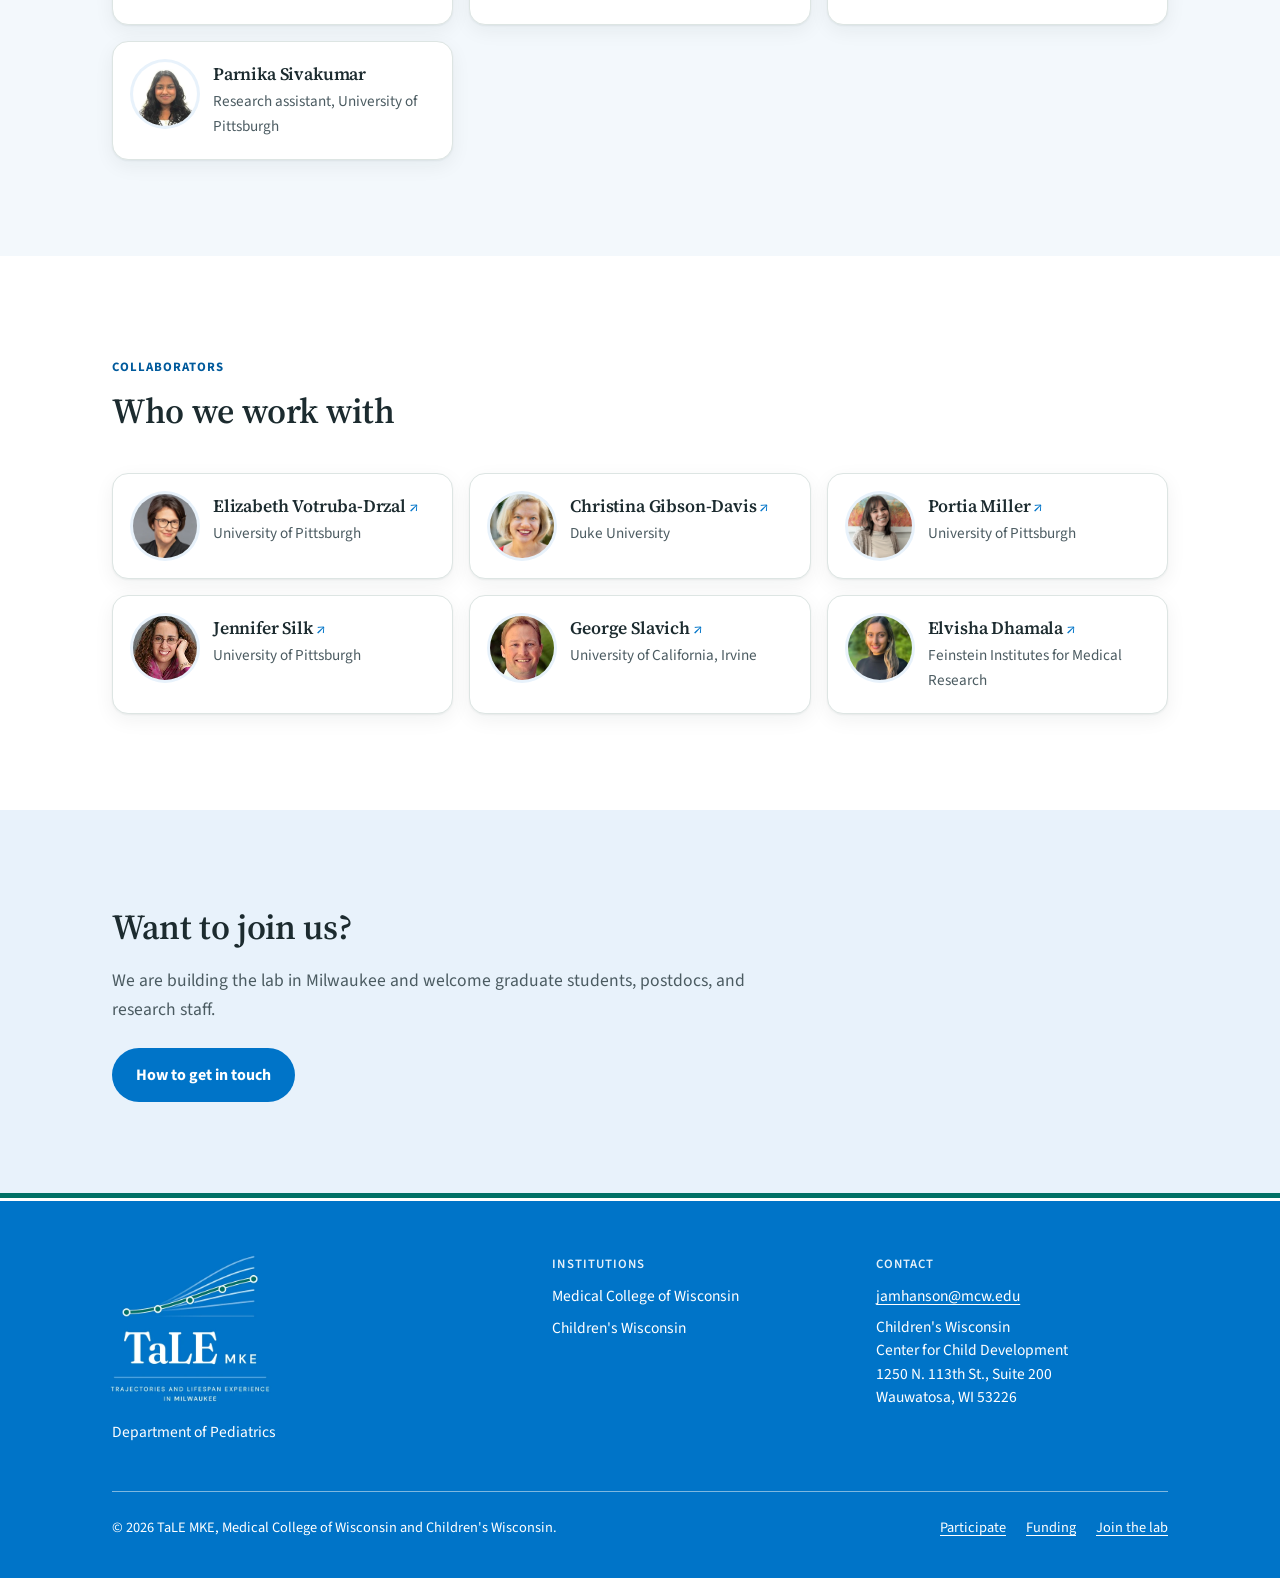
<file: team.html>
<!DOCTYPE html>
<html lang="en" class="no-js">
<head>
  <meta charset="utf-8">
  <meta name="viewport" content="width=device-width, initial-scale=1">
  <title>People | TaLE MKE</title>
  <meta name="description" content="Jamie Hanson, TaLE MKE lab alumni and where they are now, and collaborators.">
  <link rel="icon" href="assets/img/logo-mark.svg" type="image/svg+xml">
  <link rel="preconnect" href="https://fonts.googleapis.com">
  <link rel="preconnect" href="https://fonts.gstatic.com" crossorigin>
  <link href="https://fonts.googleapis.com/css2?family=Source+Sans+3:wght@400;600;700&family=Source+Serif+4:ital,opsz,wght@0,8..60,600;0,8..60,700;1,8..60,500&display=swap" rel="stylesheet">
  <link rel="stylesheet" href="css/styles.css?v=8952edb966">
</head>
<body>
  <a class="skip-link" href="#main">Skip to main content</a>

  <header class="site-header">
    <div class="container header-inner">
      <a class="brand" href="index.html">
        <img class="brand-logo" src="assets/img/logo-horizontal.webp" width="280" height="104"
             alt="TaLE MKE: Trajectories and Lifespan Experience in Milwaukee. Home">
      </a>
      <button class="nav-toggle" type="button" aria-expanded="false" aria-controls="site-nav">
        <span class="nav-toggle-bars" aria-hidden="true"></span>
        Menu
      </button>
      <nav class="site-nav" id="site-nav" aria-label="Main">
        <ul>
          <li><a href="index.html">Home</a></li>
          <li><a href="research.html">Research</a></li>
          <li><a href="team.html" aria-current="page">People</a></li>
          <li><a href="publications.html">Publications</a></li>
          <li><a href="participate.html">Participate</a></li>
          <li><a href="news.html">News</a></li>
          <li><a href="contact.html">Join / Contact</a></li>
        </ul>
      </nav>
    </div>
  </header>

  <main id="main">
    <section class="page-hero" aria-labelledby="page-title">
    <svg class="trajectories" viewBox="0 0 600 400" preserveAspectRatio="xMaxYMid slice" aria-hidden="true" focusable="false">
      <g fill="none" stroke-linecap="round" stroke-width="3" stroke="var(--traj-fan)">
        <path d="M140 300 C260 270 380 150 580 80" opacity=".45"/>
        <path d="M140 300 C280 270 400 190 580 130"/>
        <path d="M140 300 C300 280 420 230 580 200"/>
        <path d="M140 300 C300 290 440 270 580 250" opacity=".45"/>
        <path d="M140 316 H580" opacity=".35"/>
      </g>
      <path d="M20 318 C70 316 100 312 140 304 S250 270 310 250 S430 205 580 168" fill="none" stroke="#fff" stroke-width="11" stroke-linecap="round"/>
      <path d="M20 318 C70 316 100 312 140 304 S250 270 310 250 S430 205 580 168" fill="none" stroke="var(--color-secondary)" stroke-width="6" stroke-linecap="round"/>
      <g fill="var(--color-secondary)" stroke="#fff" stroke-width="4">
        <circle cx="20" cy="318" r="9"/><circle cx="140" cy="304" r="9"/><circle cx="310" cy="250" r="9"/><circle cx="450" cy="206" r="9"/><circle cx="580" cy="168" r="9"/>
      </g>
    </svg>
      <div class="container">
        <span class="eyebrow">People</span>
        <h1 id="page-title">Our team</h1>
        <p class="lede">The people of TaLE MKE, past and present, and the colleagues we work with.</p>
      </div>
    </section>

    <section class="section" aria-labelledby="pi-heading">
      <div class="container">
        <h2 id="pi-heading" class="visually-hidden">Principal investigator</h2>
        <article class="card pi-card">
          <img src="assets/img/hanson-square.webp" width="600" height="600"
               alt="Jamie Hanson, smiling, wearing clear-framed glasses and a navy blazer">
          <div>
            <span class="eyebrow">Principal investigator</span>
            <h3>Jamie Hanson, PhD</h3>
            <p class="pi-title">Associate Professor of Pediatrics<br>Medical College of Wisconsin and Children's Wisconsin</p>
            <p>Jamie studies how experiences, including stress and family support, relate to brain development,
            health, and aging. <a href="research.html#pi-title">Full bio</a></p>
            <p><a href="mailto:jamhanson@mcw.edu">jamhanson@mcw.edu</a></p>
          </div>
        </article>
      </div>
    </section>

    <section class="section section-band" aria-labelledby="alumni-title">
      <div class="container">
        <div class="section-head">
          <span class="eyebrow">Lab alumni</span>
          <h2 id="alumni-title">Where our people are now</h2>
          <p>Trainees and staff from Jamie's lab at the University of Pittsburgh.</p>
        </div>
        <h3 class="team-subhead">Graduate students</h3>
        <div class="alumni-grid">
          <article class="alum">
            <img class="avatar avatar-photo" src="assets/img/people/esther-palacios-barrios.webp" width="160" height="160" alt="">
            <div>
              <h4>Esther Palacios-Barrios</h4>
              <p class="alum-role">Graduate student, University of Pittsburgh</p>
              <p class="alum-now"><span>Now:</span> Center for Anxiety &amp; Behavioral Change</p>
            </div>
          </article>
          <article class="alum">
            <img class="avatar avatar-photo" src="assets/img/people/isabella-kahhale.webp" width="160" height="160" alt="">
            <div>
              <h4>Isabella Kahhalé</h4>
              <p class="alum-role">Graduate student, University of Pittsburgh</p>
              <p class="alum-now"><span>Now:</span> University of Pennsylvania School of Medicine</p>
            </div>
          </article>
          <article class="alum">
            <img class="avatar avatar-photo" src="assets/img/people/sriparna-sen.webp" width="160" height="160" alt="">
            <div>
              <h4>Sriparna Sen</h4>
              <p class="alum-role">Graduate student, University of Pittsburgh</p>
              <p class="alum-now"><span>Now:</span> PhD student, University of Pittsburgh</p>
            </div>
          </article>
        </div>
        <h3 class="team-subhead">Research staff</h3>
        <div class="alumni-grid">
          <article class="alum">
            <img class="avatar avatar-photo" src="assets/img/people/kelly-barry.webp" width="160" height="160" alt="">
            <div>
              <h4>Kelly Barry</h4>
              <p class="alum-role">Research staff, University of Pittsburgh</p>
              <p class="alum-now"><span>Now:</span> PhD student, University of Houston</p>
            </div>
          </article>
          <article class="alum">
            <img class="avatar avatar-photo" src="assets/img/people/nicholas-buser.webp" width="160" height="160" alt="">
            <div>
              <h4>Nicholas Buser</h4>
              <p class="alum-role">Research staff, University of Pittsburgh</p>
              <p class="alum-now"><span>Now:</span> Industry</p>
            </div>
          </article>
          <article class="alum">
            <img class="avatar avatar-photo" src="assets/img/people/kristen-o-connor.webp" width="160" height="160" alt="">
            <div>
              <h4>Kristen O&#x27;Connor</h4>
              <p class="alum-role">Research assistant, University of Pittsburgh</p>
            </div>
          </article>
          <article class="alum">
            <img class="avatar avatar-photo" src="assets/img/people/parnika-sivakumar.webp" width="160" height="160" alt="">
            <div>
              <h4>Parnika Sivakumar</h4>
              <p class="alum-role">Research assistant, University of Pittsburgh</p>
            </div>
          </article>
        </div>
      </div>
    </section>

    <section class="section" aria-labelledby="collab-title">
      <div class="container">
        <div class="section-head">
          <span class="eyebrow">Collaborators</span>
          <h2 id="collab-title">Who we work with</h2>
        </div>
        <div class="alumni-grid">
          <article class="alum collab-card">
            <img class="avatar avatar-photo" src="assets/img/people/elizabeth-votruba-drzal.webp" width="160" height="160" alt="">
            <div>
              <h4><a href="https://www.psychology.pitt.edu/people/elizabeth-votruba-drzal-phd">Elizabeth Votruba-Drzal<span class="visually-hidden"> (faculty page)</span></a></h4>
              <p class="alum-role">University of Pittsburgh</p>
            </div>
          </article>
          <article class="alum collab-card">
            <img class="avatar avatar-photo" src="assets/img/people/christina-gibson-davis.webp" width="160" height="160" alt="">
            <div>
              <h4><a href="https://sanford.duke.edu/profile/christina-m-gibson-davis/">Christina Gibson-Davis<span class="visually-hidden"> (faculty page)</span></a></h4>
              <p class="alum-role">Duke University</p>
            </div>
          </article>
          <article class="alum collab-card">
            <img class="avatar avatar-photo" src="assets/img/people/portia-miller.webp" width="160" height="160" alt="">
            <div>
              <h4><a href="https://www.lrdc.pitt.edu/people/portia-miller">Portia Miller<span class="visually-hidden"> (faculty page)</span></a></h4>
              <p class="alum-role">University of Pittsburgh</p>
            </div>
          </article>
          <article class="alum collab-card">
            <img class="avatar avatar-photo" src="assets/img/people/jennifer-silk.webp" width="160" height="160" alt="">
            <div>
              <h4><a href="https://www.psychology.pitt.edu/people/jennifer-silk-phd">Jennifer Silk<span class="visually-hidden"> (faculty page)</span></a></h4>
              <p class="alum-role">University of Pittsburgh</p>
            </div>
          </article>
          <article class="alum collab-card">
            <img class="avatar avatar-photo" src="assets/img/people/george-slavich.webp" width="160" height="160" alt="">
            <div>
              <h4><a href="https://medschool.uci.edu/about/faculty/gslavich">George Slavich<span class="visually-hidden"> (faculty page)</span></a></h4>
              <p class="alum-role">University of California, Irvine</p>
            </div>
          </article>
          <article class="alum collab-card">
            <img class="avatar avatar-photo" src="assets/img/people/elvisha-dhamala.webp" width="160" height="160" alt="">
            <div>
              <h4><a href="https://feinstein.northwell.edu/institutes-researchers/our-researchers/elvisha-dhamala-phd">Elvisha Dhamala<span class="visually-hidden"> (faculty page)</span></a></h4>
              <p class="alum-role">Feinstein Institutes for Medical Research</p>
            </div>
          </article>
        </div>
      </div>
    </section>

    <section class="section section-tint" aria-labelledby="join-cta">
      <div class="container">
        <div class="section-head" style="margin-bottom:24px">
          <h2 id="join-cta">Want to join us?</h2>
          <p>We are building the lab in Milwaukee and welcome graduate students, postdocs, and research staff.</p>
        </div>
        <a class="btn btn-primary" href="contact.html#join-title">How to get in touch</a>
      </div>
    </section>
  </main>

  <footer class="site-footer">
    <div class="container">
      <div class="footer-grid">
        <div>
          <img class="footer-logo" src="assets/img/logo-square.webp" width="200" height="185"
               alt="TaLE MKE: Trajectories and Lifespan Experience in Milwaukee">
          <p>Department of Pediatrics</p>
        </div>
        <div>
          <h2>Institutions</h2>
          <ul>
            <li>Medical College of Wisconsin</li>
            <li>Children's Wisconsin</li>
          </ul>
        </div>
        <div>
          <h2>Contact</h2>
          <p><a href="mailto:jamhanson@mcw.edu">jamhanson@mcw.edu</a></p>
          <address>Children's Wisconsin<br>Center for Child Development<br>1250 N. 113th St., Suite 200<br>Wauwatosa, WI 53226</address>
        </div>
      </div>
      <div class="footer-bottom">
        <p>&copy; <span id="year">2026</span> TaLE MKE, Medical College of Wisconsin and Children's Wisconsin.</p>
        <ul class="footer-links">
          <li><a href="participate.html">Participate</a></li>
          <li><a href="funding.html">Funding</a></li>
          <li><a href="contact.html">Join the lab</a></li>
        </ul>
      </div>
    </div>
  </footer>

  <script src="js/main.js?v=6934fd35f8"></script>
</body>
</html>
</file>
<file: css/styles.css>
/* ==========================================================================
   TaLE MKE: site styles
   Plain CSS, no build step. All brand colors live in :root below.
   ========================================================================== */

/* --------------------------------------------------------------------------
   1. Brand tokens (swap these to rebrand the whole site)
   -------------------------------------------------------------------------- */
:root {
  /* Brand colors, sampled from the TaLE MKE logo (assets/img/brand/).
     tests/check_site.py verifies every text/background pair meets WCAG AA. */
  --color-primary: #0074c8;        /* logo blue: header, footer, buttons, links */
  --color-primary-dark: #005a9c;
  --color-primary-soft: #e8f2fb;

  --color-secondary: #007065;      /* logo green: trajectory line, accents */
  --color-secondary-dark: #00544c;
  --color-secondary-soft: #e3f1ef;

  --color-accent-light: #7eb8e0;   /* logo light-blue fan lines */
  --color-accent-pale: #c1ddf4;    /* logo pale-blue fan lines */
  --color-band: #f3f8fc;           /* alternating section background */

  /* Stroke color for the decorative trajectory fan (overridden on blue) */
  --traj-fan: var(--color-accent-light);

  /* Text and surfaces */
  --color-text: #1c2b2f;
  --color-text-muted: #4b5b61;
  --color-bg: #ffffff;
  --color-border: #dde5e3;
  --color-error: #b3261e;
  --color-success: #1e6b3a;

  /* Type */
  --font-heading: "Source Serif 4", Georgia, "Times New Roman", serif;
  --font-body: "Source Sans 3", -apple-system, BlinkMacSystemFont, "Segoe UI", Roboto, Arial, sans-serif;

  /* Shape and spacing */
  --radius-sm: 8px;
  --radius: 16px;
  --radius-lg: 24px;
  --shadow: 0 1px 2px rgba(16, 40, 38, 0.06), 0 6px 20px rgba(16, 40, 38, 0.06);
  --shadow-hover: 0 2px 4px rgba(16, 40, 38, 0.08), 0 12px 32px rgba(16, 40, 38, 0.1);
  --container: 1120px;
  --gutter: clamp(16px, 4vw, 32px);
  --section-space: clamp(56px, 8vw, 96px);
}

/* --------------------------------------------------------------------------
   2. Base
   -------------------------------------------------------------------------- */
*,
*::before,
*::after { box-sizing: border-box; }

html { scroll-behavior: smooth; }
@media (prefers-reduced-motion: reduce) {
  html { scroll-behavior: auto; }
  *, *::before, *::after { transition: none !important; animation: none !important; }
}

body {
  margin: 0;
  font-family: var(--font-body);
  font-size: 1.0625rem;
  line-height: 1.65;
  color: var(--color-text);
  background: var(--color-bg);
  -webkit-font-smoothing: antialiased;
}

img { max-width: 100%; height: auto; display: block; }

h1, h2, h3, h4 {
  font-family: var(--font-heading);
  line-height: 1.2;
  color: var(--color-text);
  margin: 0 0 0.5em;
  font-weight: 600;
  letter-spacing: -0.01em;
}
h1 { font-size: clamp(2.2rem, 5vw, 3.4rem); }
h2 { font-size: clamp(1.6rem, 3vw, 2.2rem); }
h3 { font-size: 1.25rem; }

p { margin: 0 0 1em; }

a {
  color: var(--color-secondary);
  text-underline-offset: 3px;
  text-decoration-thickness: 1px;
}
a:hover { color: var(--color-secondary-dark); text-decoration-thickness: 2px; }

:focus-visible {
  outline: 3px solid var(--color-secondary);
  outline-offset: 3px;
  border-radius: 4px;
}

.container {
  width: 100%;
  max-width: var(--container);
  margin: 0 auto;
  padding: 0 var(--gutter);
}

.visually-hidden {
  position: absolute !important;
  width: 1px; height: 1px;
  padding: 0; margin: -1px;
  overflow: hidden; clip: rect(0 0 0 0);
  white-space: nowrap; border: 0;
}

.skip-link {
  position: absolute;
  left: 16px; top: -100px;
  z-index: 100;
  padding: 10px 16px;
  background: var(--color-primary);
  color: #fff;
  border-radius: var(--radius-sm);
  font-weight: 600;
}
.skip-link:focus { top: 12px; color: #fff; }

/* --------------------------------------------------------------------------
   3. Header and navigation
   -------------------------------------------------------------------------- */
.site-header {
  position: sticky;
  top: 0;
  z-index: 50;
  background: var(--color-primary);
  /* Two-tone bar under the header: white on top, MCW green below (mcw.edu uses #007066). */
  border-bottom: 3px solid #fff;
  box-shadow: 0 5px 0 var(--color-secondary);
}
.header-inner {
  display: flex;
  align-items: center;
  justify-content: space-between;
  gap: 16px;
  min-height: 96px;
}

.brand { display: block; flex: none; line-height: 0; }
.brand-logo { width: 236px; height: auto; }
@media (max-width: 420px) { .brand-logo { width: 176px; } }

.nav-toggle {
  display: none;
  align-items: center;
  gap: 8px;
  padding: 8px 14px;
  font: inherit;
  font-weight: 600;
  font-size: 0.95rem;
  color: #fff;
  background: rgba(255, 255, 255, 0.14);
  border: 1px solid rgba(255, 255, 255, 0.5);
  border-radius: 999px;
  cursor: pointer;
}
.nav-toggle-bars,
.nav-toggle-bars::before,
.nav-toggle-bars::after {
  display: block;
  width: 18px; height: 2px;
  background: currentColor;
  border-radius: 2px;
  position: relative;
  transition: transform 0.2s ease;
}
.nav-toggle-bars::before,
.nav-toggle-bars::after { content: ""; position: absolute; left: 0; }
.nav-toggle-bars::before { top: -6px; }
.nav-toggle-bars::after { top: 6px; }
.nav-toggle[aria-expanded="true"] .nav-toggle-bars { background: transparent; }
.nav-toggle[aria-expanded="true"] .nav-toggle-bars::before { transform: translateY(6px) rotate(45deg); }
.nav-toggle[aria-expanded="true"] .nav-toggle-bars::after { transform: translateY(-6px) rotate(-45deg); }

.site-nav ul {
  display: flex;
  gap: 4px;
  list-style: none;
  margin: 0;
  padding: 0;
}
.site-nav a {
  display: block;
  padding: 6px 14px;
  border: 2px solid var(--color-secondary);  /* MCW green outline */
  border-radius: 999px;
  color: #fff;
  text-decoration: none;
  font-weight: 600;
  font-size: 0.97rem;
}
.site-nav a:hover { background: rgba(255, 255, 255, 0.16); color: #fff; }
.site-nav a[aria-current="page"] { background: #fff; color: var(--color-primary); }
.site-header :focus-visible { outline-color: #fff; }

/* Mobile nav below 1040px: seven nav items need room next to the logo. */
@media (max-width: 1040px) {
  .nav-toggle { display: inline-flex; }
  .site-nav {
    position: absolute;
    left: 0; right: 0; top: 100%;
    background: var(--color-primary);
    border-bottom: 3px solid #fff;
    box-shadow: 0 5px 0 var(--color-secondary), 0 12px 24px rgba(0, 40, 80, 0.2);
    display: none;
  }
  .site-nav.is-open { display: block; }
  .site-nav ul { flex-direction: column; padding: 12px var(--gutter) 20px; gap: 2px; }
  .site-nav a { padding: 10px 14px; border-radius: var(--radius-sm); }
  /* Without JS the toggle does nothing, so show the menu inline instead. */
  .no-js .nav-toggle { display: none; }
  .no-js .site-nav { display: block; position: static; box-shadow: none; border: 0; }
  .no-js .header-inner { flex-wrap: wrap; }
}

/* --------------------------------------------------------------------------
   4. Page sections
   -------------------------------------------------------------------------- */
.section { padding: var(--section-space) 0; }
.section-band { background: var(--color-band); }
.section-tint { background: var(--color-primary-soft); }

.eyebrow {
  display: inline-block;
  font-size: 0.8rem;
  font-weight: 700;
  letter-spacing: 0.08em;
  text-transform: uppercase;
  color: var(--color-primary-dark);
  margin-bottom: 12px;
}

.section-head { max-width: 680px; margin-bottom: 40px; }
.section-head p { color: var(--color-text-muted); font-size: 1.1rem; }

.lede { font-size: 1.2rem; color: var(--color-text-muted); max-width: 680px; }

/* Page title band on inner pages */
.page-hero {
  position: relative;
  overflow: hidden;
  padding: clamp(48px, 7vw, 80px) 0 clamp(40px, 6vw, 64px);
  background: linear-gradient(180deg, var(--color-primary-soft) 0%, #fff 100%);
  border-bottom: 1px solid var(--color-border);
}
.page-hero h1 { margin-bottom: 12px; }
.page-hero .lede { margin: 0; }

/* Decorative "trajectory" lines used behind heroes */
.trajectories {
  position: absolute;
  right: -40px;
  top: 0;
  width: min(620px, 70%);
  height: 100%;
  pointer-events: none;
  opacity: 0.5;
}

/* Home hero: logo blue with white type */
.hero {
  --traj-fan: var(--color-accent-pale);
  position: relative;
  overflow: hidden;
  padding: clamp(56px, 9vw, 112px) 0 clamp(56px, 8vw, 96px);
  background: var(--color-primary);
  color: #fff;
}
.hero-grid {
  position: relative;
  display: grid;
  grid-template-columns: 1.15fr 1fr;
  gap: clamp(32px, 5vw, 64px);
  align-items: center;
}
.hero h1 { margin-bottom: 8px; color: #fff; }
.hero .eyebrow { color: #fff; }
.hero-expansion {
  font-size: clamp(0.85rem, 1.6vw, 1rem);
  font-weight: 600;
  letter-spacing: 0.16em;
  text-transform: uppercase;
  color: #fff;
  padding-bottom: 20px;
  border-bottom: 2px solid var(--color-accent-light);
  margin-bottom: 20px;
  max-width: 520px;
}
.hero .lede { margin-bottom: 28px; color: #fff; }
.hero .trajectories { opacity: 0.35; }
.hero .btn-primary { background: #fff; color: var(--color-primary); }
.hero .btn-primary:hover { background: var(--color-primary-soft); color: var(--color-primary-dark); }
.hero .btn-secondary { background: transparent; color: #fff; border-color: #fff; }
.hero .btn-secondary:hover { background: rgba(255, 255, 255, 0.14); color: #fff; }
.hero :focus-visible { outline-color: #fff; }
.hero-media > img {
  border-radius: var(--radius-lg);
  box-shadow: var(--shadow-hover);
  aspect-ratio: 4 / 3;
  object-fit: cover;
  width: 100%;
}

.affiliations {
  display: flex;
  flex-wrap: wrap;
  gap: 10px;
  list-style: none;
  padding: 0;
  margin: 0 0 32px;
}
.affiliations li {
  display: inline-flex;
  align-items: center;
  gap: 8px;
  padding: 6px 14px;
  background: #fff;
  border: 1px solid var(--color-border);
  border-radius: 999px;
  font-size: 0.92rem;
  font-weight: 600;
  color: var(--color-text);
}
.dot { width: 10px; height: 10px; border-radius: 50%; flex: none; }
.dot-primary { background: var(--color-primary); }
.dot-secondary { background: var(--color-secondary); }

@media (max-width: 860px) {
  .hero-grid { grid-template-columns: 1fr; }
  .hero-media { order: -1; max-width: 560px; }
  .hero .trajectories { display: none; }
}

/* --------------------------------------------------------------------------
   5. Buttons
   -------------------------------------------------------------------------- */
.btn-row { display: flex; flex-wrap: wrap; gap: 12px; }
.btn {
  display: inline-flex;
  align-items: center;
  gap: 8px;
  padding: 12px 22px;
  border-radius: 999px;
  font: inherit;
  font-weight: 700;
  font-size: 1rem;
  text-decoration: none;
  border: 2px solid transparent;
  cursor: pointer;
  transition: background-color 0.15s ease, color 0.15s ease, transform 0.15s ease;
}
.btn:hover { transform: translateY(-1px); text-decoration: none; }
.btn-primary { background: var(--color-primary); color: #fff; }
.btn-primary:hover { background: var(--color-primary-dark); color: #fff; }
.btn-secondary { background: #fff; color: var(--color-primary); border-color: var(--color-primary); }
.btn-secondary:hover { background: var(--color-primary-soft); color: var(--color-primary-dark); }

/* --------------------------------------------------------------------------
   6. Cards and grids
   -------------------------------------------------------------------------- */
.grid {
  display: grid;
  gap: 24px;
  grid-template-columns: repeat(auto-fill, minmax(260px, 1fr));
}
.grid-2 { grid-template-columns: repeat(2, 1fr); }
@media (max-width: 720px) { .grid-2 { grid-template-columns: 1fr; } }

.card {
  background: #fff;
  border: 1px solid var(--color-border);
  border-radius: var(--radius);
  padding: 28px;
  box-shadow: var(--shadow);
  transition: box-shadow 0.2s ease, transform 0.2s ease;
}
.card h3 { margin-bottom: 8px; }
.card p:last-child { margin-bottom: 0; }

a.card-link {
  display: flex;
  flex-direction: column;
  text-decoration: none;
  color: var(--color-text);
}
a.card-link:hover { box-shadow: var(--shadow-hover); transform: translateY(-3px); color: var(--color-text); }
a.card-link p { color: var(--color-text-muted); }
.card-cta {
  margin-top: auto;
  padding-top: 12px;
  font-weight: 700;
  color: var(--color-secondary);
}
.card-cta::after { content: " \2192"; }

.card-icon {
  width: 48px; height: 48px;
  display: grid;
  place-items: center;
  border-radius: 14px;
  margin-bottom: 16px;
  background: var(--color-primary-soft);
  color: var(--color-primary);
}
.card-icon.alt { background: var(--color-secondary-soft); color: var(--color-secondary); }
.card-icon svg { width: 24px; height: 24px; }

/* Research focus areas */
.focus-card { border-top: 5px solid var(--color-primary); }
.focus-card:nth-child(even) { border-top-color: var(--color-secondary); }
.focus-number {
  font-family: var(--font-heading);
  font-size: 0.95rem;
  font-weight: 700;
  color: var(--color-primary);
  margin-bottom: 6px;
  display: block;
}
.focus-card:nth-child(even) .focus-number { color: var(--color-secondary); }

/* Mission block */
.mission {
  font-family: var(--font-heading);
  font-size: clamp(1.3rem, 2.6vw, 1.75rem);
  line-height: 1.45;
  color: var(--color-primary-dark);
  border-left: 5px solid var(--color-secondary);
  padding: 4px 0 4px 24px;
  margin: 0 0 24px;
  max-width: 820px;
}

/* PI bio */
.pi-bio {
  display: grid;
  grid-template-columns: 280px 1fr;
  gap: clamp(28px, 5vw, 56px);
  align-items: start;
}
.pi-bio img { border-radius: var(--radius-lg); box-shadow: var(--shadow); aspect-ratio: 4 / 5; object-fit: cover; width: 100%; }
.pi-title { color: var(--color-text-muted); font-weight: 600; margin-bottom: 20px; }
@media (max-width: 720px) {
  .pi-bio { grid-template-columns: 1fr; }
  .pi-bio img { max-width: 260px; }
}

/* Team cards */
.person-card { padding: 0; overflow: hidden; display: flex; flex-direction: column; }
.person-card img { aspect-ratio: 1 / 1; object-fit: cover; width: 100%; background: var(--color-primary-soft); }
.person-body { padding: 20px 22px 24px; }
.person-body h3 { margin-bottom: 4px; }
.person-role {
  display: inline-block;
  font-size: 0.85rem;
  font-weight: 700;
  color: var(--color-primary-dark);
  background: var(--color-primary-soft);
  padding: 3px 10px;
  border-radius: 999px;
  margin-bottom: 12px;
}
.person-card:nth-child(even) .person-role { color: var(--color-secondary-dark); background: var(--color-secondary-soft); }
.person-body p { color: var(--color-text-muted); margin: 0; font-size: 0.98rem; }
.person-card.is-pi { border: 2px solid var(--color-primary); }

.team-group { margin-bottom: 56px; }
.team-group:last-child { margin-bottom: 0; }
.team-group > h2 { font-size: 1.5rem; margin-bottom: 24px; }

/* --------------------------------------------------------------------------
   7. Publications
   -------------------------------------------------------------------------- */
.pub-year { margin-bottom: 48px; }
.pub-year:last-child { margin-bottom: 0; }
.pub-year h2 {
  display: flex;
  align-items: center;
  gap: 16px;
  font-size: 1.6rem;
  color: var(--color-primary);
  margin-bottom: 20px;
}
.pub-year h2::after { content: ""; flex: 1; height: 1px; background: var(--color-border); }

.pub-list { list-style: none; margin: 0; padding: 0; display: grid; gap: 16px; }
.pub {
  background: #fff;
  border: 1px solid var(--color-border);
  border-radius: var(--radius);
  padding: 20px 24px;
}
.pub-authors { color: var(--color-text-muted); font-size: 0.97rem; margin: 0 0 4px; }
.pub-authors .me { color: var(--color-text); font-weight: 700; }
.pub-title { font-family: var(--font-heading); font-size: 1.15rem; font-weight: 600; margin: 0 0 4px; line-height: 1.35; }
.pub-venue { margin: 0 0 12px; color: var(--color-text-muted); }
.pub-venue cite { font-style: italic; color: var(--color-text); }
.pub-links { display: flex; flex-wrap: wrap; gap: 8px; list-style: none; padding: 0; margin: 0; }
.pub-links a {
  display: inline-block;
  padding: 4px 12px;
  border: 1px solid var(--color-secondary);
  border-radius: 999px;
  font-size: 0.88rem;
  font-weight: 700;
  text-decoration: none;
}
.pub-links a:hover { background: var(--color-secondary-soft); }

.note {
  background: var(--color-secondary-soft);
  border-radius: var(--radius);
  padding: 16px 20px;
  margin-bottom: 40px;
  color: var(--color-text);
}
.note a { color: var(--color-primary-dark); }

/* --------------------------------------------------------------------------
   8. News
   -------------------------------------------------------------------------- */
.news-list { list-style: none; margin: 0; padding: 0; display: grid; gap: 20px; max-width: 820px; }
.news-item {
  display: grid;
  grid-template-columns: 130px 1fr;
  gap: 24px;
  background: #fff;
  border: 1px solid var(--color-border);
  border-radius: var(--radius);
  padding: 24px 28px;
  box-shadow: var(--shadow);
}
.news-date {
  font-weight: 700;
  color: var(--color-primary);
  font-size: 0.95rem;
  padding-top: 3px;
}
.news-item h2, .news-item h3 { font-size: 1.25rem; margin-bottom: 6px; }
.news-item p { margin: 0; color: var(--color-text-muted); }
@media (max-width: 600px) {
  .news-item { grid-template-columns: 1fr; gap: 6px; padding: 20px; }
}

/* --------------------------------------------------------------------------
   9. Contact and join
   -------------------------------------------------------------------------- */
.contact-grid {
  display: grid;
  grid-template-columns: 1fr 1.2fr;
  gap: clamp(32px, 5vw, 56px);
  align-items: start;
}
@media (max-width: 860px) { .contact-grid { grid-template-columns: 1fr; } }

.contact-list { list-style: none; padding: 0; margin: 0 0 32px; display: grid; gap: 16px; }
.contact-list li { display: grid; grid-template-columns: 44px 1fr; gap: 14px; align-items: start; }
.contact-list .card-icon { width: 44px; height: 44px; margin: 0; }
.contact-list strong { display: block; }

.position-list { list-style: none; padding: 0; margin: 0; display: grid; gap: 16px; }
.position {
  border-left: 5px solid var(--color-secondary);
  background: #fff;
  border-radius: var(--radius-sm) var(--radius) var(--radius) var(--radius-sm);
  padding: 18px 22px;
  box-shadow: var(--shadow);
}
.position:nth-child(odd) { border-left-color: var(--color-primary); }
.position h3 { margin-bottom: 4px; font-size: 1.15rem; }
.position p { margin: 0; color: var(--color-text-muted); }

.form-card { padding: clamp(24px, 4vw, 36px); }
.field { margin-bottom: 20px; }
.field label { display: block; font-weight: 700; margin-bottom: 6px; }
.field .hint { font-weight: 400; color: var(--color-text-muted); font-size: 0.9rem; }
.field input,
.field textarea {
  width: 100%;
  font: inherit;
  color: var(--color-text);
  padding: 12px 14px;
  border: 1.5px solid #9aa9ad;
  border-radius: var(--radius-sm);
  background: #fff;
}
.field textarea { min-height: 160px; resize: vertical; }
.field input:focus,
.field textarea:focus {
  outline: none;
  border-color: var(--color-secondary);
  box-shadow: 0 0 0 3px var(--color-secondary-soft);
}
.field [aria-invalid="true"] { border-color: var(--color-error); }
.field-error { color: var(--color-error); font-size: 0.92rem; margin: 6px 0 0; font-weight: 600; }
.field-error:empty { display: none; }

.form-status { margin-top: 16px; padding: 12px 16px; border-radius: var(--radius-sm); font-weight: 600; }
.form-status:empty { display: none; }
.form-status.is-success { background: #e4f3e9; color: var(--color-success); }
.form-status.is-error { background: #fbe9e7; color: var(--color-error); }

/* --------------------------------------------------------------------------
   10. Footer
   -------------------------------------------------------------------------- */
.site-footer {
  background: var(--color-primary);
  color: #fff;
  /* Two-tone bar mirroring the header: MCW green on the outside, white against the blue. */
  border-top: 3px solid #fff;
  box-shadow: 0 -5px 0 var(--color-secondary);
  padding: 56px 0 32px;
  font-size: 0.97rem;
}
.site-footer a { color: #fff; }
.site-footer :focus-visible { outline-color: #fff; }
.site-footer a:hover { color: #fff; }
.footer-grid {
  display: grid;
  grid-template-columns: 1.4fr 1fr 1fr;
  gap: 32px;
  margin-bottom: 40px;
}
.footer-logo { width: 180px; height: auto; margin: -12px 0 8px -12px; }
.site-footer h2 { font-family: var(--font-body); font-size: 0.8rem; letter-spacing: 0.08em; text-transform: uppercase; color: #fff; opacity: 0.9; margin-bottom: 12px; }
.site-footer ul { list-style: none; margin: 0; padding: 0; display: grid; gap: 6px; }
.site-footer p { margin-bottom: 6px; }
.footer-bottom {
  border-top: 1px solid var(--color-accent-light);
  padding-top: 24px;
  display: flex;
  flex-wrap: wrap;
  justify-content: space-between;
  gap: 12px;
  color: #fff;
  font-size: 0.9rem;
}
@media (max-width: 760px) { .footer-grid { grid-template-columns: 1fr; } }

.page-hero .container { position: relative; }
/* Keep the banner graphic inside the content column on wide screens. */
.page-hero .trajectories { right: max(-40px, calc((100% - var(--container)) / 2)); }
@media (max-width: 600px) { .page-hero .trajectories { opacity: 0.25; } }

/* --------------------------------------------------------------------------
   11. Build-out: home tagline, people, publications, participate, funding
   -------------------------------------------------------------------------- */
address { font-style: normal; }

.hero-tagline {
  font-family: var(--font-heading);
  font-style: italic;
  font-size: clamp(1.4rem, 3vw, 1.9rem);
  line-height: 1.3;
  color: #fff;
  margin-bottom: 28px;
}

.grid-3 { grid-template-columns: repeat(3, 1fr); }
@media (max-width: 900px) { .grid-3 { grid-template-columns: repeat(2, 1fr); } }
@media (max-width: 600px) { .grid-3 { grid-template-columns: 1fr; } }

.prose { max-width: 760px; }
.prose-wide { max-width: 820px; }

/* People */
.pi-card {
  display: grid;
  grid-template-columns: 220px 1fr;
  gap: 32px;
  align-items: center;
  max-width: 860px;
}
.pi-card img { border-radius: var(--radius); aspect-ratio: 1 / 1; object-fit: cover; width: 100%; }
.pi-card h3 { font-size: 1.6rem; margin-bottom: 4px; }
@media (max-width: 640px) {
  .pi-card { grid-template-columns: 1fr; }
  .pi-card img { max-width: 220px; }
}

.team-subhead { font-size: 1.25rem; margin: 8px 0 16px; }
.alumni-grid {
  display: grid;
  gap: 16px;
  grid-template-columns: repeat(auto-fill, minmax(280px, 1fr));
  margin-bottom: 40px;
}
.alumni-grid:last-child { margin-bottom: 0; }
.alum {
  display: flex;
  gap: 16px;
  align-items: flex-start;
  background: #fff;
  border: 1px solid var(--color-border);
  border-radius: var(--radius);
  padding: 20px;
  box-shadow: var(--shadow);
}
.avatar {
  flex: none;
  width: 64px; height: 64px;
  display: grid;
  place-items: center;
  border-radius: 50%;
  background: var(--color-primary);
  color: #fff;
  font-weight: 700;
  letter-spacing: 0.03em;
}
.alum:nth-child(even) .avatar { background: var(--color-secondary); }
.avatar-photo {
  object-fit: cover;
  background: var(--color-primary-soft);
  box-shadow: 0 0 0 3px var(--color-primary-soft);  /* keeps white-background photos from blending into the card */
}
.alum h4 { font-size: 1.1rem; margin: 2px 0 4px; }
.alum p { margin: 0; font-size: 0.95rem; }
.alum-role { color: var(--color-text-muted); }
.alum-now { margin-top: 6px !important; }
.alum-now span { font-weight: 700; color: var(--color-secondary-dark); }

.collab-list {
  list-style: none;
  margin: 0;
  padding: 0;
  display: grid;
  gap: 12px 32px;
  grid-template-columns: repeat(auto-fill, minmax(280px, 1fr));
}
.collab-list li {
  padding: 14px 0 14px 18px;
  border-left: 4px solid var(--color-accent-light);
}
.collab-list li:nth-child(even) { border-left-color: var(--color-secondary); }
.collab-list strong { display: block; font-size: 1.05rem; }
.collab-list span { color: var(--color-text-muted); }

/* Publications */
.pub-selected { margin-bottom: 48px; }
.pub-selected > h2 { font-size: 1.8rem; margin-bottom: 8px; }
.pub-group {
  font-family: var(--font-body);
  font-size: 0.85rem;
  font-weight: 700;
  letter-spacing: 0.08em;
  text-transform: uppercase;
  color: var(--color-secondary-dark);
  margin: 28px 0 12px;
}
.pub-all {
  border-top: 1px solid var(--color-border);
  padding-top: 24px;
}
.pub-all > summary {
  display: inline-flex;
  align-items: center;
  gap: 10px;
  cursor: pointer;
  padding: 12px 22px;
  border-radius: 999px;
  background: var(--color-primary);
  color: #fff;
  font-weight: 700;
  list-style: none;
}
.pub-all > summary::-webkit-details-marker { display: none; }
.pub-all > summary::before { content: "+"; font-size: 1.2rem; line-height: 1; }
.pub-all[open] > summary::before { content: "\2212"; }
.pub-all > summary:hover { background: var(--color-primary-dark); }
.pub-jump {
  display: flex;
  flex-wrap: wrap;
  gap: 6px;
  margin: 24px 0 32px;
}
.pub-jump a {
  padding: 4px 12px;
  border-radius: 999px;
  background: var(--color-primary-soft);
  color: var(--color-primary-dark);
  font-weight: 700;
  font-size: 0.9rem;
  text-decoration: none;
}
.pub-jump a:hover { background: var(--color-accent-pale); }
/* Keep anchor targets clear of the sticky header. */
[id] { scroll-margin-top: 112px; }

/* Participate */
.grid-involve {
  list-style: none;
  padding: 0;
  margin: 0;
  grid-template-columns: repeat(4, 1fr);
}
@media (max-width: 960px) { .grid-involve { grid-template-columns: repeat(2, 1fr); } }
@media (max-width: 520px) { .grid-involve { grid-template-columns: 1fr; } }
.involve-card h3 { font-size: 1.1rem; }
.involve-card p { color: var(--color-text-muted); font-size: 0.97rem; }

.two-col {
  display: grid;
  grid-template-columns: 1fr 1.1fr;
  gap: clamp(32px, 5vw, 56px);
  align-items: start;
}
@media (max-width: 860px) { .two-col { grid-template-columns: 1fr; } }
.two-col > div > .card-icon { margin-bottom: 16px; }

.check-list { list-style: none; padding: 0; margin: 0; display: grid; gap: 14px; }
.check-list li { position: relative; padding-left: 34px; }
.check-list li::before {
  content: "";
  position: absolute;
  left: 0; top: 3px;
  width: 22px; height: 22px;
  border-radius: 50%;
  background: var(--color-secondary) url("data:image/svg+xml,%3Csvg xmlns='http://www.w3.org/2000/svg' viewBox='0 0 24 24' fill='none' stroke='white' stroke-width='3' stroke-linecap='round' stroke-linejoin='round'%3E%3Cpath d='m6 12 4 4 8-8'/%3E%3C/svg%3E") center / 14px no-repeat;
}

.form-intro { color: var(--color-text-muted); }
.field-check {
  display: grid;
  grid-template-columns: 22px 1fr;
  gap: 12px;
  align-items: start;
}
.field-check input { width: 22px; height: 22px; margin: 2px 0 0; accent-color: var(--color-primary); }
.field-check label { font-weight: 400; margin: 0; }
.field-check .field-error { grid-column: 2; }

/* Funding */
.grant-list { list-style: none; padding: 0; margin: 0 0 40px; display: grid; gap: 16px; }
.grant {
  background: #fff;
  border: 1px solid var(--color-border);
  border-left: 5px solid var(--color-primary);
  border-radius: var(--radius-sm) var(--radius) var(--radius) var(--radius-sm);
  padding: 20px 24px;
  box-shadow: var(--shadow);
}
.grant-list:nth-of-type(2) .grant { border-left-color: var(--color-accent-light); }
.grant h3 { font-size: 1.15rem; margin-bottom: 6px; line-height: 1.35; }
.grant-meta { display: flex; flex-wrap: wrap; gap: 8px; margin: 0 0 10px; font-size: 0.88rem; font-weight: 700; }
.grant-meta span {
  padding: 2px 10px;
  border-radius: 999px;
  background: var(--color-primary-soft);
  color: var(--color-primary-dark);
}
.grant-meta .grant-id { background: var(--color-primary-dark); color: #fff; }
.grant-funder { margin: 0; color: var(--color-text-muted); }
.grant-heading { margin-top: 8px; }
.funding-note { font-size: 0.95rem; margin: 0; }

/* Footer extras */
.site-footer address { line-height: 1.5; }
.footer-links { display: flex !important; flex-wrap: wrap; gap: 6px 20px !important; }

/* Home hero art: two illustrations crossfade under the transparent logo.
   12s cycle, 6s per image with a 1s crossfade. The first image stays in flow to size the box. */
.hero-art {
  position: relative;
  margin: 0;
  border-radius: var(--radius-lg);
  overflow: hidden;
  background: var(--color-primary);
  box-shadow: 0 0 0 2px rgba(255, 255, 255, 0.35), var(--shadow-hover);
}
.hero-slide {
  display: block;
  width: 100%;
  height: auto;
  aspect-ratio: 4 / 3;
  opacity: 0;
  animation: hero-fade 12s linear infinite;
}
.hero-slide + .hero-slide { position: absolute; inset: 0; }
.hero-slide:nth-of-type(1) { animation-delay: -1s; }
.hero-slide:nth-of-type(2) { animation-delay: 5s; }
@keyframes hero-fade {
  0% { opacity: 0; }
  8.33% { opacity: 1; }   /* 1s fade in */
  50% { opacity: 1; }     /* hold to 6s */
  58.33% { opacity: 0; }  /* 1s fade out */
  100% { opacity: 0; }
}
.hero-art.is-paused .hero-slide { animation-play-state: paused; }
@media (prefers-reduced-motion: reduce) {
  .hero-slide { animation: none; }
  .hero-slide:nth-of-type(1) { opacity: 1; }
  .hero-art-toggle { display: none; }
}

.hero-art-toggle {
  position: absolute;
  top: 12px;
  right: 12px;
  width: 36px;
  height: 36px;
  display: grid;
  place-items: center;
  border: 1px solid rgba(255, 255, 255, 0.6);
  border-radius: 50%;
  background: rgba(0, 79, 138, 0.55);
  color: #fff;
  cursor: pointer;
}
.hero-art-toggle:hover { background: rgba(0, 79, 138, 0.85); }
.icon-pause { width: 10px; height: 12px; border-left: 3px solid currentColor; border-right: 3px solid currentColor; }
.hero-art.is-paused .icon-pause {
  width: 0; height: 0;
  border-style: solid;
  border-width: 7px 0 7px 11px;
  border-color: transparent transparent transparent currentColor;
  margin-left: 3px;
}
.hero-art-logo {
  position: absolute;
  left: 50%;
  bottom: 4%;
  width: 78%;
  height: auto;
  transform: translateX(-50%);
  filter: drop-shadow(0 2px 8px rgba(0, 40, 80, 0.35));
}

/* Collaborator cards: name links to the faculty page */
.collab-card h4 a { color: var(--color-text); text-decoration: none; }
.collab-card h4 a:hover { color: var(--color-primary); text-decoration: underline; }
.collab-card h4 a::after { content: " \2197"; font-size: 0.8em; color: var(--color-primary); }
</file>
